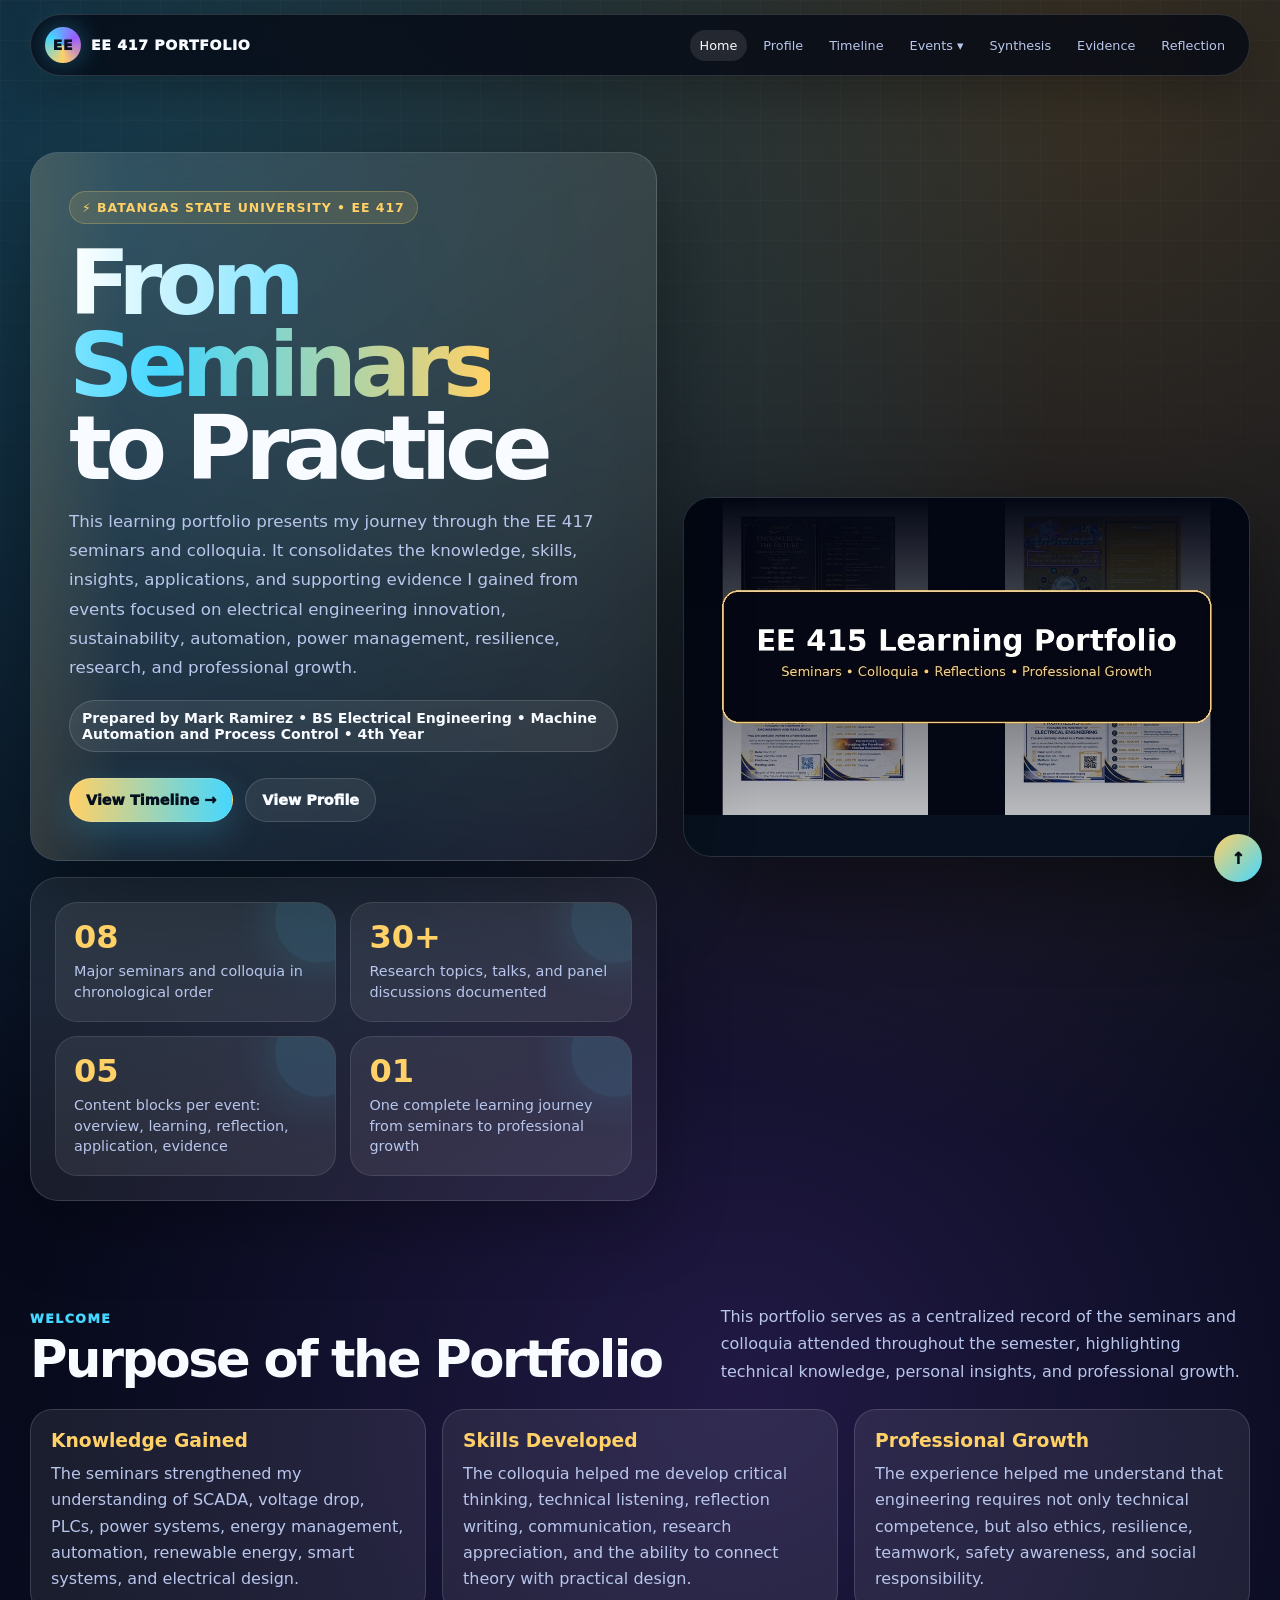
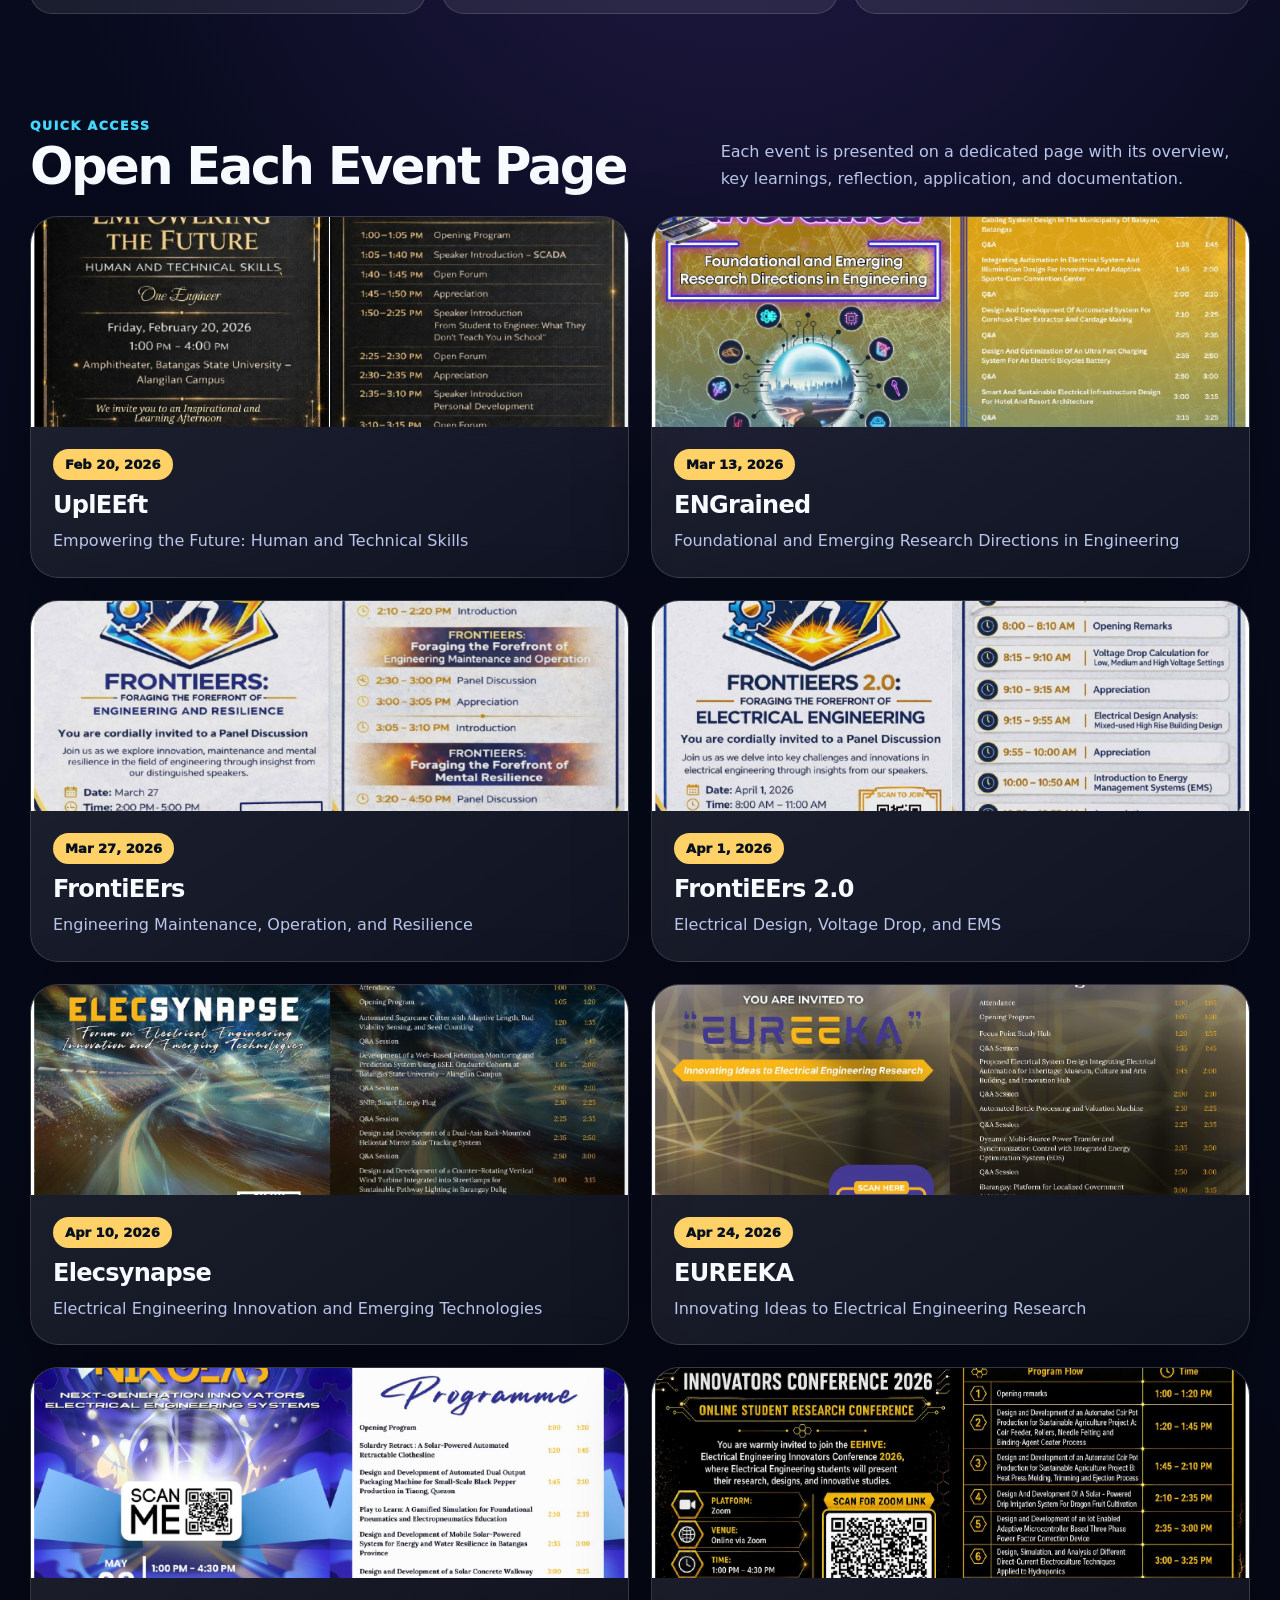
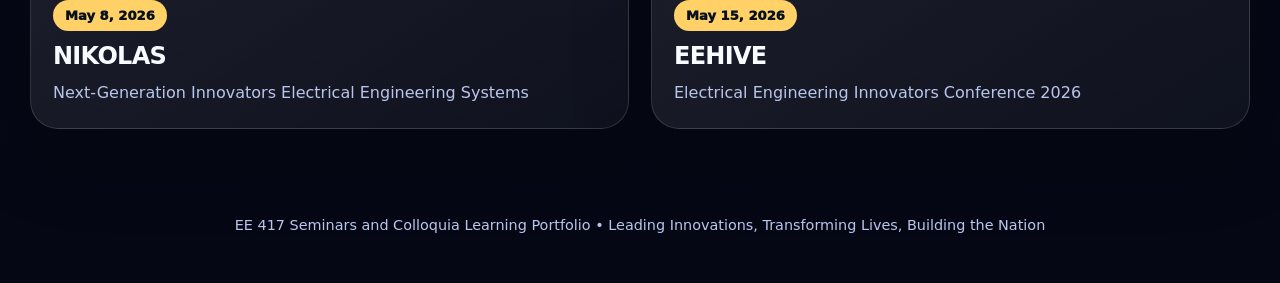
<file: index.html>
<!doctype html>
<html lang="en"><head><meta charset="utf-8"><meta name="viewport" content="width=device-width,initial-scale=1"><title>EE 417 Learning Portfolio</title><link rel="stylesheet" href="assets/css/style.css"></head>
<body>
<nav class="nav">
  <a class="brand" href="index.html"><span class="brand-mark">EE</span> EE 417 Portfolio</a>
  <div class="links">
    <a class="active" href="index.html">Home</a>
    <a class="" href="profile.html">Profile</a>
    <a class="" href="timeline.html">Timeline</a>
    <div class="drop"><button class="dropbtn">Events ▾</button><div class="drop-content">
      <a href="events/upleeft.html">UplEEft</a>
      <a href="events/engrained.html">ENGrained</a>
      <a href="events/frontieers.html">FrontiEErs</a>
      <a href="events/frontieers2.html">FrontiEErs 2.0</a>
      <a href="events/elecsynapse.html">Elecsynapse</a>
      <a href="events/eureeka.html">EUREEKA</a>
      <a href="events/nikolas.html">NIKOLAS</a>
      <a href="events/eehive.html">EEHIVE</a>
    </div></div>
    <a class="" href="synthesis.html">Synthesis</a>
    <a class="" href="gallery.html">Evidence</a>
    <a class="" href="reflection.html">Reflection</a>
  </div>
</nav>
<main class="wrap">
<section class="hero" id="top"><div class="hero-grid"><div><div class="hero-copy glass"><div class="eyebrow">⚡ Batangas State University • EE 417</div><h1><span class="gradient">From Seminars</span><br>to Practice</h1><p class="lead">This learning portfolio presents my journey through the EE 417 seminars and colloquia. It consolidates the knowledge, skills, insights, applications, and supporting evidence I gained from events focused on electrical engineering innovation, sustainability, automation, power management, resilience, research, and professional growth.</p><div class="author-tag">Prepared by Mark Ramirez • BS Electrical Engineering • Machine Automation and Process Control • 4th Year</div><div class="btnrow"><a class="btn primary" href="timeline.html">View Timeline →</a><a class="btn secondary" href="profile.html">View Profile</a></div></div><div class="stats"><div class="stat"><strong>08</strong><span>Major seminars and colloquia in chronological order</span></div><div class="stat"><strong>30+</strong><span>Research topics, talks, and panel discussions documented</span></div><div class="stat"><strong>05</strong><span>Content blocks per event: overview, learning, reflection, application, evidence</span></div><div class="stat"><strong>01</strong><span>One complete learning journey from seminars to professional growth</span></div></div></div><div class="hero-img"><img src="assets/images/hero-collage.jpg" alt="EE 417 event collage"></div></div></section>
<section class="section"><div class="section-head"><div><div class="kicker">Welcome</div><h2>Purpose of the Portfolio</h2></div><p>This portfolio serves as a centralized record of the seminars and colloquia attended throughout the semester, highlighting technical knowledge, personal insights, and professional growth.</p></div><div class="grid"><div class="card"><h3>Knowledge Gained</h3><p>The seminars strengthened my understanding of SCADA, voltage drop, PLCs, power systems, energy management, automation, renewable energy, smart systems, and electrical design.</p></div><div class="card"><h3>Skills Developed</h3><p>The colloquia helped me develop critical thinking, technical listening, reflection writing, communication, research appreciation, and the ability to connect theory with practical design.</p></div><div class="card"><h3>Professional Growth</h3><p>The experience helped me understand that engineering requires not only technical competence, but also ethics, resilience, teamwork, safety awareness, and social responsibility.</p></div></div></section>
<section class="section"><div class="section-head"><div><div class="kicker">Quick Access</div><h2>Open Each Event Page</h2></div><p>Each event is presented on a dedicated page with its overview, key learnings, reflection, application, and documentation.</p></div><div class="event-grid"><a class="event-card" href="events/upleeft.html"><div class="event-img"><img src="assets/images/events/upleeft.png" alt="UplEEft event poster"></div><div class="event-body"><span class="event-date">Feb 20, 2026</span><h3>UplEEft</h3><p>Empowering the Future: Human and Technical Skills</p></div></a>
<a class="event-card" href="events/engrained.html"><div class="event-img"><img src="assets/images/events/engrained.png" alt="ENGrained event poster"></div><div class="event-body"><span class="event-date">Mar 13, 2026</span><h3>ENGrained</h3><p>Foundational and Emerging Research Directions in Engineering</p></div></a>
<a class="event-card" href="events/frontieers.html"><div class="event-img"><img src="assets/images/events/frontieers.png" alt="FrontiEErs event poster"></div><div class="event-body"><span class="event-date">Mar 27, 2026</span><h3>FrontiEErs</h3><p>Engineering Maintenance, Operation, and Resilience</p></div></a>
<a class="event-card" href="events/frontieers2.html"><div class="event-img"><img src="assets/images/events/frontieers2.png" alt="FrontiEErs 2.0 event poster"></div><div class="event-body"><span class="event-date">Apr 1, 2026</span><h3>FrontiEErs 2.0</h3><p>Electrical Design, Voltage Drop, and EMS</p></div></a>
<a class="event-card" href="events/elecsynapse.html"><div class="event-img"><img src="assets/images/events/elecsynapse.png" alt="Elecsynapse event poster"></div><div class="event-body"><span class="event-date">Apr 10, 2026</span><h3>Elecsynapse</h3><p>Electrical Engineering Innovation and Emerging Technologies</p></div></a>
<a class="event-card" href="events/eureeka.html"><div class="event-img"><img src="assets/images/events/eureeka.png" alt="EUREEKA event poster"></div><div class="event-body"><span class="event-date">Apr 24, 2026</span><h3>EUREEKA</h3><p>Innovating Ideas to Electrical Engineering Research</p></div></a>
<a class="event-card" href="events/nikolas.html"><div class="event-img"><img src="assets/images/events/nikolas.png" alt="NIKOLAS event poster"></div><div class="event-body"><span class="event-date">May 8, 2026</span><h3>NIKOLAS</h3><p>Next-Generation Innovators Electrical Engineering Systems</p></div></a>
<a class="event-card" href="events/eehive.html"><div class="event-img"><img src="assets/images/events/eehive.png" alt="EEHIVE event poster"></div><div class="event-body"><span class="event-date">May 15, 2026</span><h3>EEHIVE</h3><p>Electrical Engineering Innovators Conference 2026</p></div></a></div></section>
</main><footer class="footer"><div class="wrap">EE 417 Seminars and Colloquia Learning Portfolio • Leading Innovations, Transforming Lives, Building the Nation</div></footer><a class="backtop" href="#top">↑</a></body></html>
</file>
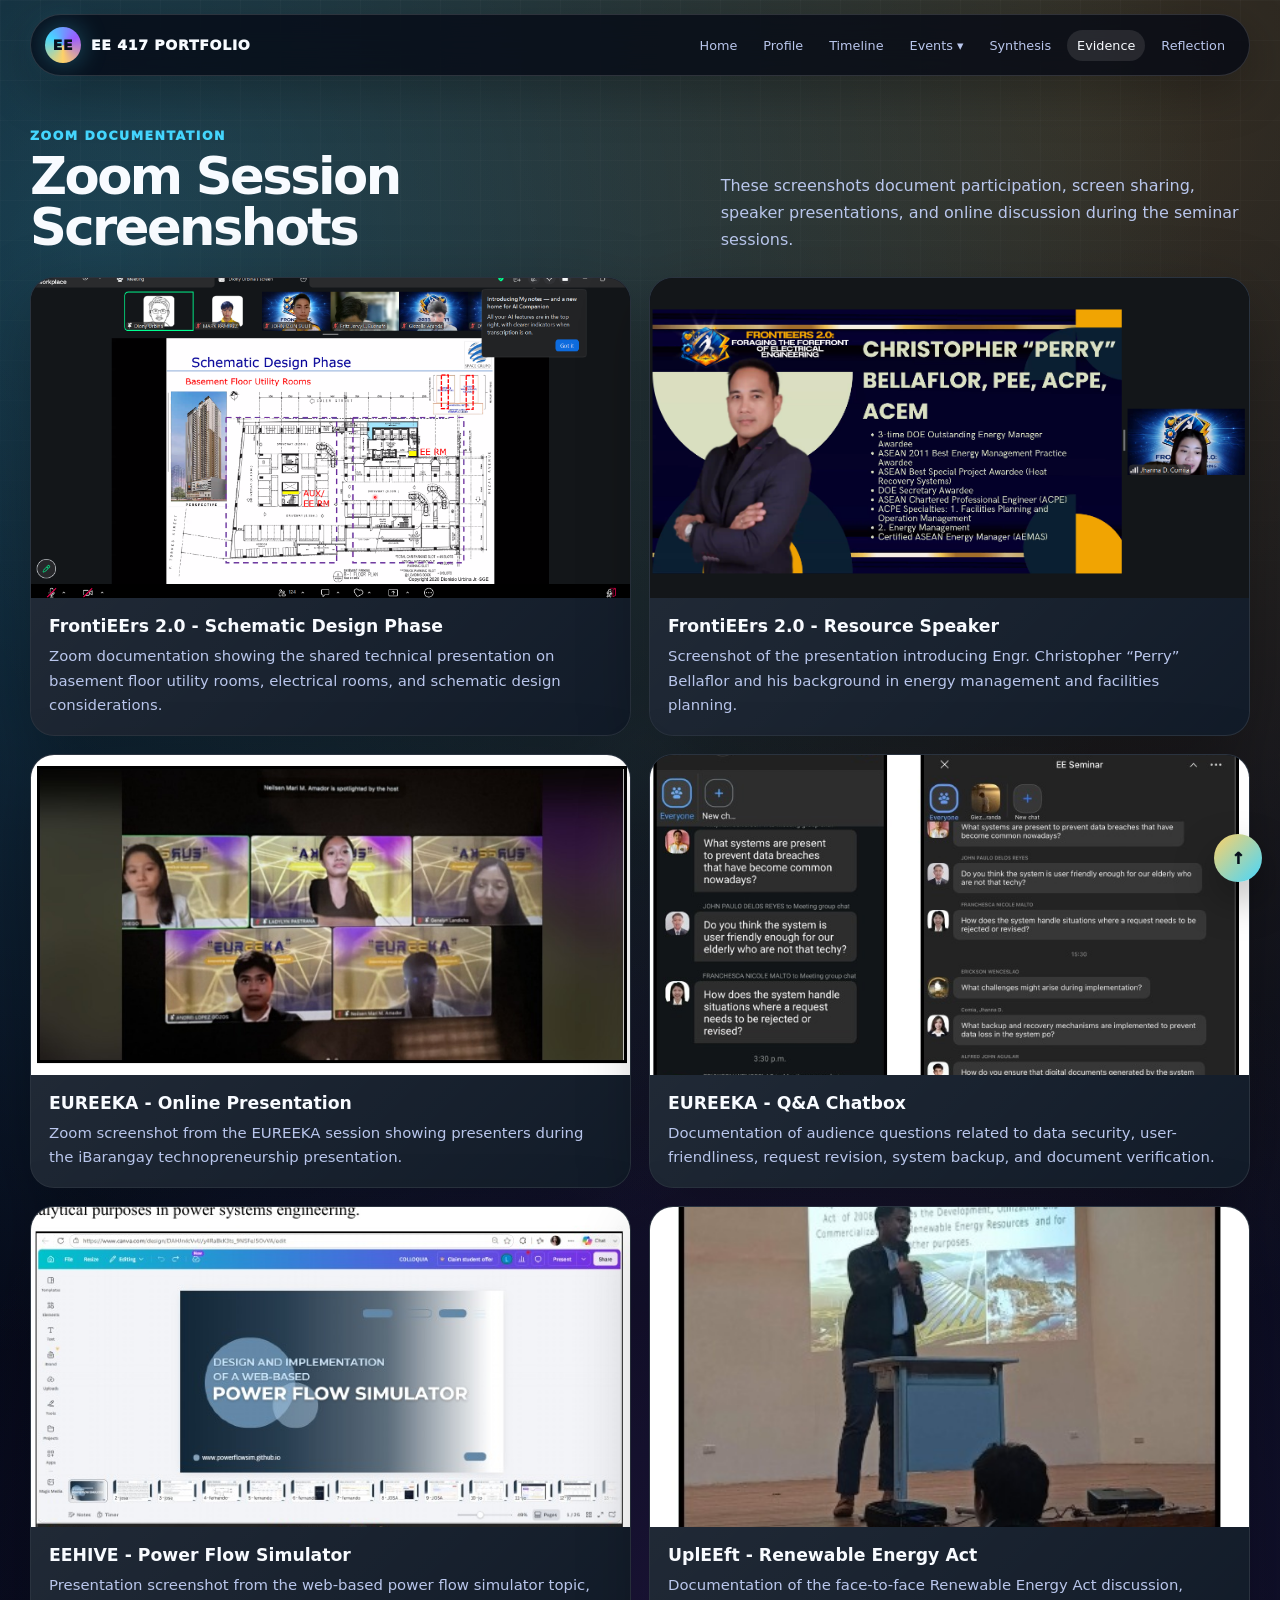
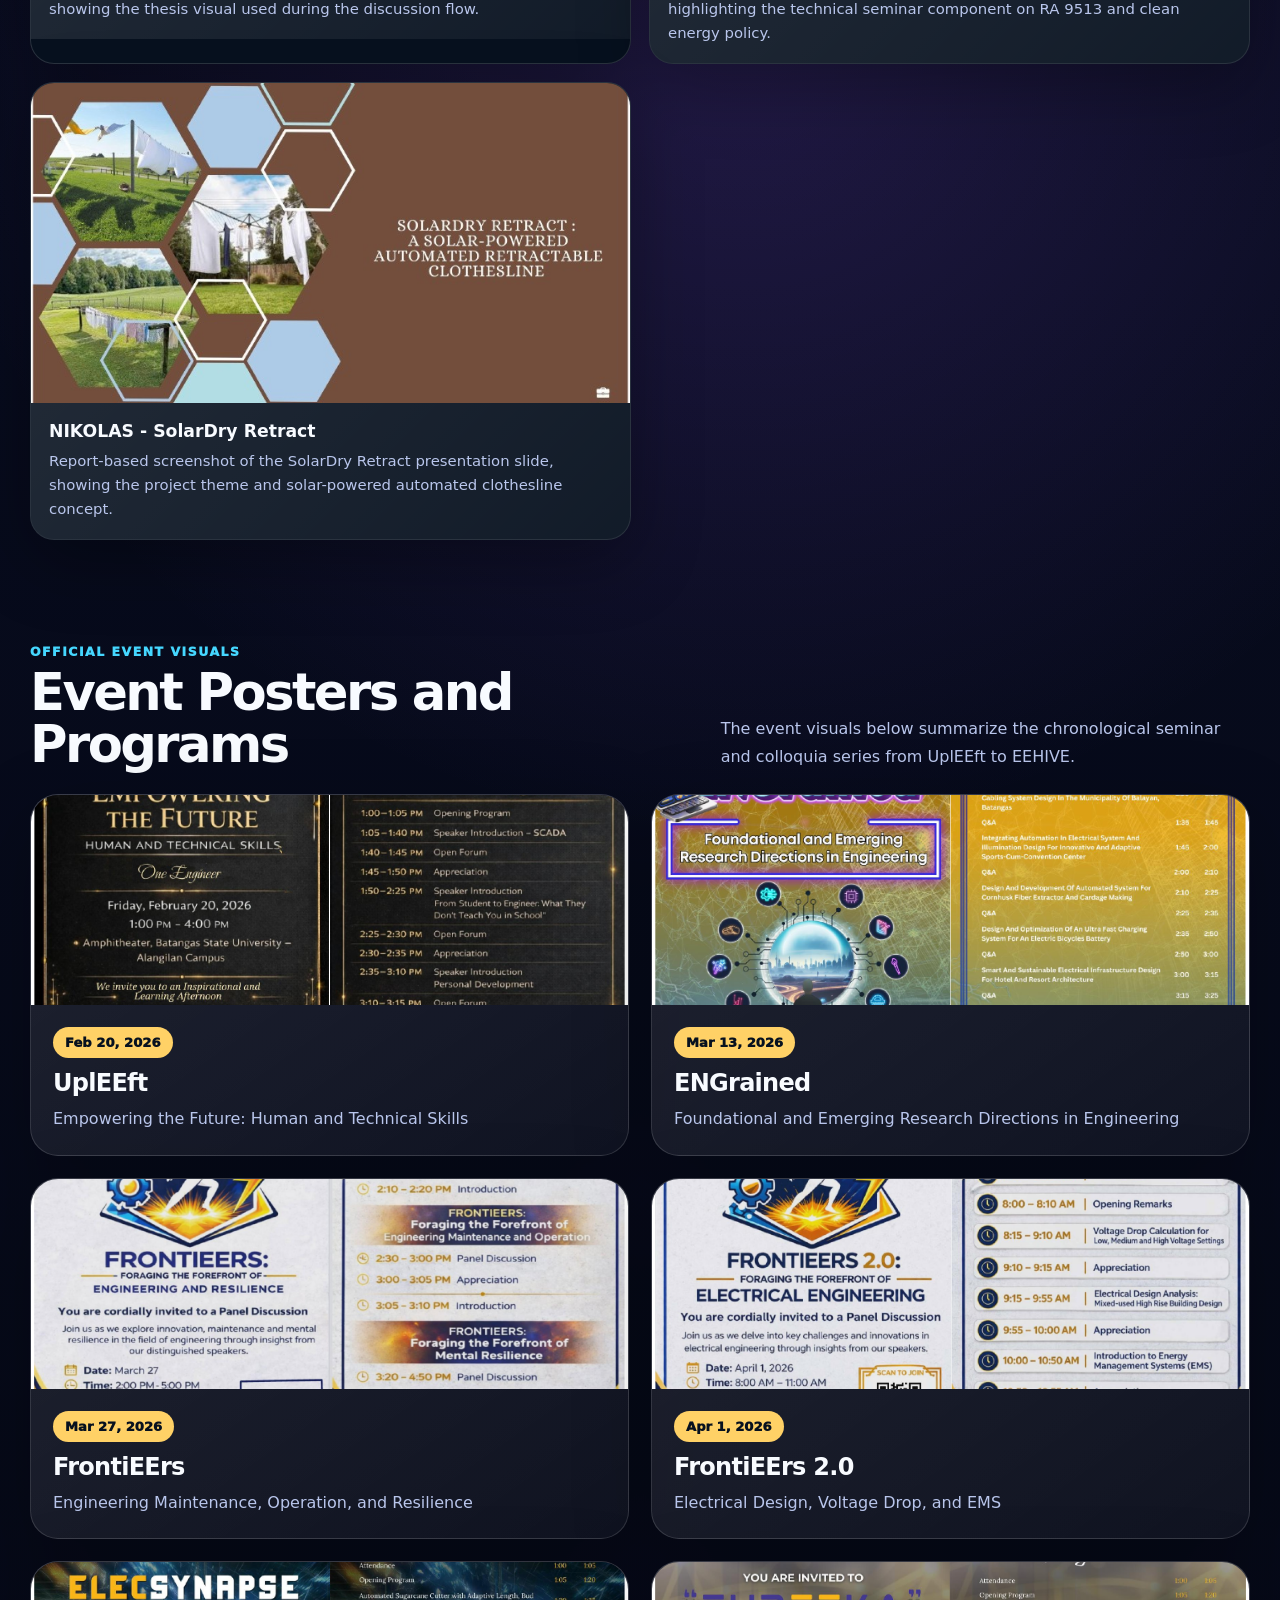
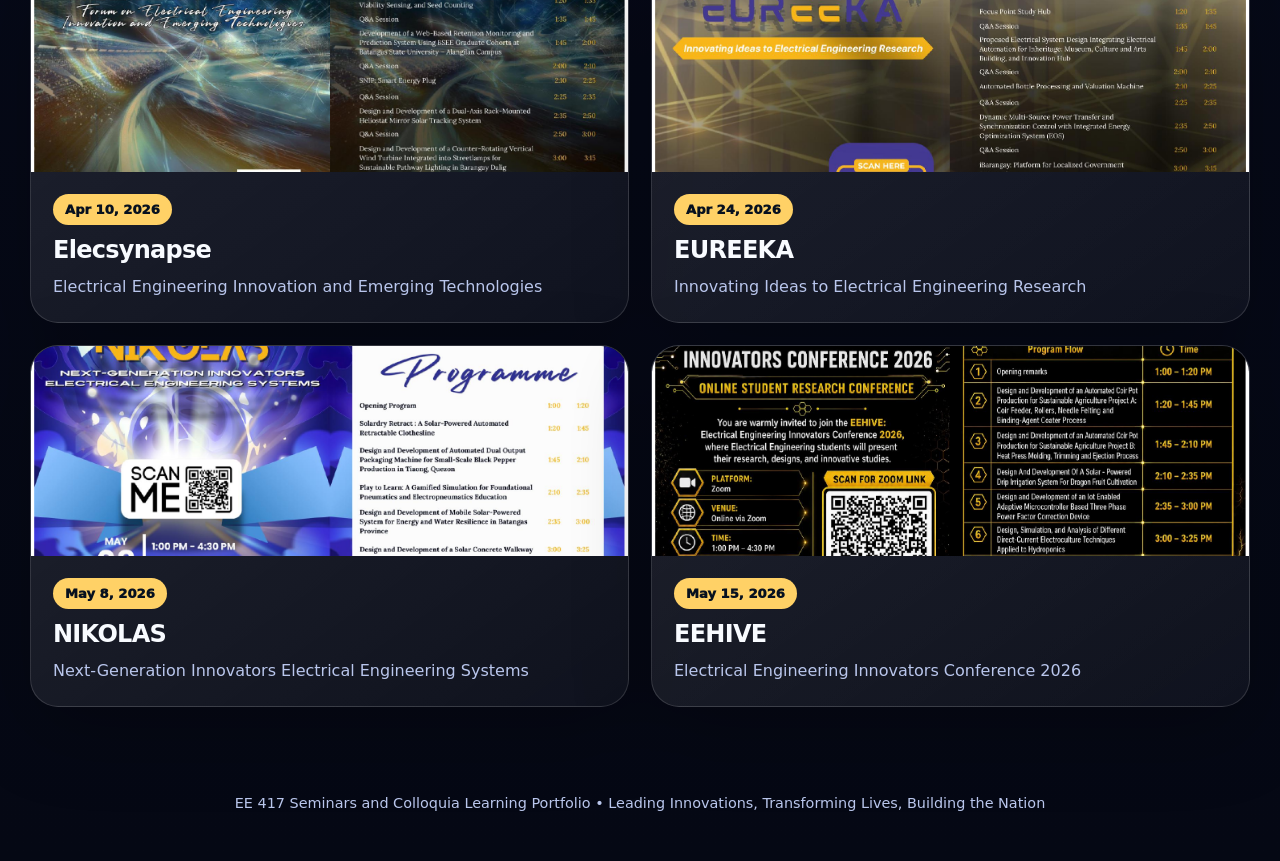
<file: gallery.html>
<!doctype html>
<html lang="en"><head><meta charset="utf-8"><meta name="viewport" content="width=device-width,initial-scale=1"><title>Evidence Gallery - EE 417</title><link rel="stylesheet" href="assets/css/style.css"></head>
<body>
<nav class="nav">
  <a class="brand" href="index.html"><span class="brand-mark">EE</span> EE 417 Portfolio</a>
  <div class="links">
    <a class="" href="index.html">Home</a>
    <a class="" href="profile.html">Profile</a>
    <a class="" href="timeline.html">Timeline</a>
    <div class="drop"><button class="dropbtn">Events ▾</button><div class="drop-content">
      <a href="events/upleeft.html">UplEEft</a>
      <a href="events/engrained.html">ENGrained</a>
      <a href="events/frontieers.html">FrontiEErs</a>
      <a href="events/frontieers2.html">FrontiEErs 2.0</a>
      <a href="events/elecsynapse.html">Elecsynapse</a>
      <a href="events/eureeka.html">EUREEKA</a>
      <a href="events/nikolas.html">NIKOLAS</a>
      <a href="events/eehive.html">EEHIVE</a>
    </div></div>
    <a class="" href="synthesis.html">Synthesis</a>
    <a class="active" href="gallery.html">Evidence</a>
    <a class="" href="reflection.html">Reflection</a>
  </div>
</nav>
<main class="wrap">
<section class="section" id="top"><div class="section-head"><div><div class="kicker">Zoom Documentation</div><h2>Zoom Session Screenshots</h2></div><p>These screenshots document participation, screen sharing, speaker presentations, and online discussion during the seminar sessions.</p></div>
<div class="evidence-grid">
  <div class="evidence-shot"><img src="assets/images/evidence/frontieers2_zoom_floorplan.png" alt="FrontiEErs 2.0 Zoom screenshot showing schematic design phase"><div class="shot-text"><h3>FrontiEErs 2.0 - Schematic Design Phase</h3><p>Zoom documentation showing the shared technical presentation on basement floor utility rooms, electrical rooms, and schematic design considerations.</p></div></div>
  <div class="evidence-shot"><img src="assets/images/evidence/frontieers2_speaker.png" alt="FrontiEErs 2.0 speaker profile screenshot"><div class="shot-text"><h3>FrontiEErs 2.0 - Resource Speaker</h3><p>Screenshot of the presentation introducing Engr. Christopher “Perry” Bellaflor and his background in energy management and facilities planning.</p></div></div>
  <div class="evidence-shot"><img src="assets/images/evidence/eureeka_zoom_presentation.jpg" alt="EUREEKA Zoom presentation screenshot"><div class="shot-text"><h3>EUREEKA - Online Presentation</h3><p>Zoom screenshot from the EUREEKA session showing presenters during the iBarangay technopreneurship presentation.</p></div></div>
  <div class="evidence-shot"><img src="assets/images/evidence/eureeka_chat_questions.jpg" alt="EUREEKA chat questions screenshot"><div class="shot-text"><h3>EUREEKA - Q&A Chatbox</h3><p>Documentation of audience questions related to data security, user-friendliness, request revision, system backup, and document verification.</p></div></div>
  <div class="evidence-shot"><img src="assets/images/evidence/eehive_powerflow_simulator.jpg" alt="EEHIVE power flow simulator screenshot"><div class="shot-text"><h3>EEHIVE - Power Flow Simulator</h3><p>Presentation screenshot from the web-based power flow simulator topic, showing the thesis visual used during the discussion flow.</p></div></div>
  <div class="evidence-shot"><img src="assets/images/evidence/upleeft_renewable_act.jpg" alt="UplEEft Renewable Energy Act presentation"><div class="shot-text"><h3>UplEEft - Renewable Energy Act</h3><p>Documentation of the face-to-face Renewable Energy Act discussion, highlighting the technical seminar component on RA 9513 and clean energy policy.</p></div></div>
  <div class="evidence-shot"><img src="assets/images/evidence/nikolas_solardry_slide.jpg" alt="NIKOLAS SolarDry Retract presentation"><div class="shot-text"><h3>NIKOLAS - SolarDry Retract</h3><p>Report-based screenshot of the SolarDry Retract presentation slide, showing the project theme and solar-powered automated clothesline concept.</p></div></div>
</div></section>
<section class="section"><div class="section-head"><div><div class="kicker">Official Event Visuals</div><h2>Event Posters and Programs</h2></div><p>The event visuals below summarize the chronological seminar and colloquia series from UplEEft to EEHIVE.</p></div><div class="event-grid"><a class="event-card" href="events/upleeft.html"><div class="event-img"><img src="assets/images/events/upleeft.png" alt="UplEEft event poster"></div><div class="event-body"><span class="event-date">Feb 20, 2026</span><h3>UplEEft</h3><p>Empowering the Future: Human and Technical Skills</p></div></a>
<a class="event-card" href="events/engrained.html"><div class="event-img"><img src="assets/images/events/engrained.png" alt="ENGrained event poster"></div><div class="event-body"><span class="event-date">Mar 13, 2026</span><h3>ENGrained</h3><p>Foundational and Emerging Research Directions in Engineering</p></div></a>
<a class="event-card" href="events/frontieers.html"><div class="event-img"><img src="assets/images/events/frontieers.png" alt="FrontiEErs event poster"></div><div class="event-body"><span class="event-date">Mar 27, 2026</span><h3>FrontiEErs</h3><p>Engineering Maintenance, Operation, and Resilience</p></div></a>
<a class="event-card" href="events/frontieers2.html"><div class="event-img"><img src="assets/images/events/frontieers2.png" alt="FrontiEErs 2.0 event poster"></div><div class="event-body"><span class="event-date">Apr 1, 2026</span><h3>FrontiEErs 2.0</h3><p>Electrical Design, Voltage Drop, and EMS</p></div></a>
<a class="event-card" href="events/elecsynapse.html"><div class="event-img"><img src="assets/images/events/elecsynapse.png" alt="Elecsynapse event poster"></div><div class="event-body"><span class="event-date">Apr 10, 2026</span><h3>Elecsynapse</h3><p>Electrical Engineering Innovation and Emerging Technologies</p></div></a>
<a class="event-card" href="events/eureeka.html"><div class="event-img"><img src="assets/images/events/eureeka.png" alt="EUREEKA event poster"></div><div class="event-body"><span class="event-date">Apr 24, 2026</span><h3>EUREEKA</h3><p>Innovating Ideas to Electrical Engineering Research</p></div></a>
<a class="event-card" href="events/nikolas.html"><div class="event-img"><img src="assets/images/events/nikolas.png" alt="NIKOLAS event poster"></div><div class="event-body"><span class="event-date">May 8, 2026</span><h3>NIKOLAS</h3><p>Next-Generation Innovators Electrical Engineering Systems</p></div></a>
<a class="event-card" href="events/eehive.html"><div class="event-img"><img src="assets/images/events/eehive.png" alt="EEHIVE event poster"></div><div class="event-body"><span class="event-date">May 15, 2026</span><h3>EEHIVE</h3><p>Electrical Engineering Innovators Conference 2026</p></div></a>
</div></section>
</main><footer class="footer"><div class="wrap">EE 417 Seminars and Colloquia Learning Portfolio • Leading Innovations, Transforming Lives, Building the Nation</div></footer><a class="backtop" href="#top">↑</a></body></html>
</file>
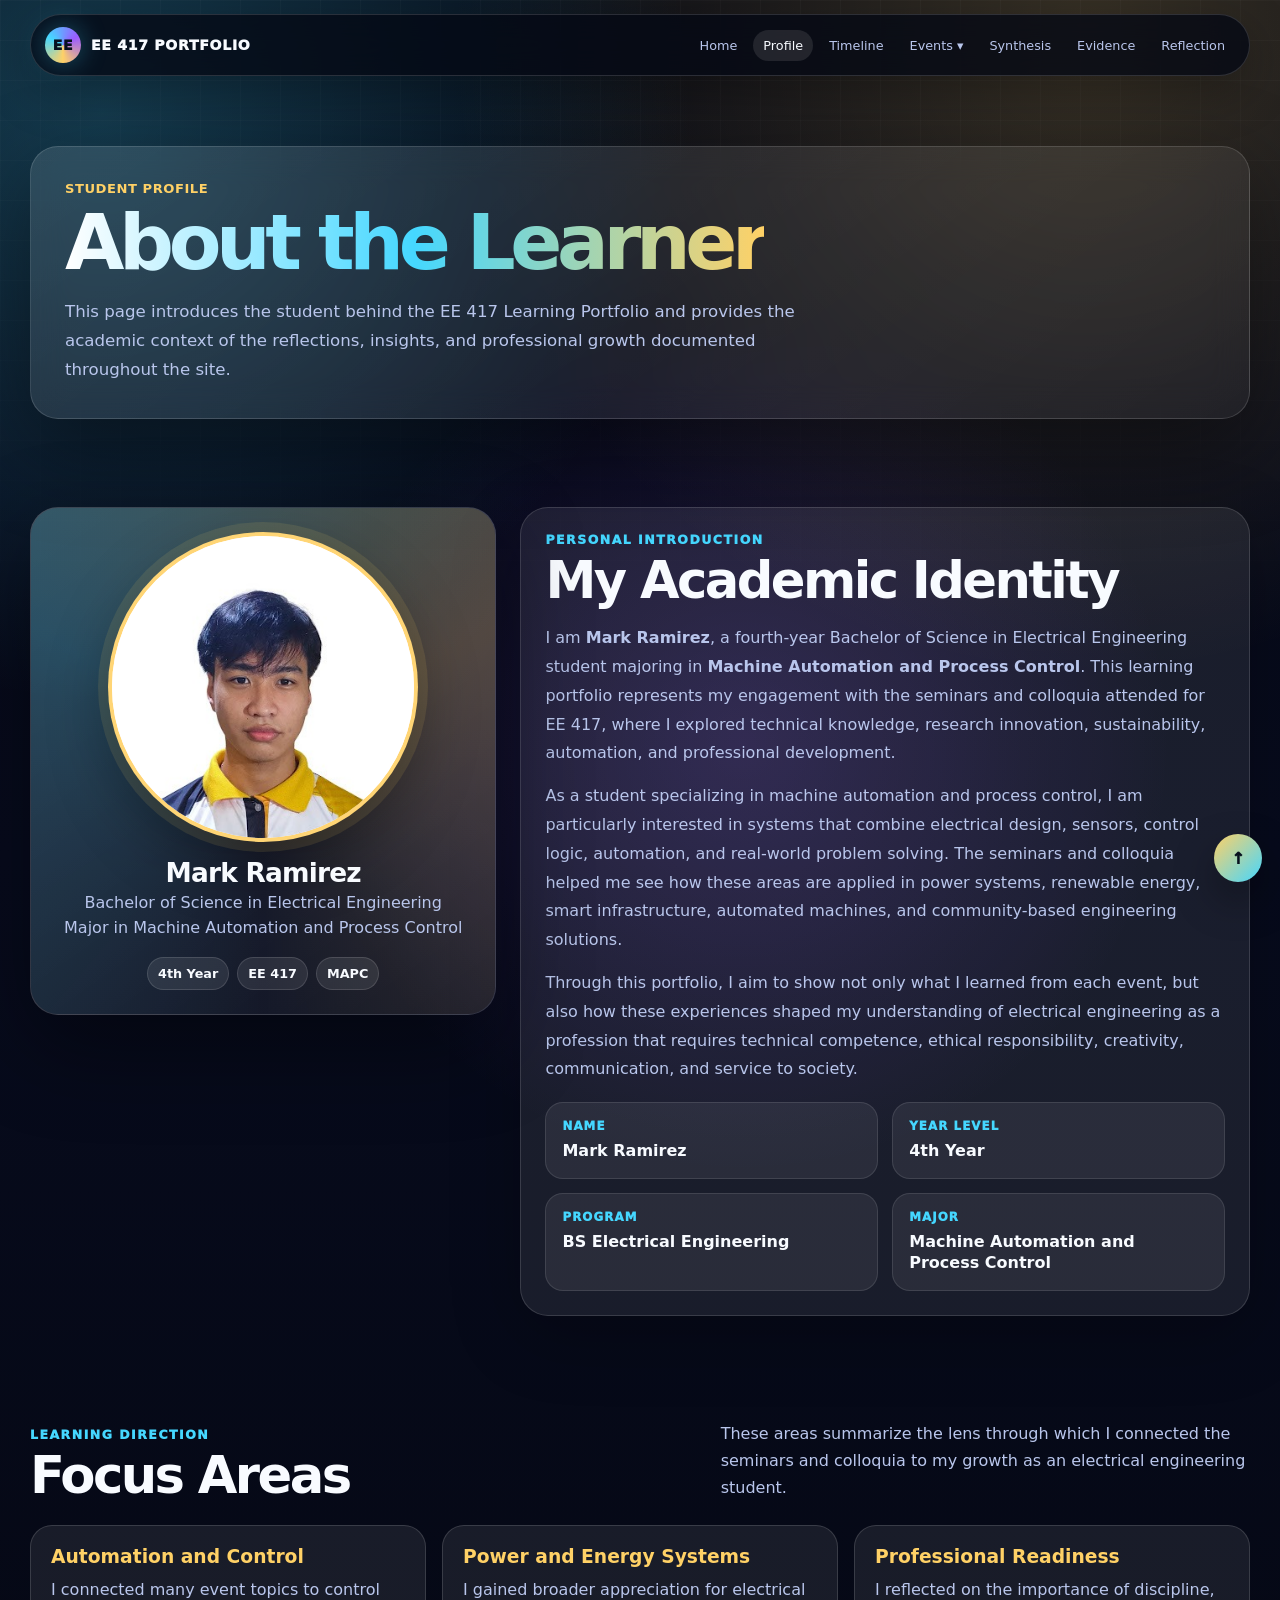
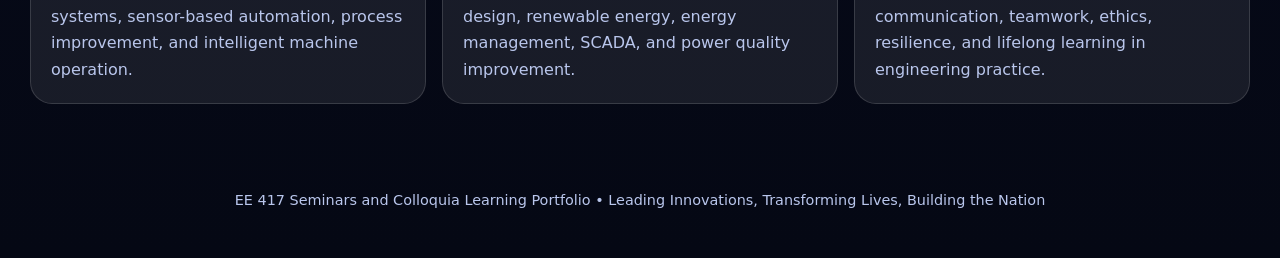
<file: profile.html>
<!doctype html>
<html lang="en"><head><meta charset="utf-8"><meta name="viewport" content="width=device-width,initial-scale=1"><title>Profile - EE 417 Learning Portfolio</title><link rel="stylesheet" href="assets/css/style.css"></head>
<body>
<nav class="nav">
  <a class="brand" href="index.html"><span class="brand-mark">EE</span> EE 417 Portfolio</a>
  <div class="links">
    <a class="" href="index.html">Home</a>
    <a class="active" href="profile.html">Profile</a>
    <a class="" href="timeline.html">Timeline</a>
    <div class="drop"><button class="dropbtn">Events ▾</button><div class="drop-content">
      <a href="events/upleeft.html">UplEEft</a>
      <a href="events/engrained.html">ENGrained</a>
      <a href="events/frontieers.html">FrontiEErs</a>
      <a href="events/frontieers2.html">FrontiEErs 2.0</a>
      <a href="events/elecsynapse.html">Elecsynapse</a>
      <a href="events/eureeka.html">EUREEKA</a>
      <a href="events/nikolas.html">NIKOLAS</a>
      <a href="events/eehive.html">EEHIVE</a>
    </div></div>
    <a class="" href="synthesis.html">Synthesis</a>
    <a class="" href="gallery.html">Evidence</a>
    <a class="" href="reflection.html">Reflection</a>
  </div>
</nav>
<main class="wrap">
<section class="page-hero" id="top">
  <div class="page-card glass">
    <div class="meta">Student Profile</div>
    <h1><span class="gradient">About the Learner</span></h1>
    <p class="lead">This page introduces the student behind the EE 417 Learning Portfolio and provides the academic context of the reflections, insights, and professional growth documented throughout the site.</p>
  </div>
</section>

<section class="section">
  <div class="profile-layout">
    <aside class="profile-photo-card">
      <div class="profile-photo"><img src="assets/images/profile-mark-ramirez.jpg" alt="Profile photo of Mark Ramirez"></div>
      <h2 class="profile-name">Mark Ramirez</h2>
      <p class="profile-course">Bachelor of Science in Electrical Engineering<br>Major in Machine Automation and Process Control</p>
      <div class="profile-badge-row">
        <span class="profile-badge">4th Year</span>
        <span class="profile-badge">EE 417</span>
        <span class="profile-badge">MAPC</span>
      </div>
    </aside>

    <div class="profile-statement">
      <div class="section-head" style="margin-bottom:18px"><div><div class="kicker">Personal Introduction</div><h2>My Academic Identity</h2></div></div>
      <p>I am <strong>Mark Ramirez</strong>, a fourth-year Bachelor of Science in Electrical Engineering student majoring in <strong>Machine Automation and Process Control</strong>. This learning portfolio represents my engagement with the seminars and colloquia attended for EE 417, where I explored technical knowledge, research innovation, sustainability, automation, and professional development.</p>
      <p>As a student specializing in machine automation and process control, I am particularly interested in systems that combine electrical design, sensors, control logic, automation, and real-world problem solving. The seminars and colloquia helped me see how these areas are applied in power systems, renewable energy, smart infrastructure, automated machines, and community-based engineering solutions.</p>
      <p>Through this portfolio, I aim to show not only what I learned from each event, but also how these experiences shaped my understanding of electrical engineering as a profession that requires technical competence, ethical responsibility, creativity, communication, and service to society.</p>

      <div class="profile-info-grid">
        <div class="profile-info"><span>Name</span><strong>Mark Ramirez</strong></div>
        <div class="profile-info"><span>Year Level</span><strong>4th Year</strong></div>
        <div class="profile-info"><span>Program</span><strong>BS Electrical Engineering</strong></div>
        <div class="profile-info"><span>Major</span><strong>Machine Automation and Process Control</strong></div>
      </div>
    </div>
  </div>
</section>

<section class="section">
  <div class="section-head"><div><div class="kicker">Learning Direction</div><h2>Focus Areas</h2></div><p>These areas summarize the lens through which I connected the seminars and colloquia to my growth as an electrical engineering student.</p></div>
  <div class="grid">
    <div class="card"><h3>Automation and Control</h3><p>I connected many event topics to control systems, sensor-based automation, process improvement, and intelligent machine operation.</p></div>
    <div class="card"><h3>Power and Energy Systems</h3><p>I gained broader appreciation for electrical design, renewable energy, energy management, SCADA, and power quality improvement.</p></div>
    <div class="card"><h3>Professional Readiness</h3><p>I reflected on the importance of discipline, communication, teamwork, ethics, resilience, and lifelong learning in engineering practice.</p></div>
  </div>
</section>
</main><footer class="footer"><div class="wrap">EE 417 Seminars and Colloquia Learning Portfolio • Leading Innovations, Transforming Lives, Building the Nation</div></footer><a class="backtop" href="#top">↑</a></body></html>
</file>
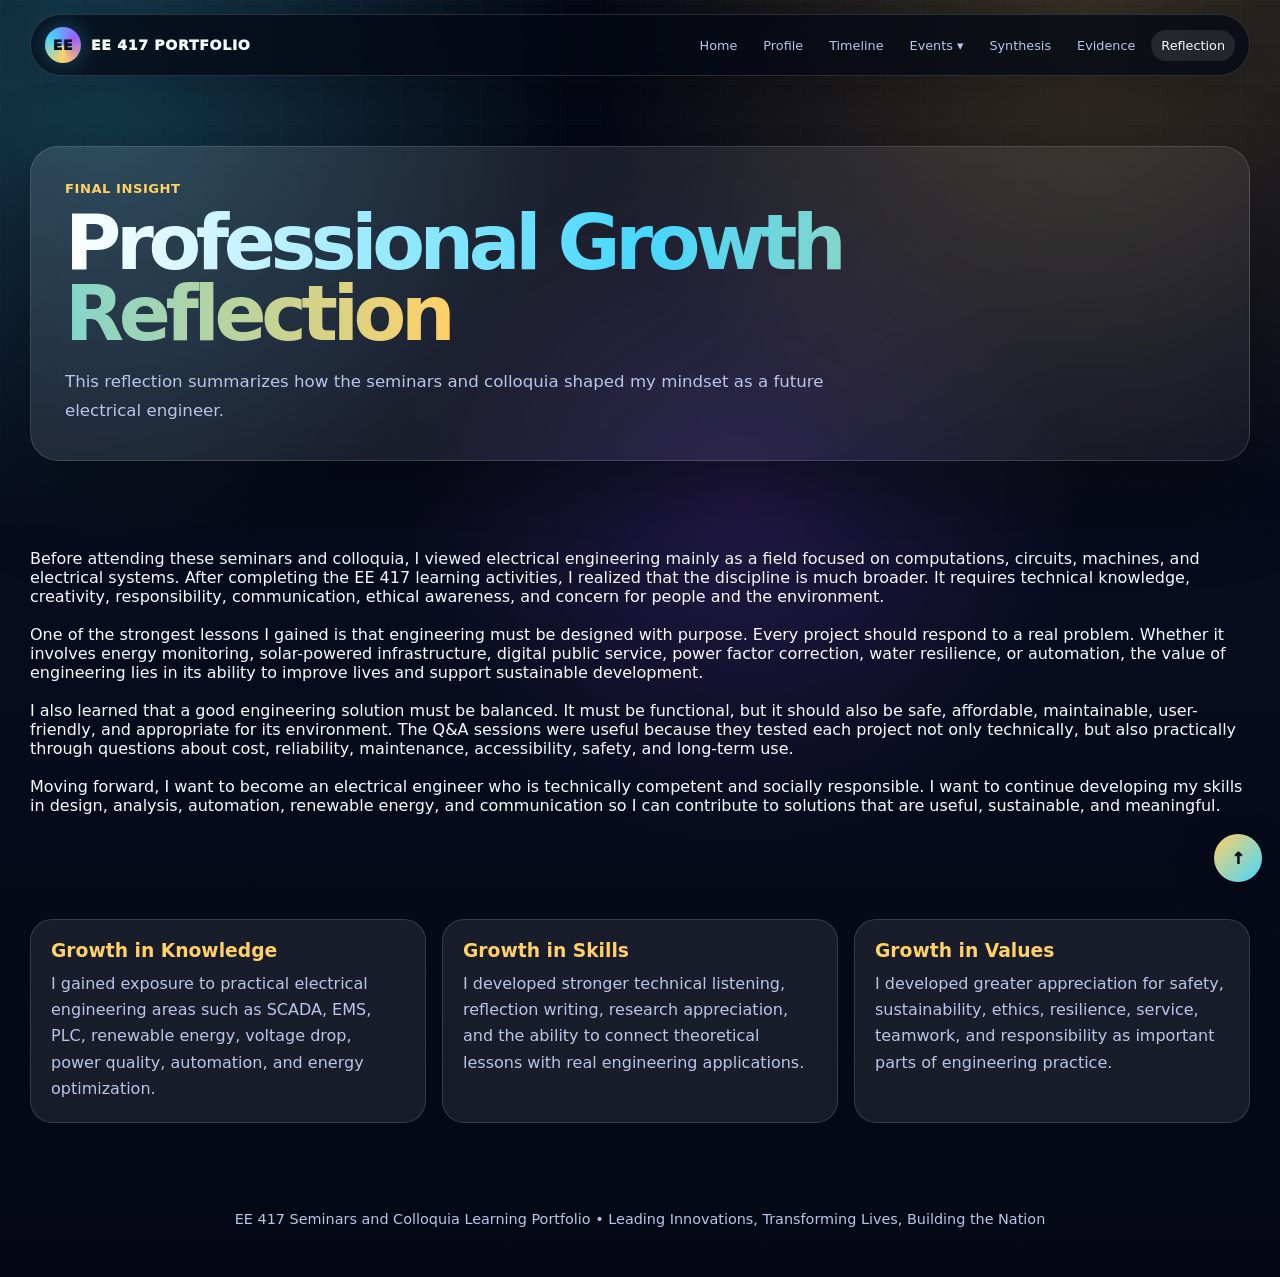
<file: reflection.html>
<!doctype html>
<html lang="en"><head><meta charset="utf-8"><meta name="viewport" content="width=device-width,initial-scale=1"><title>Professional Growth Reflection - EE 417</title><link rel="stylesheet" href="assets/css/style.css"></head>
<body>
<nav class="nav">
  <a class="brand" href="index.html"><span class="brand-mark">EE</span> EE 417 Portfolio</a>
  <div class="links">
    <a class="" href="index.html">Home</a>
    <a class="" href="profile.html">Profile</a>
    <a class="" href="timeline.html">Timeline</a>
    <div class="drop"><button class="dropbtn">Events ▾</button><div class="drop-content">
      <a href="events/upleeft.html">UplEEft</a>
      <a href="events/engrained.html">ENGrained</a>
      <a href="events/frontieers.html">FrontiEErs</a>
      <a href="events/frontieers2.html">FrontiEErs 2.0</a>
      <a href="events/elecsynapse.html">Elecsynapse</a>
      <a href="events/eureeka.html">EUREEKA</a>
      <a href="events/nikolas.html">NIKOLAS</a>
      <a href="events/eehive.html">EEHIVE</a>
    </div></div>
    <a class="" href="synthesis.html">Synthesis</a>
    <a class="" href="gallery.html">Evidence</a>
    <a class="active" href="reflection.html">Reflection</a>
  </div>
</nav>
<main class="wrap">
<section class="page-hero" id="top"><div class="page-card glass"><div class="meta">Final Insight</div><h1><span class="gradient">Professional Growth Reflection</span></h1><p class="lead">This reflection summarizes how the seminars and colloquia shaped my mindset as a future electrical engineer.</p></div></section>
<section class="section"><div class="closing"><p>Before attending these seminars and colloquia, I viewed electrical engineering mainly as a field focused on computations, circuits, machines, and electrical systems. After completing the EE 417 learning activities, I realized that the discipline is much broader. It requires technical knowledge, creativity, responsibility, communication, ethical awareness, and concern for people and the environment.</p><br><p>One of the strongest lessons I gained is that engineering must be designed with purpose. Every project should respond to a real problem. Whether it involves energy monitoring, solar-powered infrastructure, digital public service, power factor correction, water resilience, or automation, the value of engineering lies in its ability to improve lives and support sustainable development.</p><br><p>I also learned that a good engineering solution must be balanced. It must be functional, but it should also be safe, affordable, maintainable, user-friendly, and appropriate for its environment. The Q&A sessions were useful because they tested each project not only technically, but also practically through questions about cost, reliability, maintenance, accessibility, safety, and long-term use.</p><br><p>Moving forward, I want to become an electrical engineer who is technically competent and socially responsible. I want to continue developing my skills in design, analysis, automation, renewable energy, and communication so I can contribute to solutions that are useful, sustainable, and meaningful.</p></div></section>
<section class="section"><div class="grid"><div class="card"><h3>Growth in Knowledge</h3><p>I gained exposure to practical electrical engineering areas such as SCADA, EMS, PLC, renewable energy, voltage drop, power quality, automation, and energy optimization.</p></div><div class="card"><h3>Growth in Skills</h3><p>I developed stronger technical listening, reflection writing, research appreciation, and the ability to connect theoretical lessons with real engineering applications.</p></div><div class="card"><h3>Growth in Values</h3><p>I developed greater appreciation for safety, sustainability, ethics, resilience, service, teamwork, and responsibility as important parts of engineering practice.</p></div></div></section>
</main><footer class="footer"><div class="wrap">EE 417 Seminars and Colloquia Learning Portfolio • Leading Innovations, Transforming Lives, Building the Nation</div></footer><a class="backtop" href="#top">↑</a></body></html>
</file>
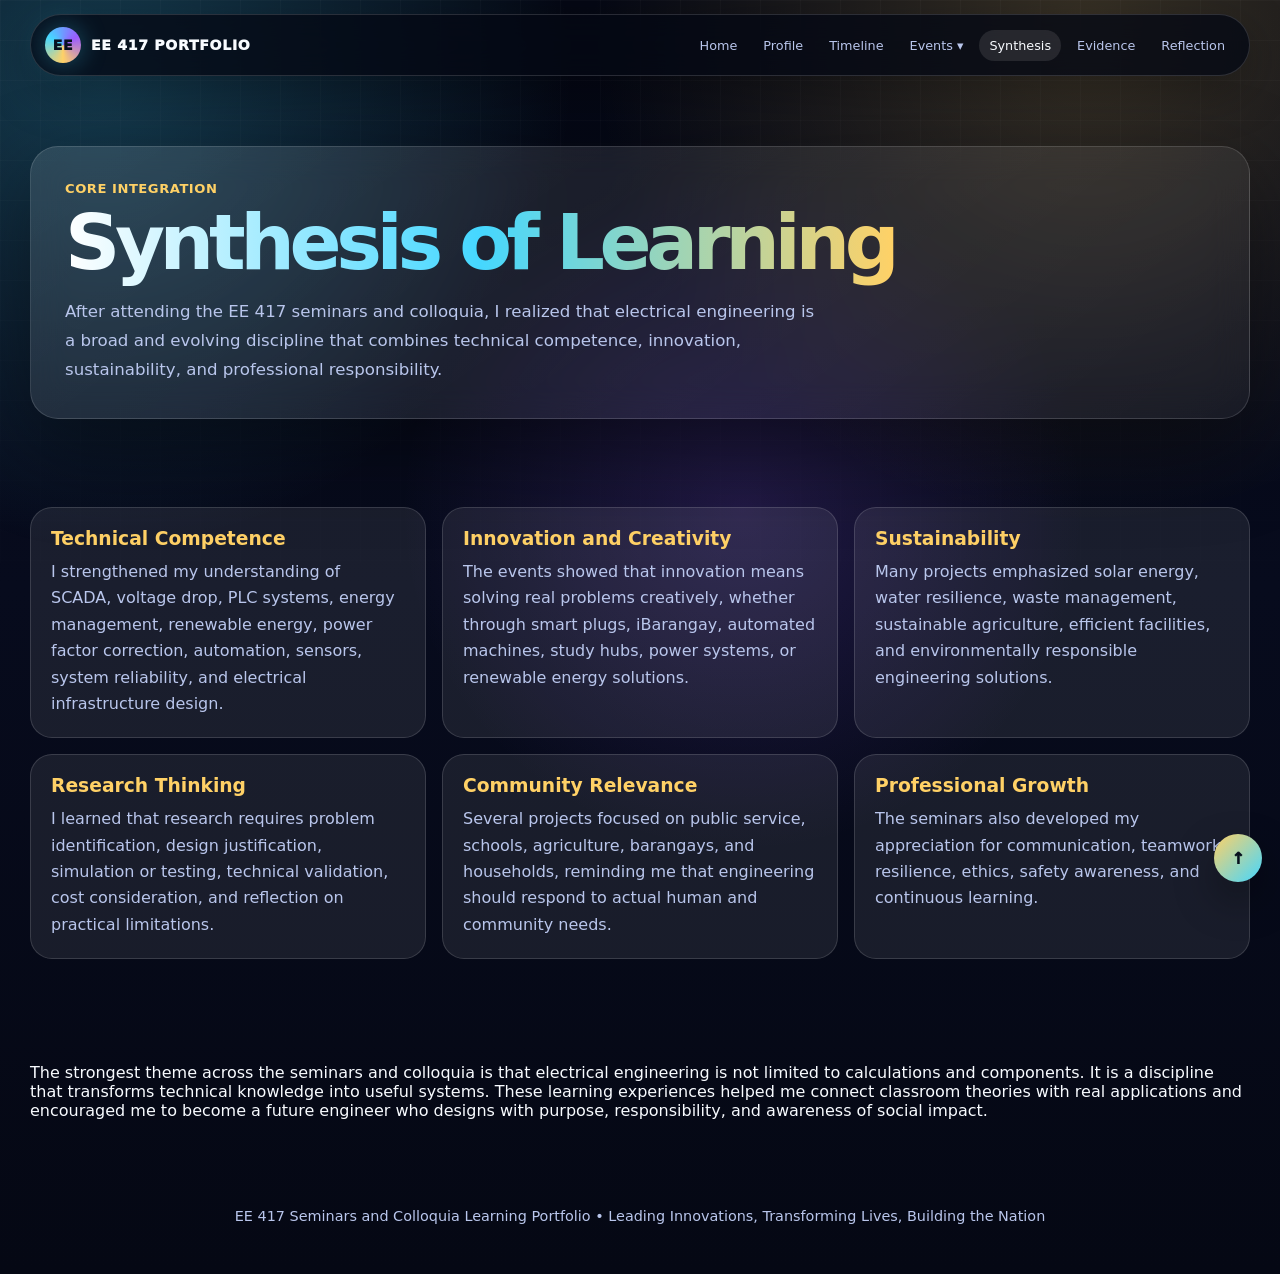
<file: synthesis.html>
<!doctype html>
<html lang="en"><head><meta charset="utf-8"><meta name="viewport" content="width=device-width,initial-scale=1"><title>Synthesis of Learning - EE 417</title><link rel="stylesheet" href="assets/css/style.css"></head>
<body>
<nav class="nav">
  <a class="brand" href="index.html"><span class="brand-mark">EE</span> EE 417 Portfolio</a>
  <div class="links">
    <a class="" href="index.html">Home</a>
    <a class="" href="profile.html">Profile</a>
    <a class="" href="timeline.html">Timeline</a>
    <div class="drop"><button class="dropbtn">Events ▾</button><div class="drop-content">
      <a href="events/upleeft.html">UplEEft</a>
      <a href="events/engrained.html">ENGrained</a>
      <a href="events/frontieers.html">FrontiEErs</a>
      <a href="events/frontieers2.html">FrontiEErs 2.0</a>
      <a href="events/elecsynapse.html">Elecsynapse</a>
      <a href="events/eureeka.html">EUREEKA</a>
      <a href="events/nikolas.html">NIKOLAS</a>
      <a href="events/eehive.html">EEHIVE</a>
    </div></div>
    <a class="active" href="synthesis.html">Synthesis</a>
    <a class="" href="gallery.html">Evidence</a>
    <a class="" href="reflection.html">Reflection</a>
  </div>
</nav>
<main class="wrap">
<section class="page-hero" id="top"><div class="page-card glass"><div class="meta">Core Integration</div><h1><span class="gradient">Synthesis of Learning</span></h1><p class="lead">After attending the EE 417 seminars and colloquia, I realized that electrical engineering is a broad and evolving discipline that combines technical competence, innovation, sustainability, and professional responsibility.</p></div></section>
<section class="section"><div class="grid"><div class="card"><h3>Technical Competence</h3><p>I strengthened my understanding of SCADA, voltage drop, PLC systems, energy management, renewable energy, power factor correction, automation, sensors, system reliability, and electrical infrastructure design.</p></div><div class="card"><h3>Innovation and Creativity</h3><p>The events showed that innovation means solving real problems creatively, whether through smart plugs, iBarangay, automated machines, study hubs, power systems, or renewable energy solutions.</p></div><div class="card"><h3>Sustainability</h3><p>Many projects emphasized solar energy, water resilience, waste management, sustainable agriculture, efficient facilities, and environmentally responsible engineering solutions.</p></div><div class="card"><h3>Research Thinking</h3><p>I learned that research requires problem identification, design justification, simulation or testing, technical validation, cost consideration, and reflection on practical limitations.</p></div><div class="card"><h3>Community Relevance</h3><p>Several projects focused on public service, schools, agriculture, barangays, and households, reminding me that engineering should respond to actual human and community needs.</p></div><div class="card"><h3>Professional Growth</h3><p>The seminars also developed my appreciation for communication, teamwork, resilience, ethics, safety awareness, and continuous learning.</p></div></div></section>
<section class="section"><div class="closing"><p>The strongest theme across the seminars and colloquia is that electrical engineering is not limited to calculations and components. It is a discipline that transforms technical knowledge into useful systems. These learning experiences helped me connect classroom theories with real applications and encouraged me to become a future engineer who designs with purpose, responsibility, and awareness of social impact.</p></div></section>
</main><footer class="footer"><div class="wrap">EE 417 Seminars and Colloquia Learning Portfolio • Leading Innovations, Transforming Lives, Building the Nation</div></footer><a class="backtop" href="#top">↑</a></body></html>
</file>
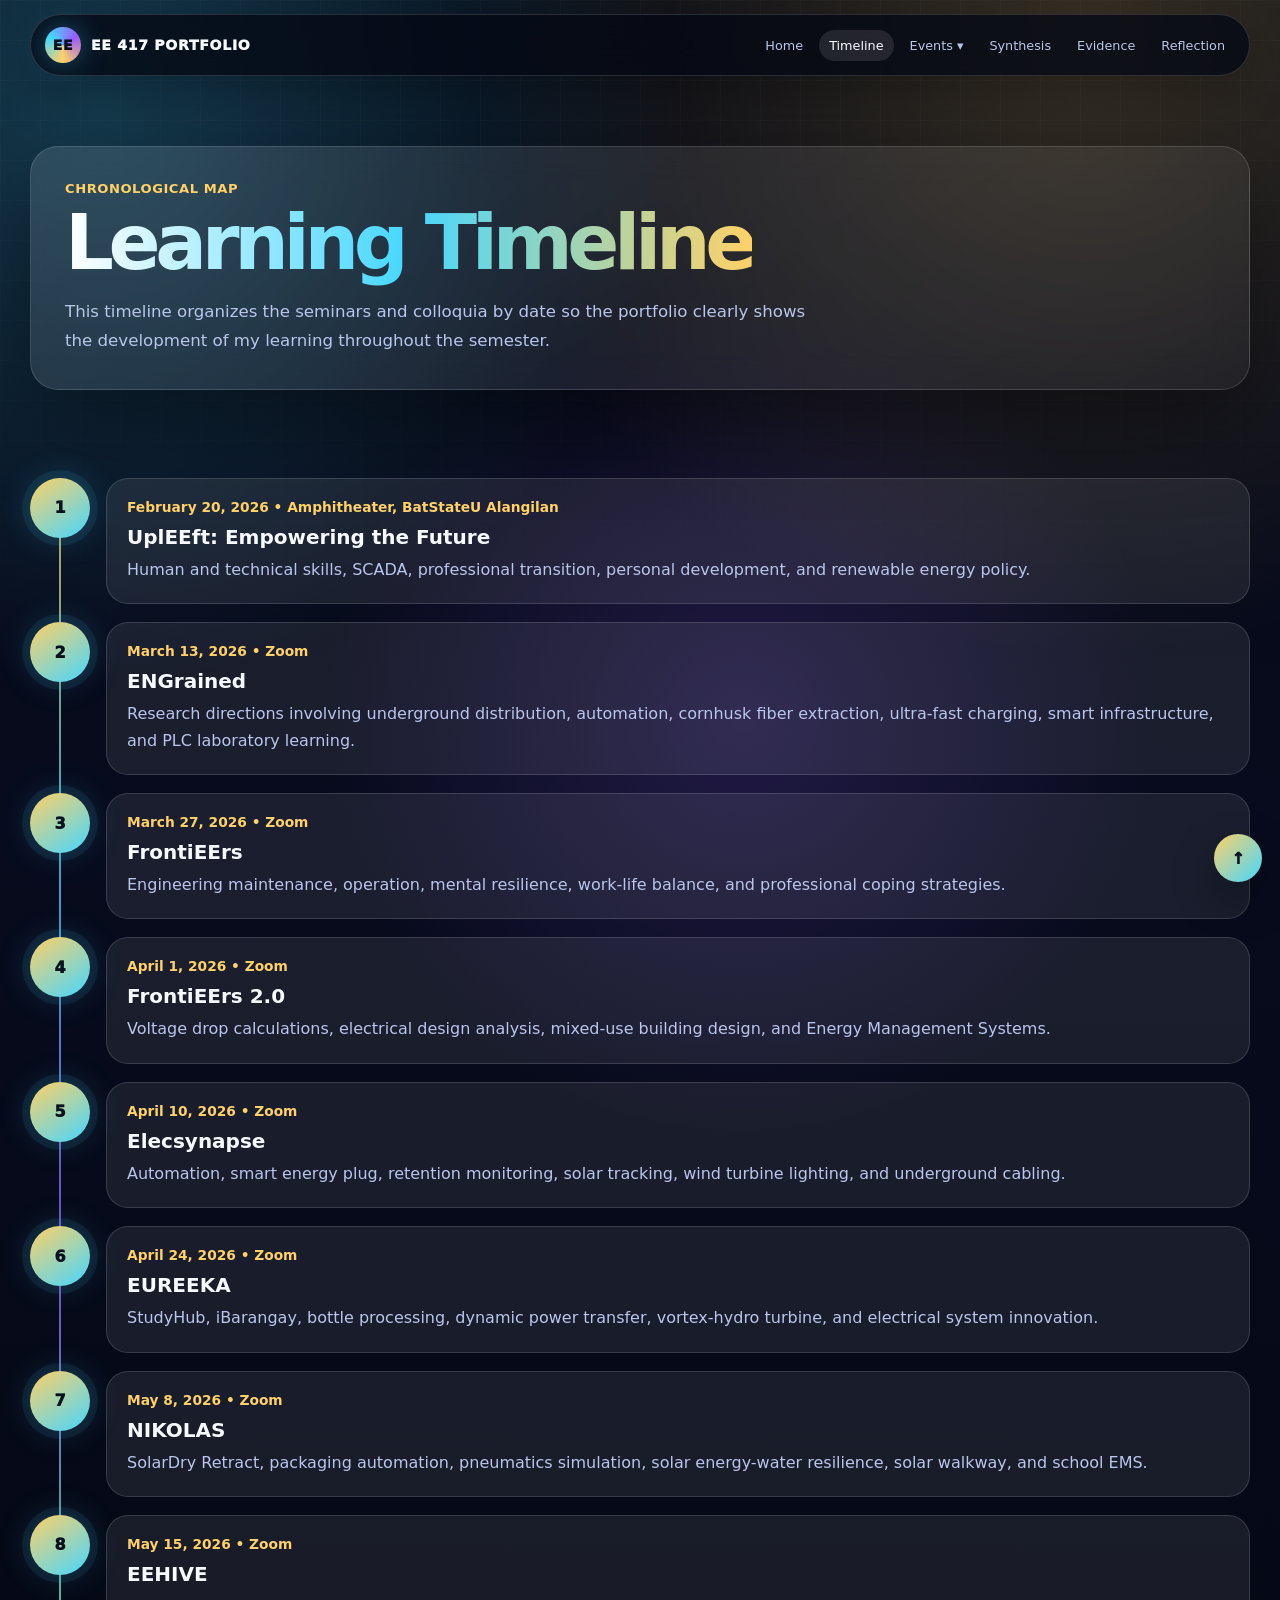
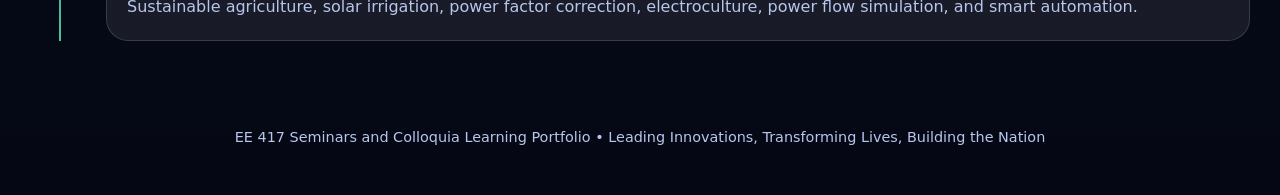
<file: timeline.html>
<!doctype html>
<html lang="en"><head><meta charset="utf-8"><meta name="viewport" content="width=device-width,initial-scale=1"><title>Learning Timeline - EE 417</title><link rel="stylesheet" href="assets/css/style.css"></head>
<body>
<nav class="nav">
  <a class="brand" href="index.html"><span class="brand-mark">EE</span> EE 417 Portfolio</a>
  <div class="links">
    <a class="" href="index.html">Home</a>
    <a class="active" href="timeline.html">Timeline</a>
    <div class="drop"><button class="dropbtn">Events ▾</button><div class="drop-content">
      <a href="events/upleeft.html">UplEEft</a>
      <a href="events/engrained.html">ENGrained</a>
      <a href="events/frontieers.html">FrontiEErs</a>
      <a href="events/frontieers2.html">FrontiEErs 2.0</a>
      <a href="events/elecsynapse.html">Elecsynapse</a>
      <a href="events/eureeka.html">EUREEKA</a>
      <a href="events/nikolas.html">NIKOLAS</a>
      <a href="events/eehive.html">EEHIVE</a>
    </div></div>
    <a class="" href="synthesis.html">Synthesis</a>
    <a class="" href="gallery.html">Evidence</a>
    <a class="" href="reflection.html">Reflection</a>
  </div>
</nav>
<main class="wrap">
<section class="page-hero" id="top"><div class="page-card glass"><div class="meta">Chronological Map</div><h1><span class="gradient">Learning Timeline</span></h1><p class="lead">This timeline organizes the seminars and colloquia by date so the portfolio clearly shows the development of my learning throughout the semester.</p></div></section>
<section class="section"><div class="timeline">
<div class="timeitem"><div class="dot">1</div><div class="timecard"><div class="timemeta">February 20, 2026 • Amphitheater, BatStateU Alangilan</div><h3>UplEEft: Empowering the Future</h3><p>Human and technical skills, SCADA, professional transition, personal development, and renewable energy policy.</p></div></div>
<div class="timeitem"><div class="dot">2</div><div class="timecard"><div class="timemeta">March 13, 2026 • Zoom</div><h3>ENGrained</h3><p>Research directions involving underground distribution, automation, cornhusk fiber extraction, ultra-fast charging, smart infrastructure, and PLC laboratory learning.</p></div></div>
<div class="timeitem"><div class="dot">3</div><div class="timecard"><div class="timemeta">March 27, 2026 • Zoom</div><h3>FrontiEErs</h3><p>Engineering maintenance, operation, mental resilience, work-life balance, and professional coping strategies.</p></div></div>
<div class="timeitem"><div class="dot">4</div><div class="timecard"><div class="timemeta">April 1, 2026 • Zoom</div><h3>FrontiEErs 2.0</h3><p>Voltage drop calculations, electrical design analysis, mixed-use building design, and Energy Management Systems.</p></div></div>
<div class="timeitem"><div class="dot">5</div><div class="timecard"><div class="timemeta">April 10, 2026 • Zoom</div><h3>Elecsynapse</h3><p>Automation, smart energy plug, retention monitoring, solar tracking, wind turbine lighting, and underground cabling.</p></div></div>
<div class="timeitem"><div class="dot">6</div><div class="timecard"><div class="timemeta">April 24, 2026 • Zoom</div><h3>EUREEKA</h3><p>StudyHub, iBarangay, bottle processing, dynamic power transfer, vortex-hydro turbine, and electrical system innovation.</p></div></div>
<div class="timeitem"><div class="dot">7</div><div class="timecard"><div class="timemeta">May 8, 2026 • Zoom</div><h3>NIKOLAS</h3><p>SolarDry Retract, packaging automation, pneumatics simulation, solar energy-water resilience, solar walkway, and school EMS.</p></div></div>
<div class="timeitem"><div class="dot">8</div><div class="timecard"><div class="timemeta">May 15, 2026 • Zoom</div><h3>EEHIVE</h3><p>Sustainable agriculture, solar irrigation, power factor correction, electroculture, power flow simulation, and smart automation.</p></div></div>
</div></section>
</main><footer class="footer"><div class="wrap">EE 417 Seminars and Colloquia Learning Portfolio • Leading Innovations, Transforming Lives, Building the Nation</div></footer><a class="backtop" href="#top">↑</a></body></html>
</file>
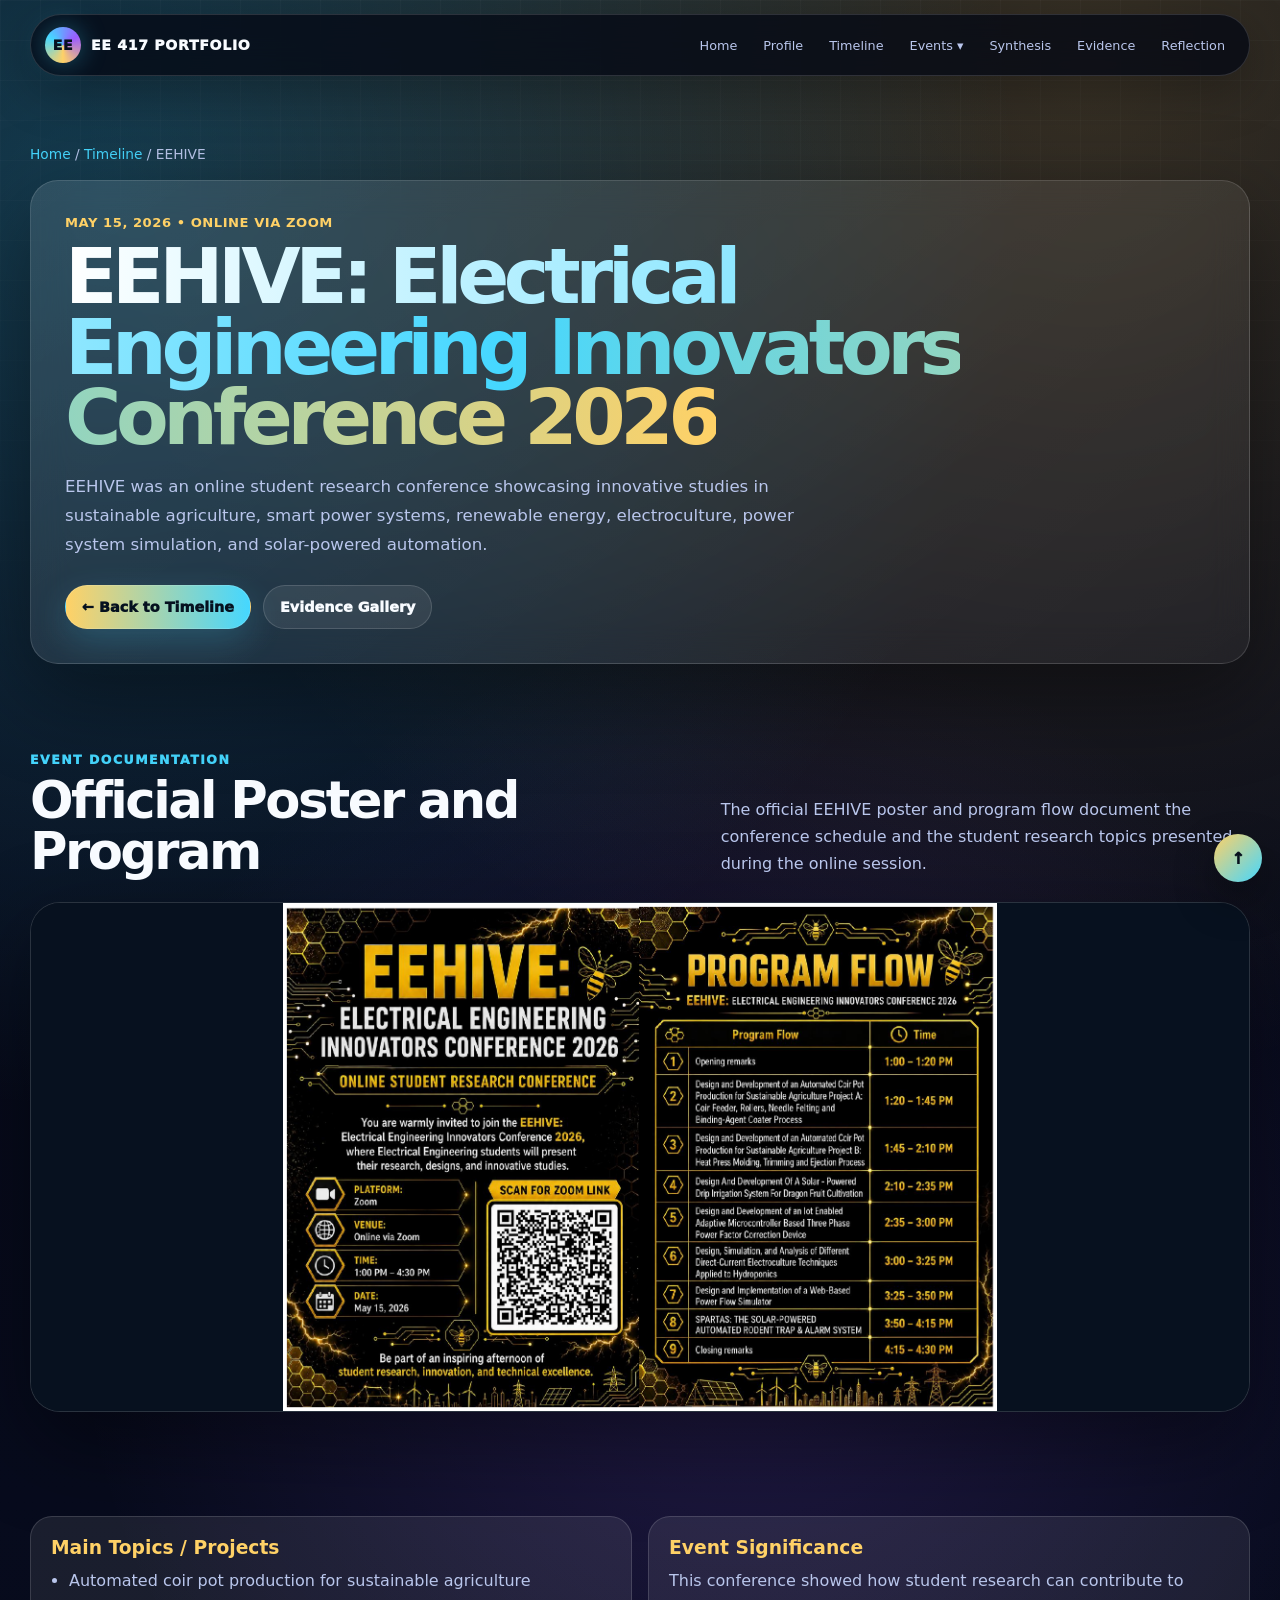
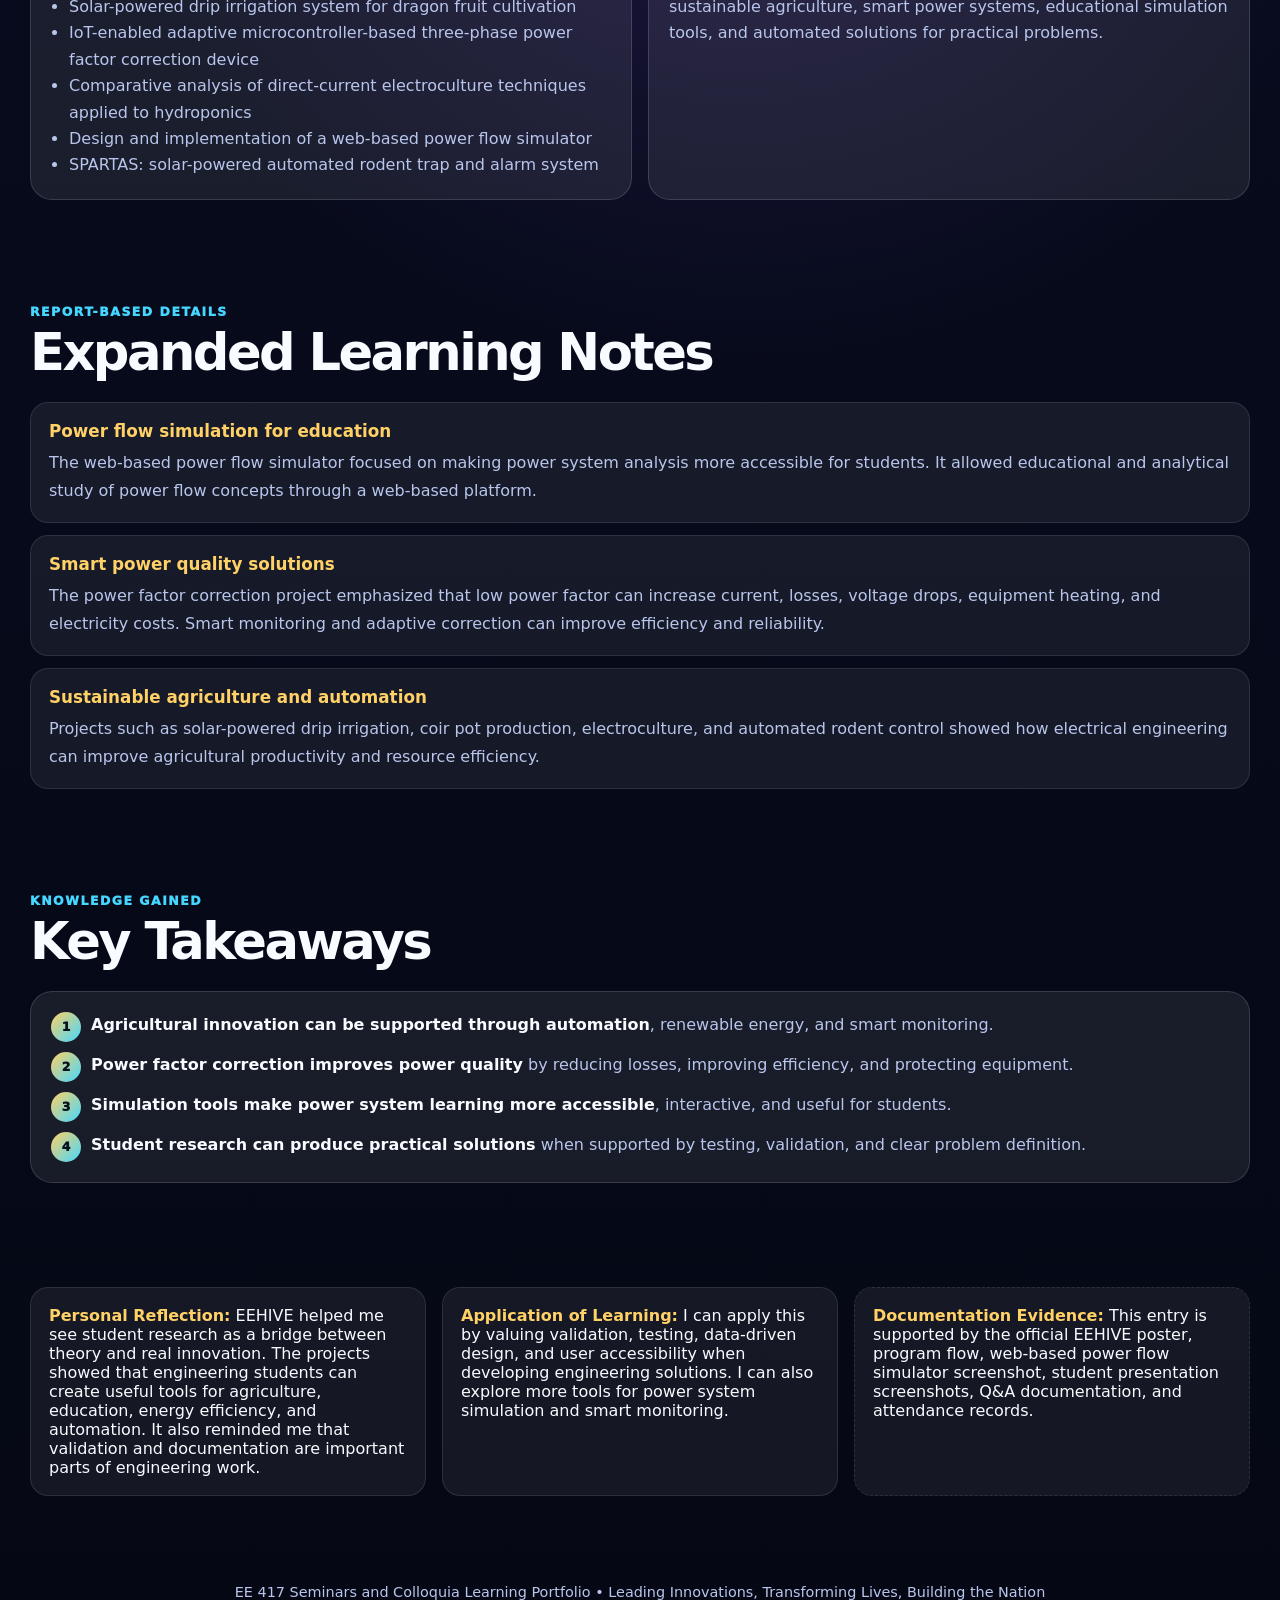
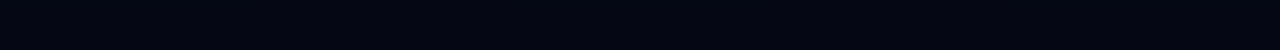
<file: events/eehive.html>
<!doctype html>
<html lang="en"><head><meta charset="utf-8"><meta name="viewport" content="width=device-width,initial-scale=1"><title>EEHIVE: Electrical Engineering Innovators Conference 2026 - EE 417</title><link rel="stylesheet" href="../assets/css/style.css"></head>
<body>
<nav class="nav">
  <a class="brand" href="../index.html"><span class="brand-mark">EE</span> EE 417 Portfolio</a>
  <div class="links">
    <a class="" href="../index.html">Home</a>
    <a class="" href="../profile.html">Profile</a>
    <a class="" href="../timeline.html">Timeline</a>
    <div class="drop"><button class="dropbtn">Events ▾</button><div class="drop-content">
      <a href="../events/upleeft.html">UplEEft</a>
      <a href="../events/engrained.html">ENGrained</a>
      <a href="../events/frontieers.html">FrontiEErs</a>
      <a href="../events/frontieers2.html">FrontiEErs 2.0</a>
      <a href="../events/elecsynapse.html">Elecsynapse</a>
      <a href="../events/eureeka.html">EUREEKA</a>
      <a href="../events/nikolas.html">NIKOLAS</a>
      <a href="../events/eehive.html">EEHIVE</a>
    </div></div>
    <a class="" href="../synthesis.html">Synthesis</a>
    <a class="" href="../gallery.html">Evidence</a>
    <a class="" href="../reflection.html">Reflection</a>
  </div>
</nav>
<main class="wrap">
<section class="page-hero" id="top"><div class="breadcrumbs"><a href="../index.html">Home</a> / <a href="../timeline.html">Timeline</a> / EEHIVE</div><div class="page-card glass"><div class="meta">May 15, 2026 • Online via Zoom</div><h1><span class="gradient">EEHIVE: Electrical Engineering Innovators Conference 2026</span></h1><p class="lead">EEHIVE was an online student research conference showcasing innovative studies in sustainable agriculture, smart power systems, renewable energy, electroculture, power system simulation, and solar-powered automation.</p><div class="btnrow"><a class="btn primary" href="../timeline.html">← Back to Timeline</a><a class="btn secondary" href="../gallery.html">Evidence Gallery</a></div></div></section>
<section class="section"><div class="section-head"><div><div class="kicker">Event Documentation</div><h2>Official Poster and Program</h2></div><p>The official EEHIVE poster and program flow document the conference schedule and the student research topics presented during the online session.</p></div><div class="visual event-banner"><img src="../assets/images/events/eehive.png" alt="EEHIVE: Electrical Engineering Innovators Conference 2026 visual"></div></section>
<section class="section"><div class="grid two"><div class="card"><h3>Main Topics / Projects</h3><ul><li>Automated coir pot production for sustainable agriculture</li><li>Solar-powered drip irrigation system for dragon fruit cultivation</li><li>IoT-enabled adaptive microcontroller-based three-phase power factor correction device</li><li>Comparative analysis of direct-current electroculture techniques applied to hydroponics</li><li>Design and implementation of a web-based power flow simulator</li><li>SPARTAS: solar-powered automated rodent trap and alarm system</li></ul></div><div class="card"><h3>Event Significance</h3><p>This conference showed how student research can contribute to sustainable agriculture, smart power systems, educational simulation tools, and automated solutions for practical problems.</p></div></div></section>
<section class="section"><div class="section-head"><div><div class="kicker">Report-Based Details</div><h2>Expanded Learning Notes</h2></div></div><div class="long-notes"><div class="note-card"><h3>Power flow simulation for education</h3><p>The web-based power flow simulator focused on making power system analysis more accessible for students. It allowed educational and analytical study of power flow concepts through a web-based platform.</p></div><div class="note-card"><h3>Smart power quality solutions</h3><p>The power factor correction project emphasized that low power factor can increase current, losses, voltage drops, equipment heating, and electricity costs. Smart monitoring and adaptive correction can improve efficiency and reliability.</p></div><div class="note-card"><h3>Sustainable agriculture and automation</h3><p>Projects such as solar-powered drip irrigation, coir pot production, electroculture, and automated rodent control showed how electrical engineering can improve agricultural productivity and resource efficiency.</p></div></div></section>
<section class="section"><div class="section-head"><div><div class="kicker">Knowledge Gained</div><h2>Key Takeaways</h2></div></div><div class="card"><div class="takeaways"><div class="takeaway"><span class="spark">1</span><span><b>Agricultural innovation can be supported through automation</b>, renewable energy, and smart monitoring.</span></div><div class="takeaway"><span class="spark">2</span><span><b>Power factor correction improves power quality</b> by reducing losses, improving efficiency, and protecting equipment.</span></div><div class="takeaway"><span class="spark">3</span><span><b>Simulation tools make power system learning more accessible</b>, interactive, and useful for students.</span></div><div class="takeaway"><span class="spark">4</span><span><b>Student research can produce practical solutions</b> when supported by testing, validation, and clear problem definition.</span></div></div></div></section>
<section class="section"><div class="grid"><div class="callout"><p><strong>Personal Reflection:</strong> EEHIVE helped me see student research as a bridge between theory and real innovation. The projects showed that engineering students can create useful tools for agriculture, education, energy efficiency, and automation. It also reminded me that validation and documentation are important parts of engineering work.</p></div><div class="callout"><p><strong>Application of Learning:</strong> I can apply this by valuing validation, testing, data-driven design, and user accessibility when developing engineering solutions. I can also explore more tools for power system simulation and smart monitoring.</p></div><div class="callout evidence"><p><strong>Documentation Evidence:</strong> This entry is supported by the official EEHIVE poster, program flow, web-based power flow simulator screenshot, student presentation screenshots, Q&A documentation, and attendance records.</p></div></div></section>
</main><footer class="footer"><div class="wrap">EE 417 Seminars and Colloquia Learning Portfolio • Leading Innovations, Transforming Lives, Building the Nation</div></footer><a class="backtop" href="#top">↑</a></body></html>
</file>
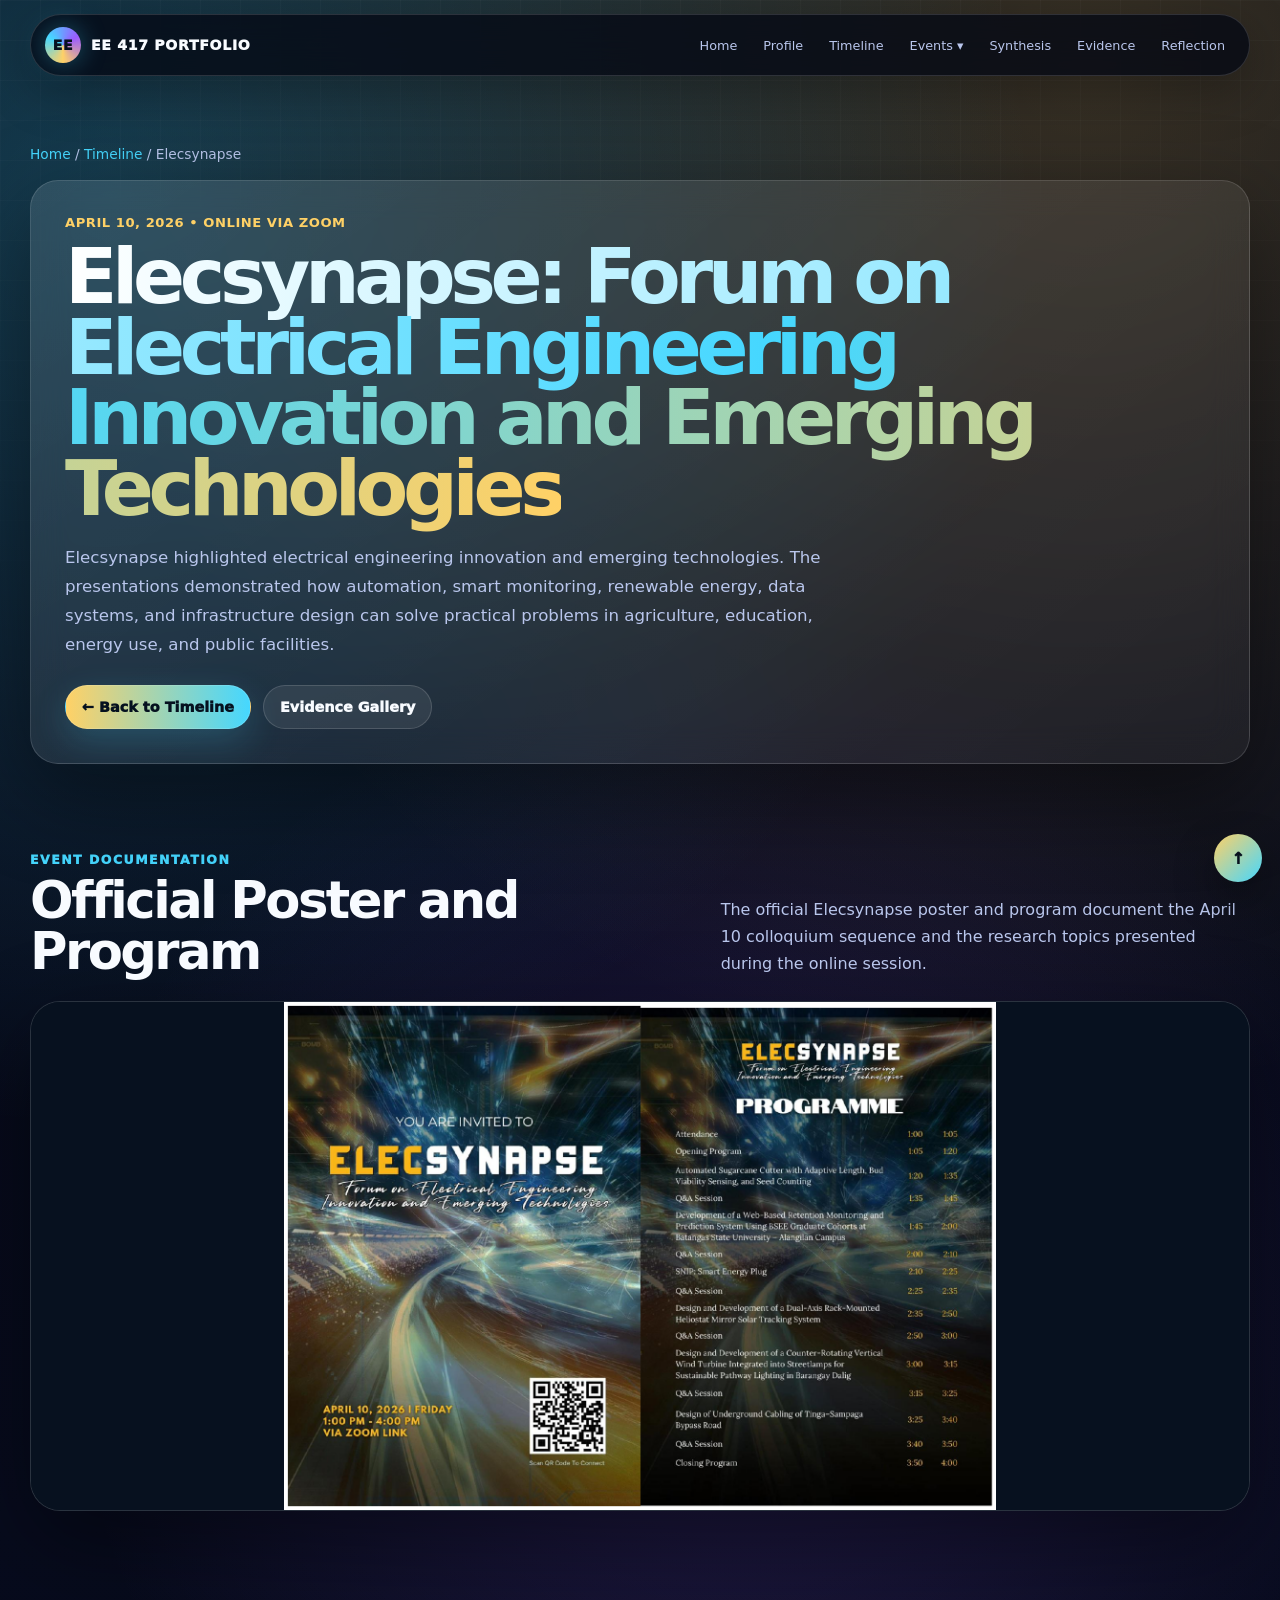
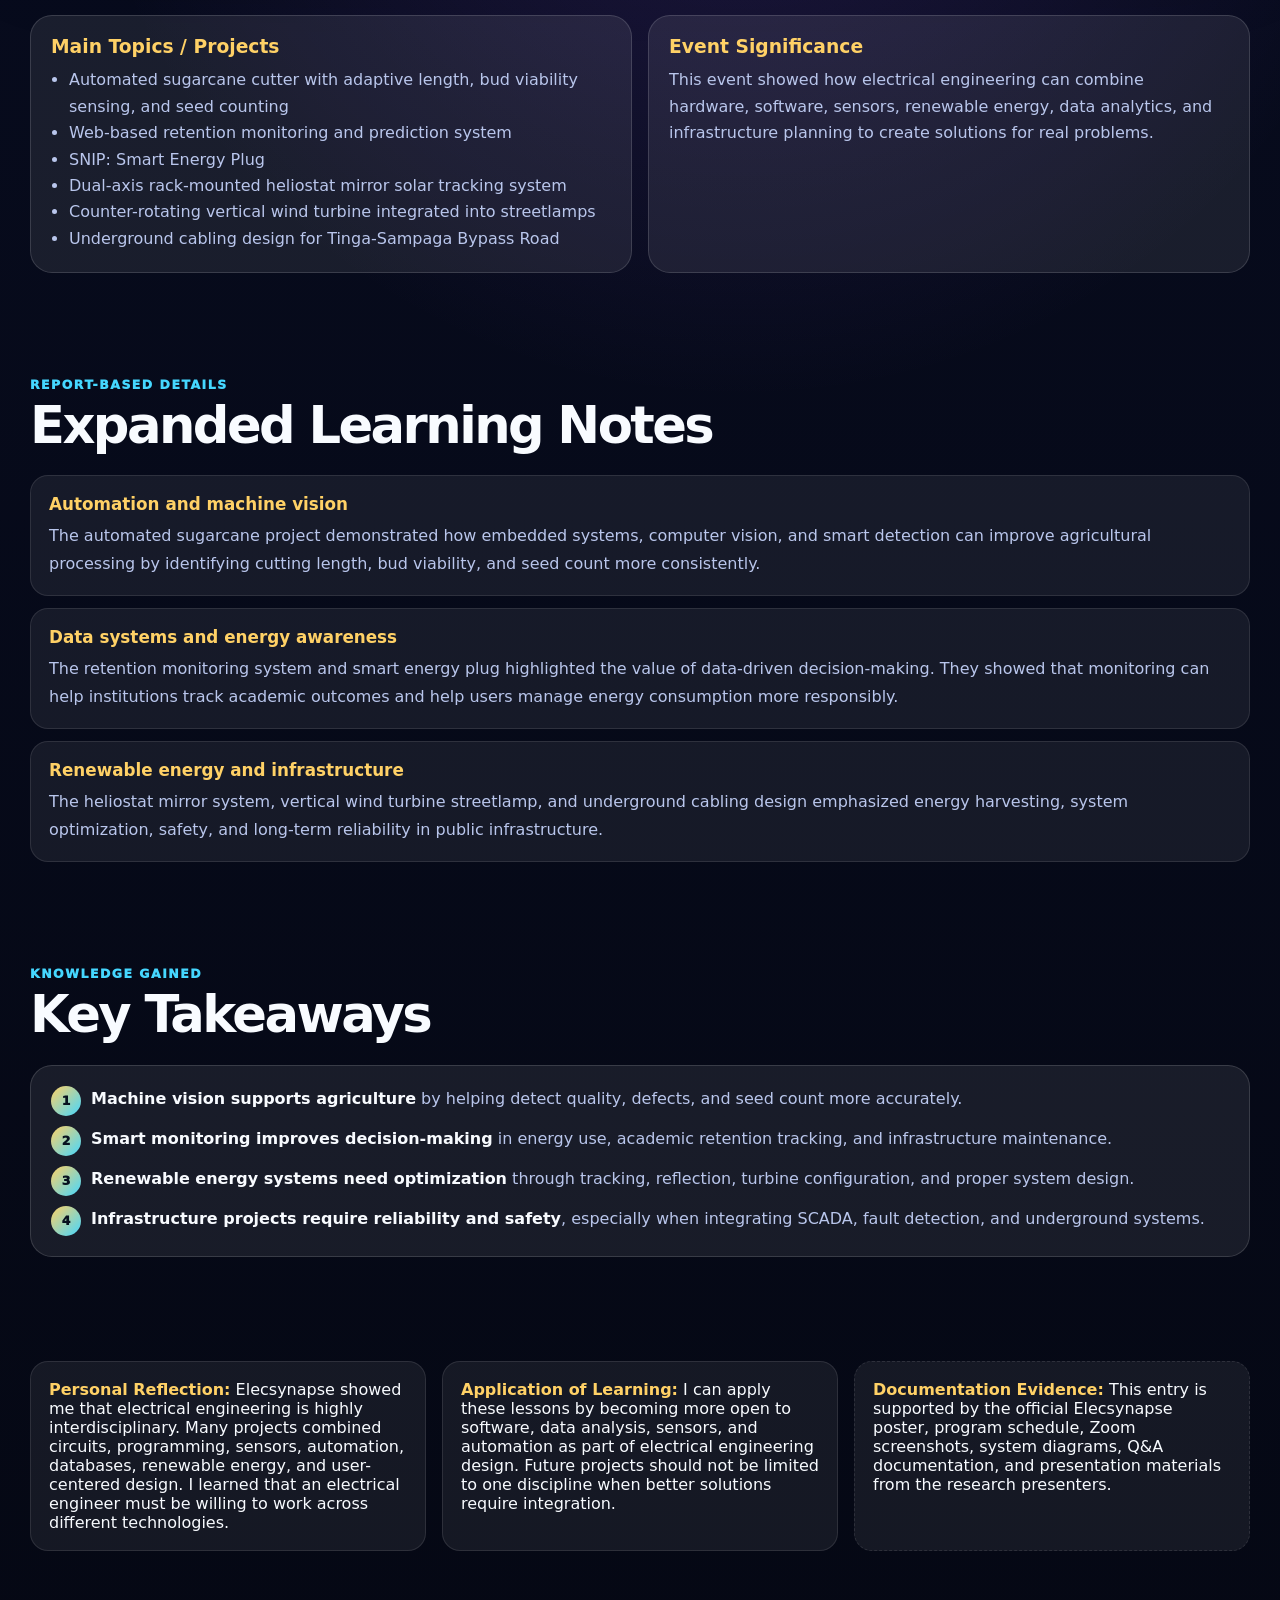
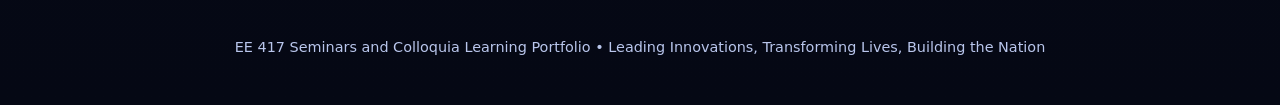
<file: events/elecsynapse.html>
<!doctype html>
<html lang="en"><head><meta charset="utf-8"><meta name="viewport" content="width=device-width,initial-scale=1"><title>Elecsynapse: Forum on Electrical Engineering Innovation and Emerging Technologies - EE 417</title><link rel="stylesheet" href="../assets/css/style.css"></head>
<body>
<nav class="nav">
  <a class="brand" href="../index.html"><span class="brand-mark">EE</span> EE 417 Portfolio</a>
  <div class="links">
    <a class="" href="../index.html">Home</a>
    <a class="" href="../profile.html">Profile</a>
    <a class="" href="../timeline.html">Timeline</a>
    <div class="drop"><button class="dropbtn">Events ▾</button><div class="drop-content">
      <a href="../events/upleeft.html">UplEEft</a>
      <a href="../events/engrained.html">ENGrained</a>
      <a href="../events/frontieers.html">FrontiEErs</a>
      <a href="../events/frontieers2.html">FrontiEErs 2.0</a>
      <a href="../events/elecsynapse.html">Elecsynapse</a>
      <a href="../events/eureeka.html">EUREEKA</a>
      <a href="../events/nikolas.html">NIKOLAS</a>
      <a href="../events/eehive.html">EEHIVE</a>
    </div></div>
    <a class="" href="../synthesis.html">Synthesis</a>
    <a class="" href="../gallery.html">Evidence</a>
    <a class="" href="../reflection.html">Reflection</a>
  </div>
</nav>
<main class="wrap">
<section class="page-hero" id="top"><div class="breadcrumbs"><a href="../index.html">Home</a> / <a href="../timeline.html">Timeline</a> / Elecsynapse</div><div class="page-card glass"><div class="meta">April 10, 2026 • Online via Zoom</div><h1><span class="gradient">Elecsynapse: Forum on Electrical Engineering Innovation and Emerging Technologies</span></h1><p class="lead">Elecsynapse highlighted electrical engineering innovation and emerging technologies. The presentations demonstrated how automation, smart monitoring, renewable energy, data systems, and infrastructure design can solve practical problems in agriculture, education, energy use, and public facilities.</p><div class="btnrow"><a class="btn primary" href="../timeline.html">← Back to Timeline</a><a class="btn secondary" href="../gallery.html">Evidence Gallery</a></div></div></section>
<section class="section"><div class="section-head"><div><div class="kicker">Event Documentation</div><h2>Official Poster and Program</h2></div><p>The official Elecsynapse poster and program document the April 10 colloquium sequence and the research topics presented during the online session.</p></div><div class="visual event-banner"><img src="../assets/images/events/elecsynapse.png" alt="Elecsynapse: Forum on Electrical Engineering Innovation and Emerging Technologies visual"></div></section>
<section class="section"><div class="grid two"><div class="card"><h3>Main Topics / Projects</h3><ul><li>Automated sugarcane cutter with adaptive length, bud viability sensing, and seed counting</li><li>Web-based retention monitoring and prediction system</li><li>SNIP: Smart Energy Plug</li><li>Dual-axis rack-mounted heliostat mirror solar tracking system</li><li>Counter-rotating vertical wind turbine integrated into streetlamps</li><li>Underground cabling design for Tinga-Sampaga Bypass Road</li></ul></div><div class="card"><h3>Event Significance</h3><p>This event showed how electrical engineering can combine hardware, software, sensors, renewable energy, data analytics, and infrastructure planning to create solutions for real problems.</p></div></div></section>
<section class="section"><div class="section-head"><div><div class="kicker">Report-Based Details</div><h2>Expanded Learning Notes</h2></div></div><div class="long-notes"><div class="note-card"><h3>Automation and machine vision</h3><p>The automated sugarcane project demonstrated how embedded systems, computer vision, and smart detection can improve agricultural processing by identifying cutting length, bud viability, and seed count more consistently.</p></div><div class="note-card"><h3>Data systems and energy awareness</h3><p>The retention monitoring system and smart energy plug highlighted the value of data-driven decision-making. They showed that monitoring can help institutions track academic outcomes and help users manage energy consumption more responsibly.</p></div><div class="note-card"><h3>Renewable energy and infrastructure</h3><p>The heliostat mirror system, vertical wind turbine streetlamp, and underground cabling design emphasized energy harvesting, system optimization, safety, and long-term reliability in public infrastructure.</p></div></div></section>
<section class="section"><div class="section-head"><div><div class="kicker">Knowledge Gained</div><h2>Key Takeaways</h2></div></div><div class="card"><div class="takeaways"><div class="takeaway"><span class="spark">1</span><span><b>Machine vision supports agriculture</b> by helping detect quality, defects, and seed count more accurately.</span></div><div class="takeaway"><span class="spark">2</span><span><b>Smart monitoring improves decision-making</b> in energy use, academic retention tracking, and infrastructure maintenance.</span></div><div class="takeaway"><span class="spark">3</span><span><b>Renewable energy systems need optimization</b> through tracking, reflection, turbine configuration, and proper system design.</span></div><div class="takeaway"><span class="spark">4</span><span><b>Infrastructure projects require reliability and safety</b>, especially when integrating SCADA, fault detection, and underground systems.</span></div></div></div></section>
<section class="section"><div class="grid"><div class="callout"><p><strong>Personal Reflection:</strong> Elecsynapse showed me that electrical engineering is highly interdisciplinary. Many projects combined circuits, programming, sensors, automation, databases, renewable energy, and user-centered design. I learned that an electrical engineer must be willing to work across different technologies.</p></div><div class="callout"><p><strong>Application of Learning:</strong> I can apply these lessons by becoming more open to software, data analysis, sensors, and automation as part of electrical engineering design. Future projects should not be limited to one discipline when better solutions require integration.</p></div><div class="callout evidence"><p><strong>Documentation Evidence:</strong> This entry is supported by the official Elecsynapse poster, program schedule, Zoom screenshots, system diagrams, Q&A documentation, and presentation materials from the research presenters.</p></div></div></section>
</main><footer class="footer"><div class="wrap">EE 417 Seminars and Colloquia Learning Portfolio • Leading Innovations, Transforming Lives, Building the Nation</div></footer><a class="backtop" href="#top">↑</a></body></html>
</file>
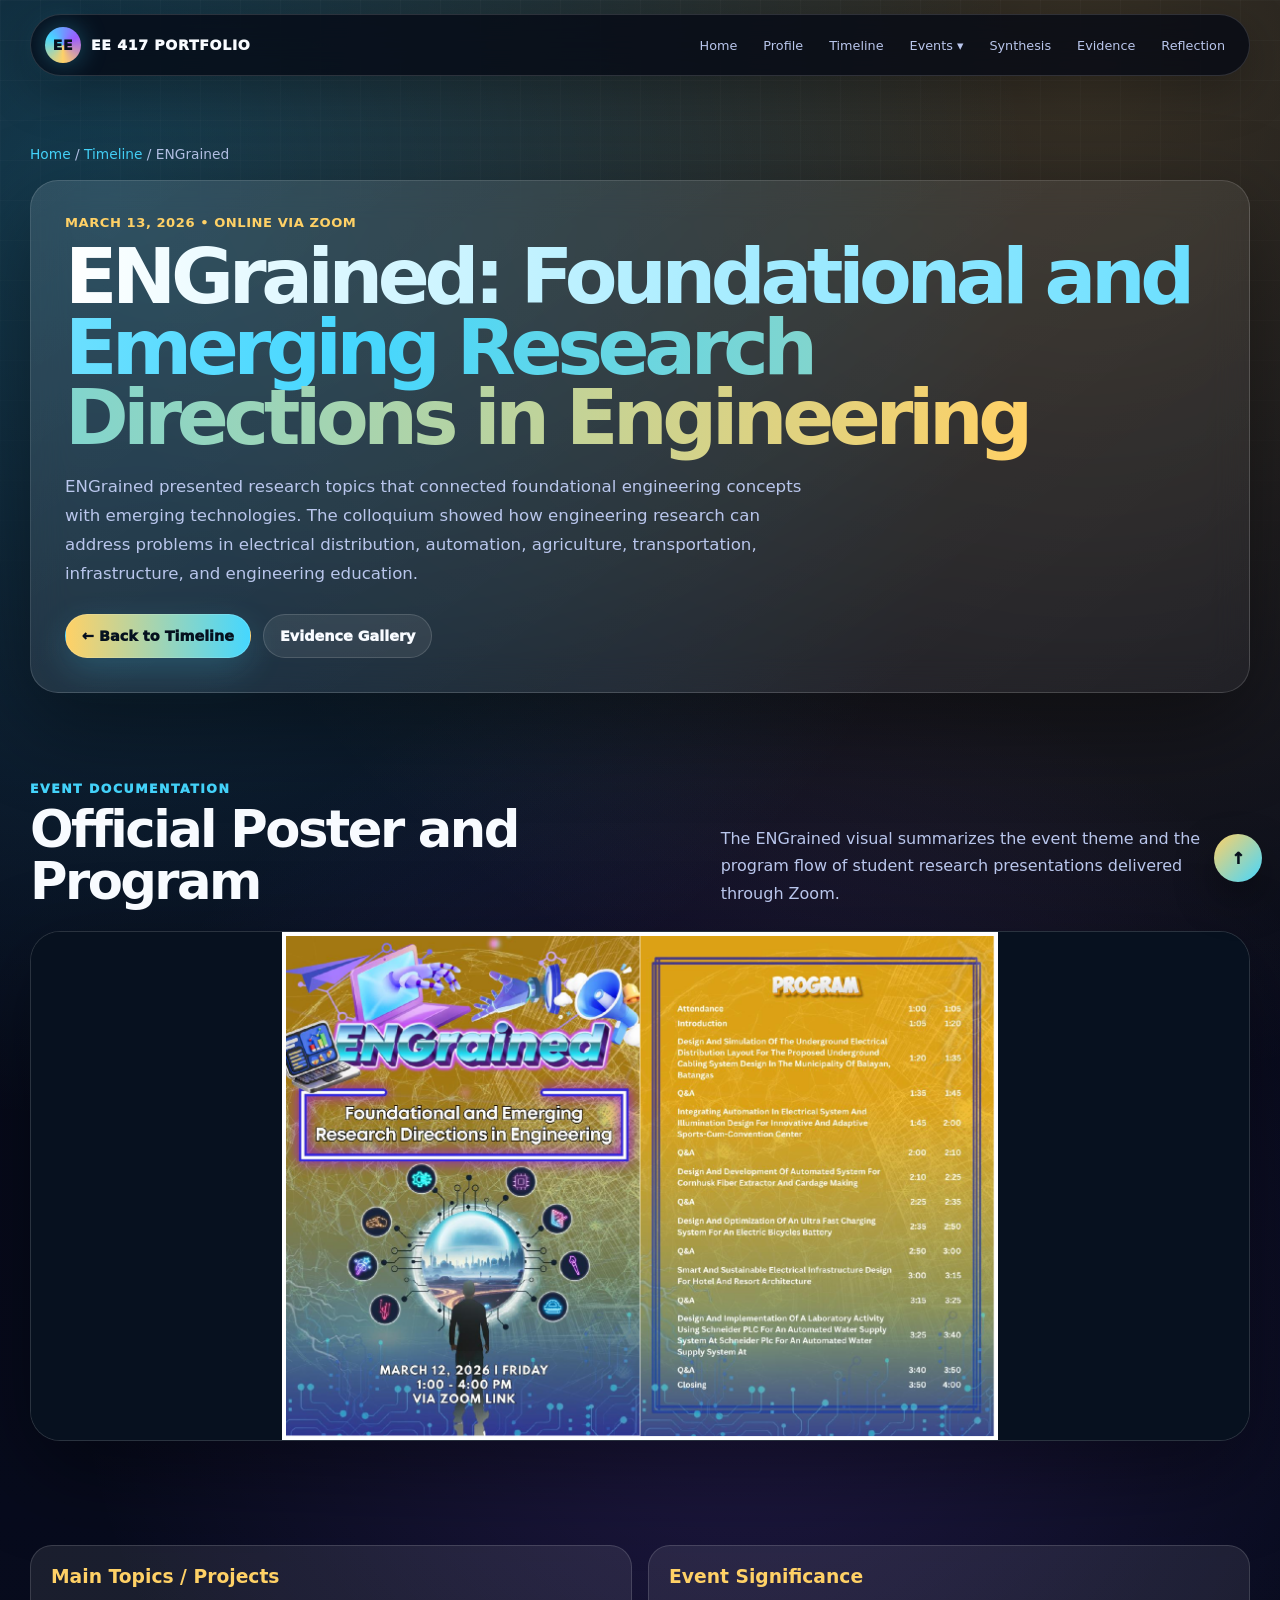
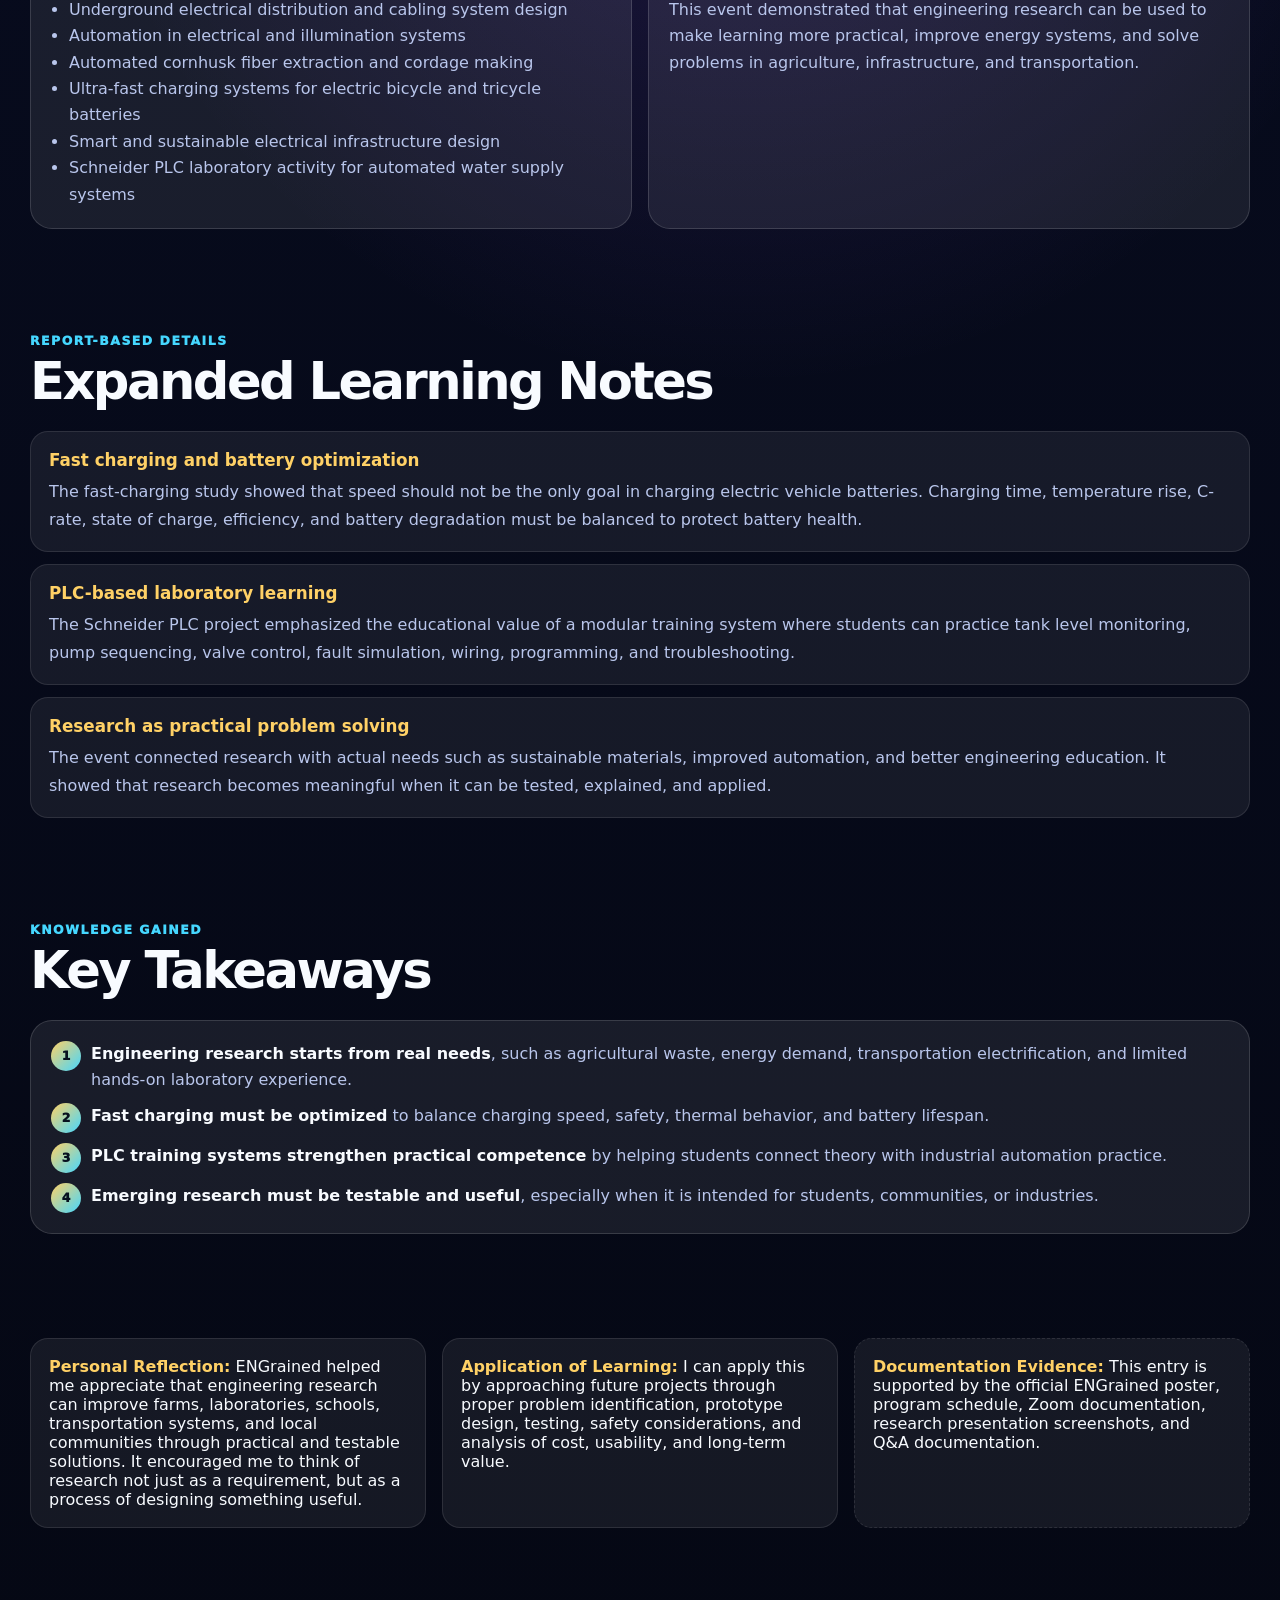
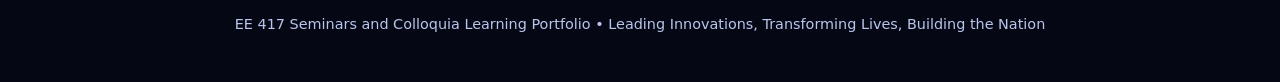
<file: events/engrained.html>
<!doctype html>
<html lang="en"><head><meta charset="utf-8"><meta name="viewport" content="width=device-width,initial-scale=1"><title>ENGrained: Foundational and Emerging Research Directions in Engineering - EE 417</title><link rel="stylesheet" href="../assets/css/style.css"></head>
<body>
<nav class="nav">
  <a class="brand" href="../index.html"><span class="brand-mark">EE</span> EE 417 Portfolio</a>
  <div class="links">
    <a class="" href="../index.html">Home</a>
    <a class="" href="../profile.html">Profile</a>
    <a class="" href="../timeline.html">Timeline</a>
    <div class="drop"><button class="dropbtn">Events ▾</button><div class="drop-content">
      <a href="../events/upleeft.html">UplEEft</a>
      <a href="../events/engrained.html">ENGrained</a>
      <a href="../events/frontieers.html">FrontiEErs</a>
      <a href="../events/frontieers2.html">FrontiEErs 2.0</a>
      <a href="../events/elecsynapse.html">Elecsynapse</a>
      <a href="../events/eureeka.html">EUREEKA</a>
      <a href="../events/nikolas.html">NIKOLAS</a>
      <a href="../events/eehive.html">EEHIVE</a>
    </div></div>
    <a class="" href="../synthesis.html">Synthesis</a>
    <a class="" href="../gallery.html">Evidence</a>
    <a class="" href="../reflection.html">Reflection</a>
  </div>
</nav>
<main class="wrap">
<section class="page-hero" id="top"><div class="breadcrumbs"><a href="../index.html">Home</a> / <a href="../timeline.html">Timeline</a> / ENGrained</div><div class="page-card glass"><div class="meta">March 13, 2026 • Online via Zoom</div><h1><span class="gradient">ENGrained: Foundational and Emerging Research Directions in Engineering</span></h1><p class="lead">ENGrained presented research topics that connected foundational engineering concepts with emerging technologies. The colloquium showed how engineering research can address problems in electrical distribution, automation, agriculture, transportation, infrastructure, and engineering education.</p><div class="btnrow"><a class="btn primary" href="../timeline.html">← Back to Timeline</a><a class="btn secondary" href="../gallery.html">Evidence Gallery</a></div></div></section>
<section class="section"><div class="section-head"><div><div class="kicker">Event Documentation</div><h2>Official Poster and Program</h2></div><p>The ENGrained visual summarizes the event theme and the program flow of student research presentations delivered through Zoom.</p></div><div class="visual event-banner"><img src="../assets/images/events/engrained.png" alt="ENGrained: Foundational and Emerging Research Directions in Engineering visual"></div></section>
<section class="section"><div class="grid two"><div class="card"><h3>Main Topics / Projects</h3><ul><li>Underground electrical distribution and cabling system design</li><li>Automation in electrical and illumination systems</li><li>Automated cornhusk fiber extraction and cordage making</li><li>Ultra-fast charging systems for electric bicycle and tricycle batteries</li><li>Smart and sustainable electrical infrastructure design</li><li>Schneider PLC laboratory activity for automated water supply systems</li></ul></div><div class="card"><h3>Event Significance</h3><p>This event demonstrated that engineering research can be used to make learning more practical, improve energy systems, and solve problems in agriculture, infrastructure, and transportation.</p></div></div></section>
<section class="section"><div class="section-head"><div><div class="kicker">Report-Based Details</div><h2>Expanded Learning Notes</h2></div></div><div class="long-notes"><div class="note-card"><h3>Fast charging and battery optimization</h3><p>The fast-charging study showed that speed should not be the only goal in charging electric vehicle batteries. Charging time, temperature rise, C-rate, state of charge, efficiency, and battery degradation must be balanced to protect battery health.</p></div><div class="note-card"><h3>PLC-based laboratory learning</h3><p>The Schneider PLC project emphasized the educational value of a modular training system where students can practice tank level monitoring, pump sequencing, valve control, fault simulation, wiring, programming, and troubleshooting.</p></div><div class="note-card"><h3>Research as practical problem solving</h3><p>The event connected research with actual needs such as sustainable materials, improved automation, and better engineering education. It showed that research becomes meaningful when it can be tested, explained, and applied.</p></div></div></section>
<section class="section"><div class="section-head"><div><div class="kicker">Knowledge Gained</div><h2>Key Takeaways</h2></div></div><div class="card"><div class="takeaways"><div class="takeaway"><span class="spark">1</span><span><b>Engineering research starts from real needs</b>, such as agricultural waste, energy demand, transportation electrification, and limited hands-on laboratory experience.</span></div><div class="takeaway"><span class="spark">2</span><span><b>Fast charging must be optimized</b> to balance charging speed, safety, thermal behavior, and battery lifespan.</span></div><div class="takeaway"><span class="spark">3</span><span><b>PLC training systems strengthen practical competence</b> by helping students connect theory with industrial automation practice.</span></div><div class="takeaway"><span class="spark">4</span><span><b>Emerging research must be testable and useful</b>, especially when it is intended for students, communities, or industries.</span></div></div></div></section>
<section class="section"><div class="grid"><div class="callout"><p><strong>Personal Reflection:</strong> ENGrained helped me appreciate that engineering research can improve farms, laboratories, schools, transportation systems, and local communities through practical and testable solutions. It encouraged me to think of research not just as a requirement, but as a process of designing something useful.</p></div><div class="callout"><p><strong>Application of Learning:</strong> I can apply this by approaching future projects through proper problem identification, prototype design, testing, safety considerations, and analysis of cost, usability, and long-term value.</p></div><div class="callout evidence"><p><strong>Documentation Evidence:</strong> This entry is supported by the official ENGrained poster, program schedule, Zoom documentation, research presentation screenshots, and Q&A documentation.</p></div></div></section>
</main><footer class="footer"><div class="wrap">EE 417 Seminars and Colloquia Learning Portfolio • Leading Innovations, Transforming Lives, Building the Nation</div></footer><a class="backtop" href="#top">↑</a></body></html>
</file>
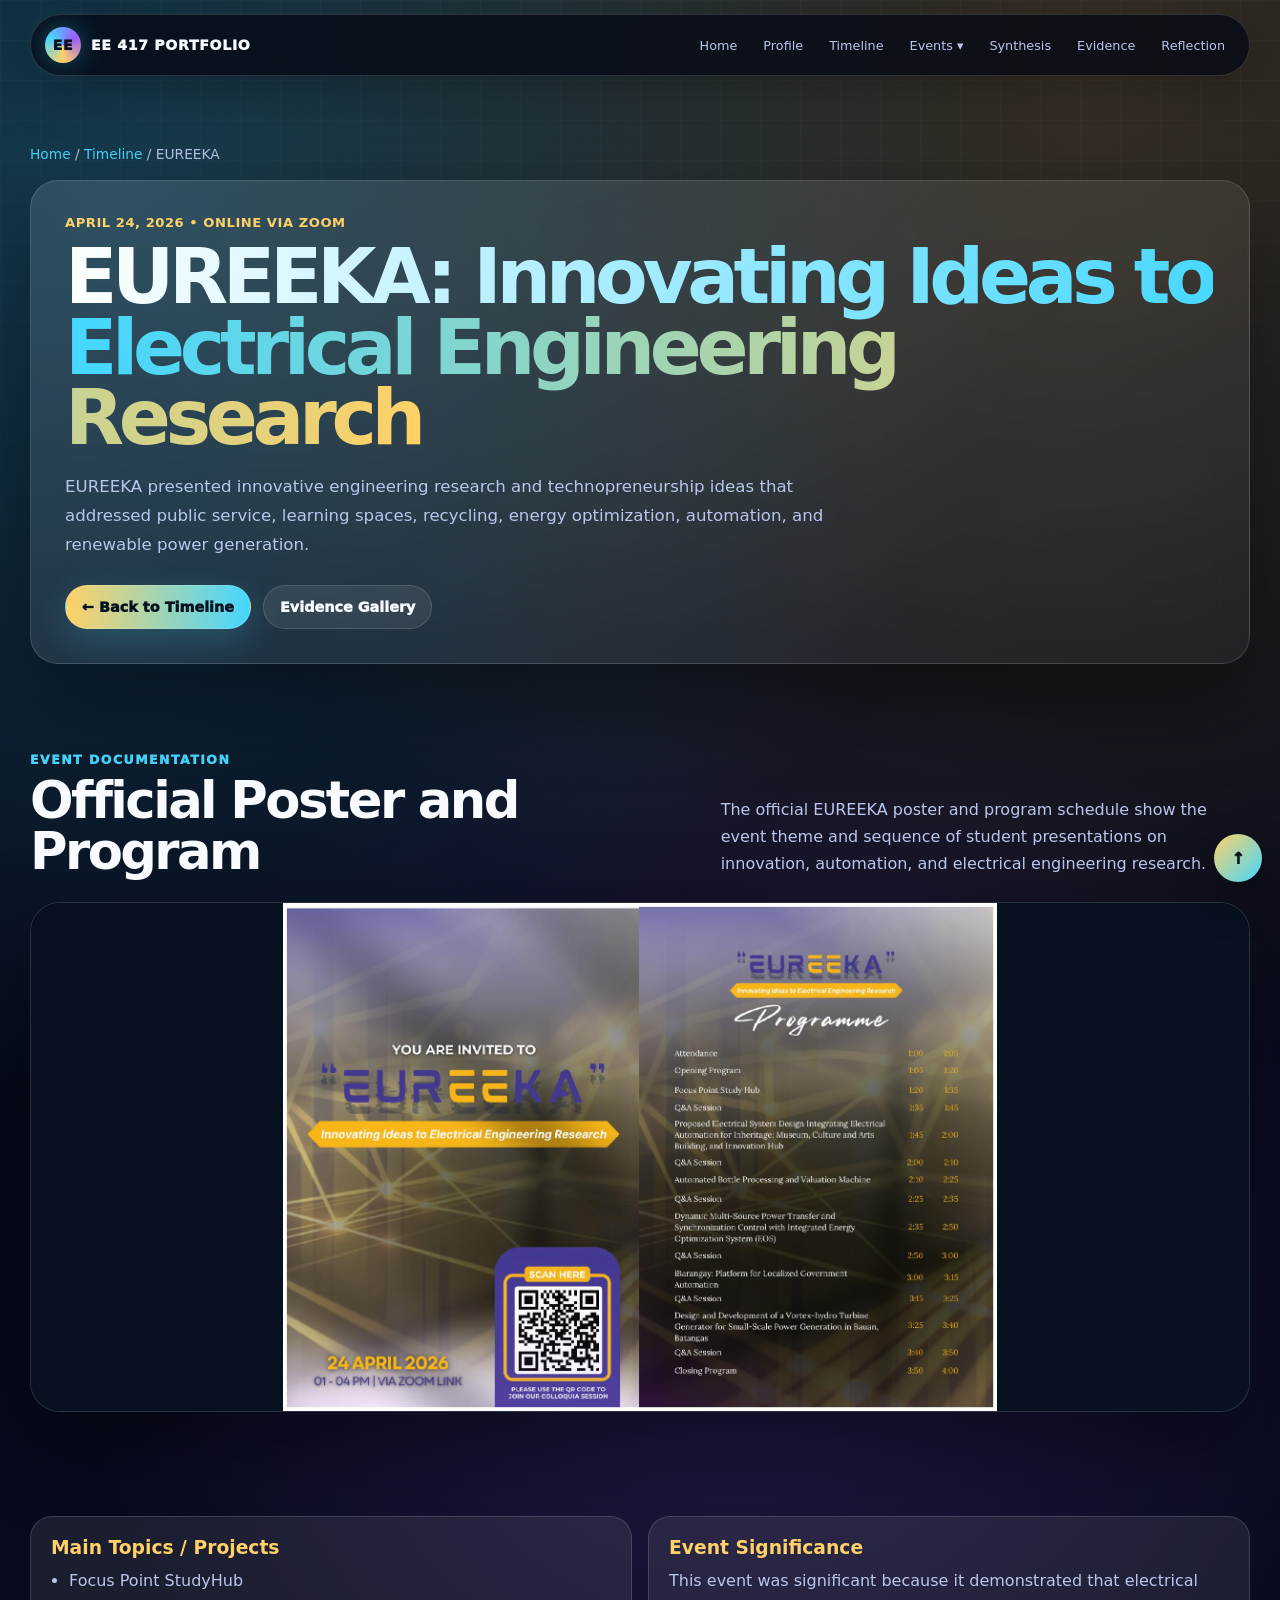
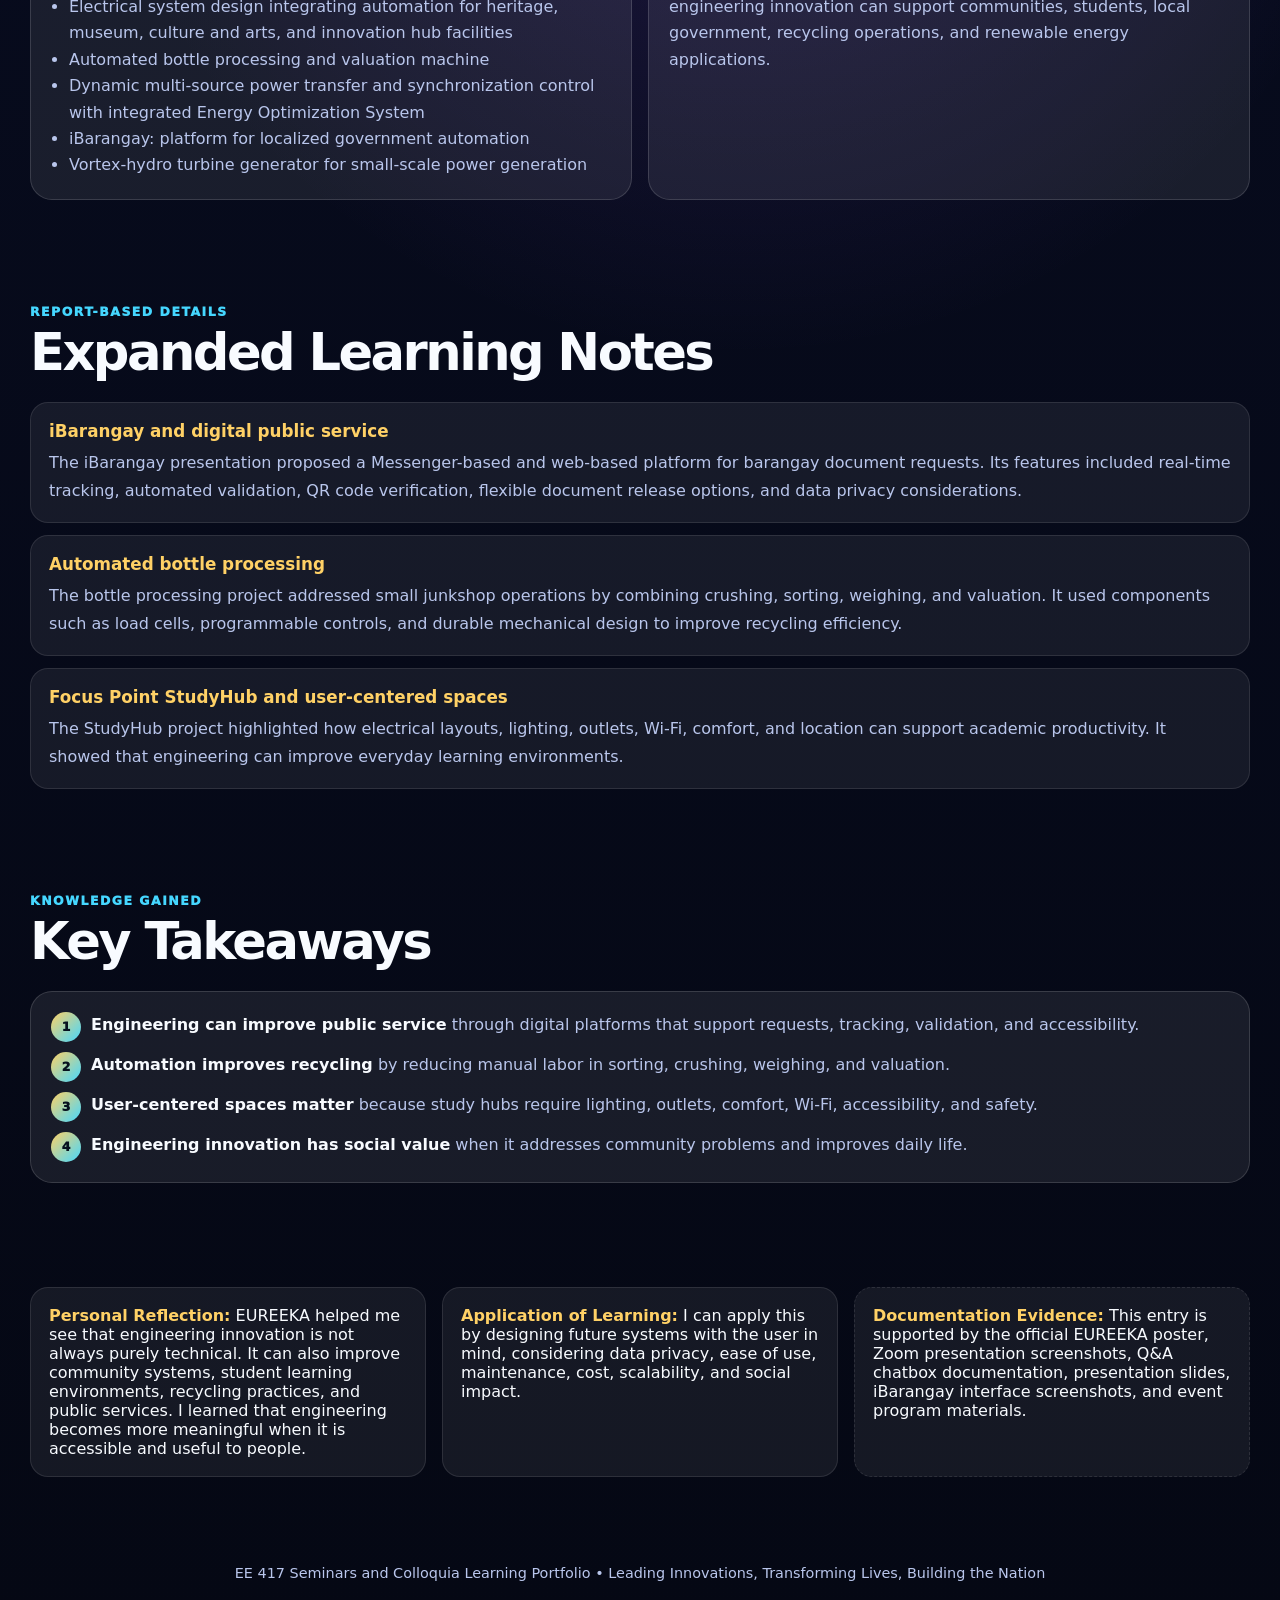
<file: events/eureeka.html>
<!doctype html>
<html lang="en"><head><meta charset="utf-8"><meta name="viewport" content="width=device-width,initial-scale=1"><title>EUREEKA: Innovating Ideas to Electrical Engineering Research - EE 417</title><link rel="stylesheet" href="../assets/css/style.css"></head>
<body>
<nav class="nav">
  <a class="brand" href="../index.html"><span class="brand-mark">EE</span> EE 417 Portfolio</a>
  <div class="links">
    <a class="" href="../index.html">Home</a>
    <a class="" href="../profile.html">Profile</a>
    <a class="" href="../timeline.html">Timeline</a>
    <div class="drop"><button class="dropbtn">Events ▾</button><div class="drop-content">
      <a href="../events/upleeft.html">UplEEft</a>
      <a href="../events/engrained.html">ENGrained</a>
      <a href="../events/frontieers.html">FrontiEErs</a>
      <a href="../events/frontieers2.html">FrontiEErs 2.0</a>
      <a href="../events/elecsynapse.html">Elecsynapse</a>
      <a href="../events/eureeka.html">EUREEKA</a>
      <a href="../events/nikolas.html">NIKOLAS</a>
      <a href="../events/eehive.html">EEHIVE</a>
    </div></div>
    <a class="" href="../synthesis.html">Synthesis</a>
    <a class="" href="../gallery.html">Evidence</a>
    <a class="" href="../reflection.html">Reflection</a>
  </div>
</nav>
<main class="wrap">
<section class="page-hero" id="top"><div class="breadcrumbs"><a href="../index.html">Home</a> / <a href="../timeline.html">Timeline</a> / EUREEKA</div><div class="page-card glass"><div class="meta">April 24, 2026 • Online via Zoom</div><h1><span class="gradient">EUREEKA: Innovating Ideas to Electrical Engineering Research</span></h1><p class="lead">EUREEKA presented innovative engineering research and technopreneurship ideas that addressed public service, learning spaces, recycling, energy optimization, automation, and renewable power generation.</p><div class="btnrow"><a class="btn primary" href="../timeline.html">← Back to Timeline</a><a class="btn secondary" href="../gallery.html">Evidence Gallery</a></div></div></section>
<section class="section"><div class="section-head"><div><div class="kicker">Event Documentation</div><h2>Official Poster and Program</h2></div><p>The official EUREEKA poster and program schedule show the event theme and sequence of student presentations on innovation, automation, and electrical engineering research.</p></div><div class="visual event-banner"><img src="../assets/images/events/eureeka.png" alt="EUREEKA: Innovating Ideas to Electrical Engineering Research visual"></div></section>
<section class="section"><div class="grid two"><div class="card"><h3>Main Topics / Projects</h3><ul><li>Focus Point StudyHub</li><li>Electrical system design integrating automation for heritage, museum, culture and arts, and innovation hub facilities</li><li>Automated bottle processing and valuation machine</li><li>Dynamic multi-source power transfer and synchronization control with integrated Energy Optimization System</li><li>iBarangay: platform for localized government automation</li><li>Vortex-hydro turbine generator for small-scale power generation</li></ul></div><div class="card"><h3>Event Significance</h3><p>This event was significant because it demonstrated that electrical engineering innovation can support communities, students, local government, recycling operations, and renewable energy applications.</p></div></div></section>
<section class="section"><div class="section-head"><div><div class="kicker">Report-Based Details</div><h2>Expanded Learning Notes</h2></div></div><div class="long-notes"><div class="note-card"><h3>iBarangay and digital public service</h3><p>The iBarangay presentation proposed a Messenger-based and web-based platform for barangay document requests. Its features included real-time tracking, automated validation, QR code verification, flexible document release options, and data privacy considerations.</p></div><div class="note-card"><h3>Automated bottle processing</h3><p>The bottle processing project addressed small junkshop operations by combining crushing, sorting, weighing, and valuation. It used components such as load cells, programmable controls, and durable mechanical design to improve recycling efficiency.</p></div><div class="note-card"><h3>Focus Point StudyHub and user-centered spaces</h3><p>The StudyHub project highlighted how electrical layouts, lighting, outlets, Wi-Fi, comfort, and location can support academic productivity. It showed that engineering can improve everyday learning environments.</p></div></div></section>
<section class="section"><div class="section-head"><div><div class="kicker">Knowledge Gained</div><h2>Key Takeaways</h2></div></div><div class="card"><div class="takeaways"><div class="takeaway"><span class="spark">1</span><span><b>Engineering can improve public service</b> through digital platforms that support requests, tracking, validation, and accessibility.</span></div><div class="takeaway"><span class="spark">2</span><span><b>Automation improves recycling</b> by reducing manual labor in sorting, crushing, weighing, and valuation.</span></div><div class="takeaway"><span class="spark">3</span><span><b>User-centered spaces matter</b> because study hubs require lighting, outlets, comfort, Wi-Fi, accessibility, and safety.</span></div><div class="takeaway"><span class="spark">4</span><span><b>Engineering innovation has social value</b> when it addresses community problems and improves daily life.</span></div></div></div></section>
<section class="section"><div class="grid"><div class="callout"><p><strong>Personal Reflection:</strong> EUREEKA helped me see that engineering innovation is not always purely technical. It can also improve community systems, student learning environments, recycling practices, and public services. I learned that engineering becomes more meaningful when it is accessible and useful to people.</p></div><div class="callout"><p><strong>Application of Learning:</strong> I can apply this by designing future systems with the user in mind, considering data privacy, ease of use, maintenance, cost, scalability, and social impact.</p></div><div class="callout evidence"><p><strong>Documentation Evidence:</strong> This entry is supported by the official EUREEKA poster, Zoom presentation screenshots, Q&A chatbox documentation, presentation slides, iBarangay interface screenshots, and event program materials.</p></div></div></section>
</main><footer class="footer"><div class="wrap">EE 417 Seminars and Colloquia Learning Portfolio • Leading Innovations, Transforming Lives, Building the Nation</div></footer><a class="backtop" href="#top">↑</a></body></html>
</file>
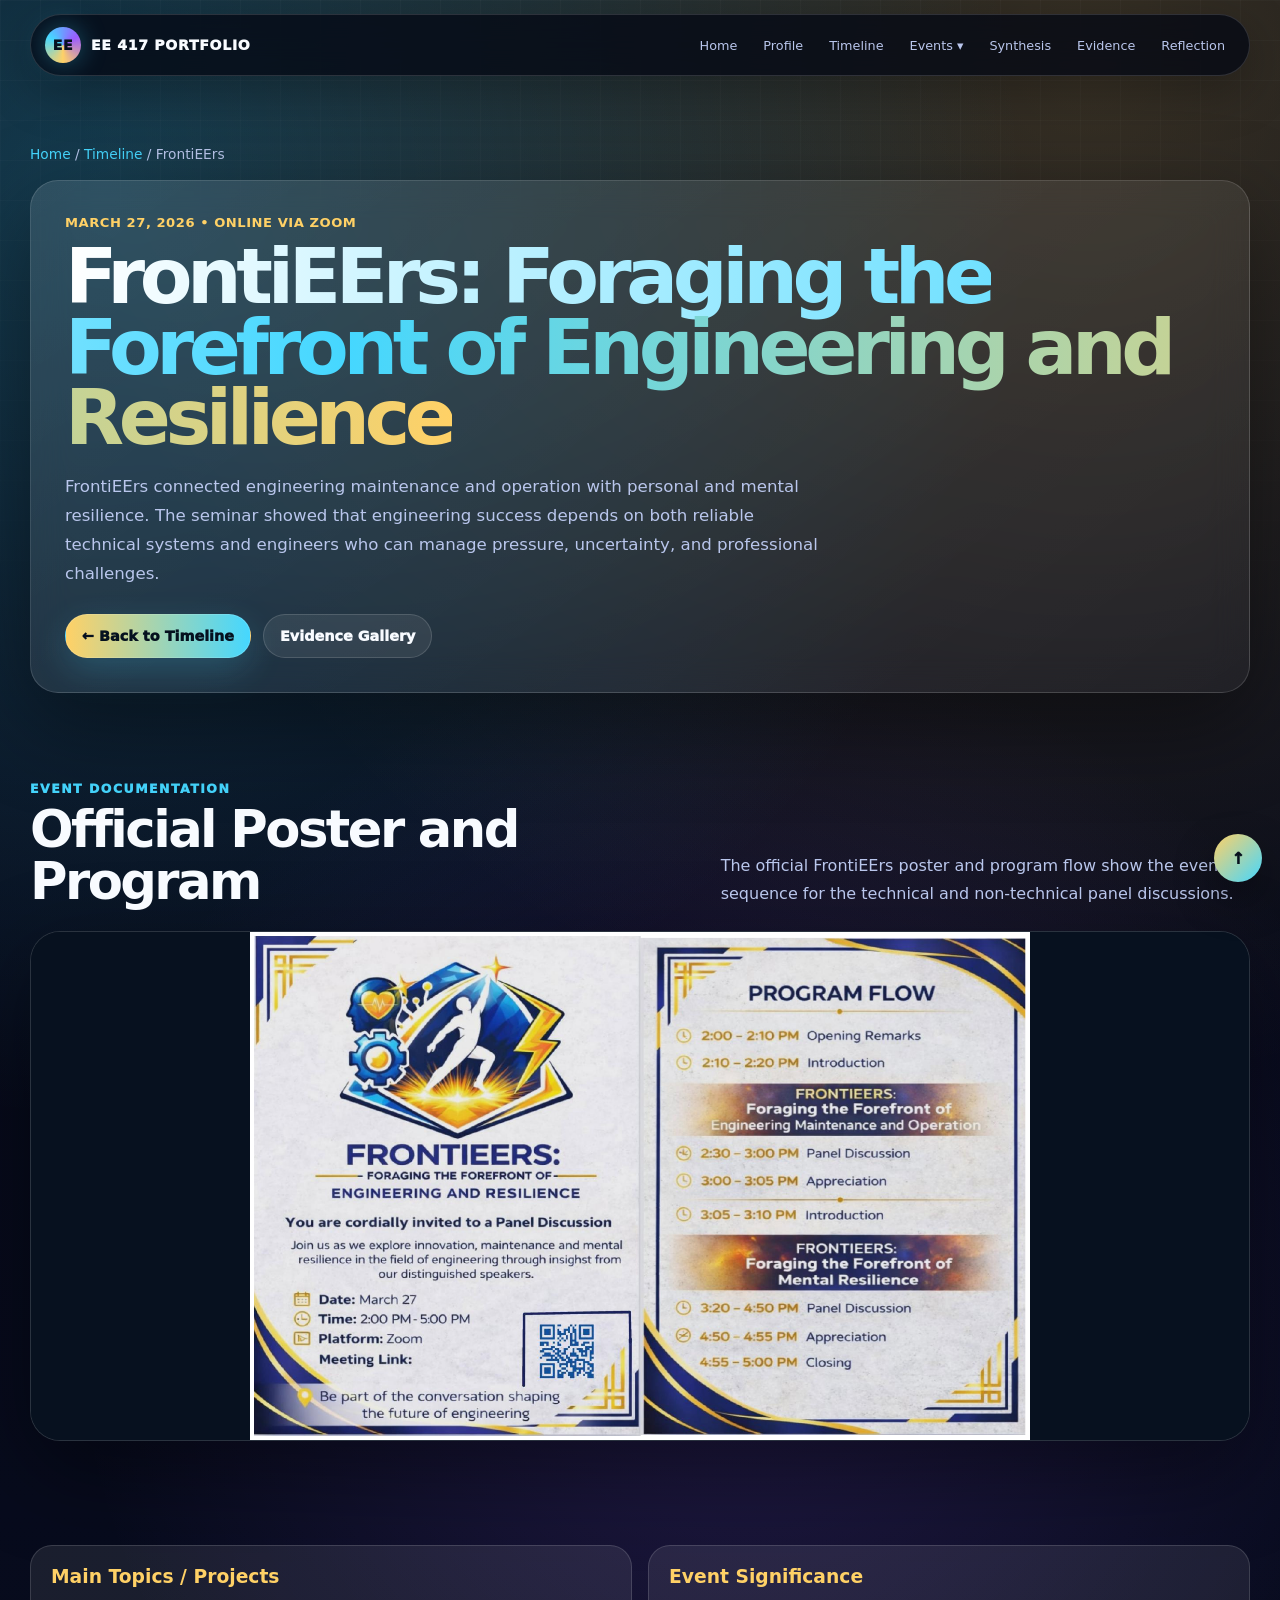
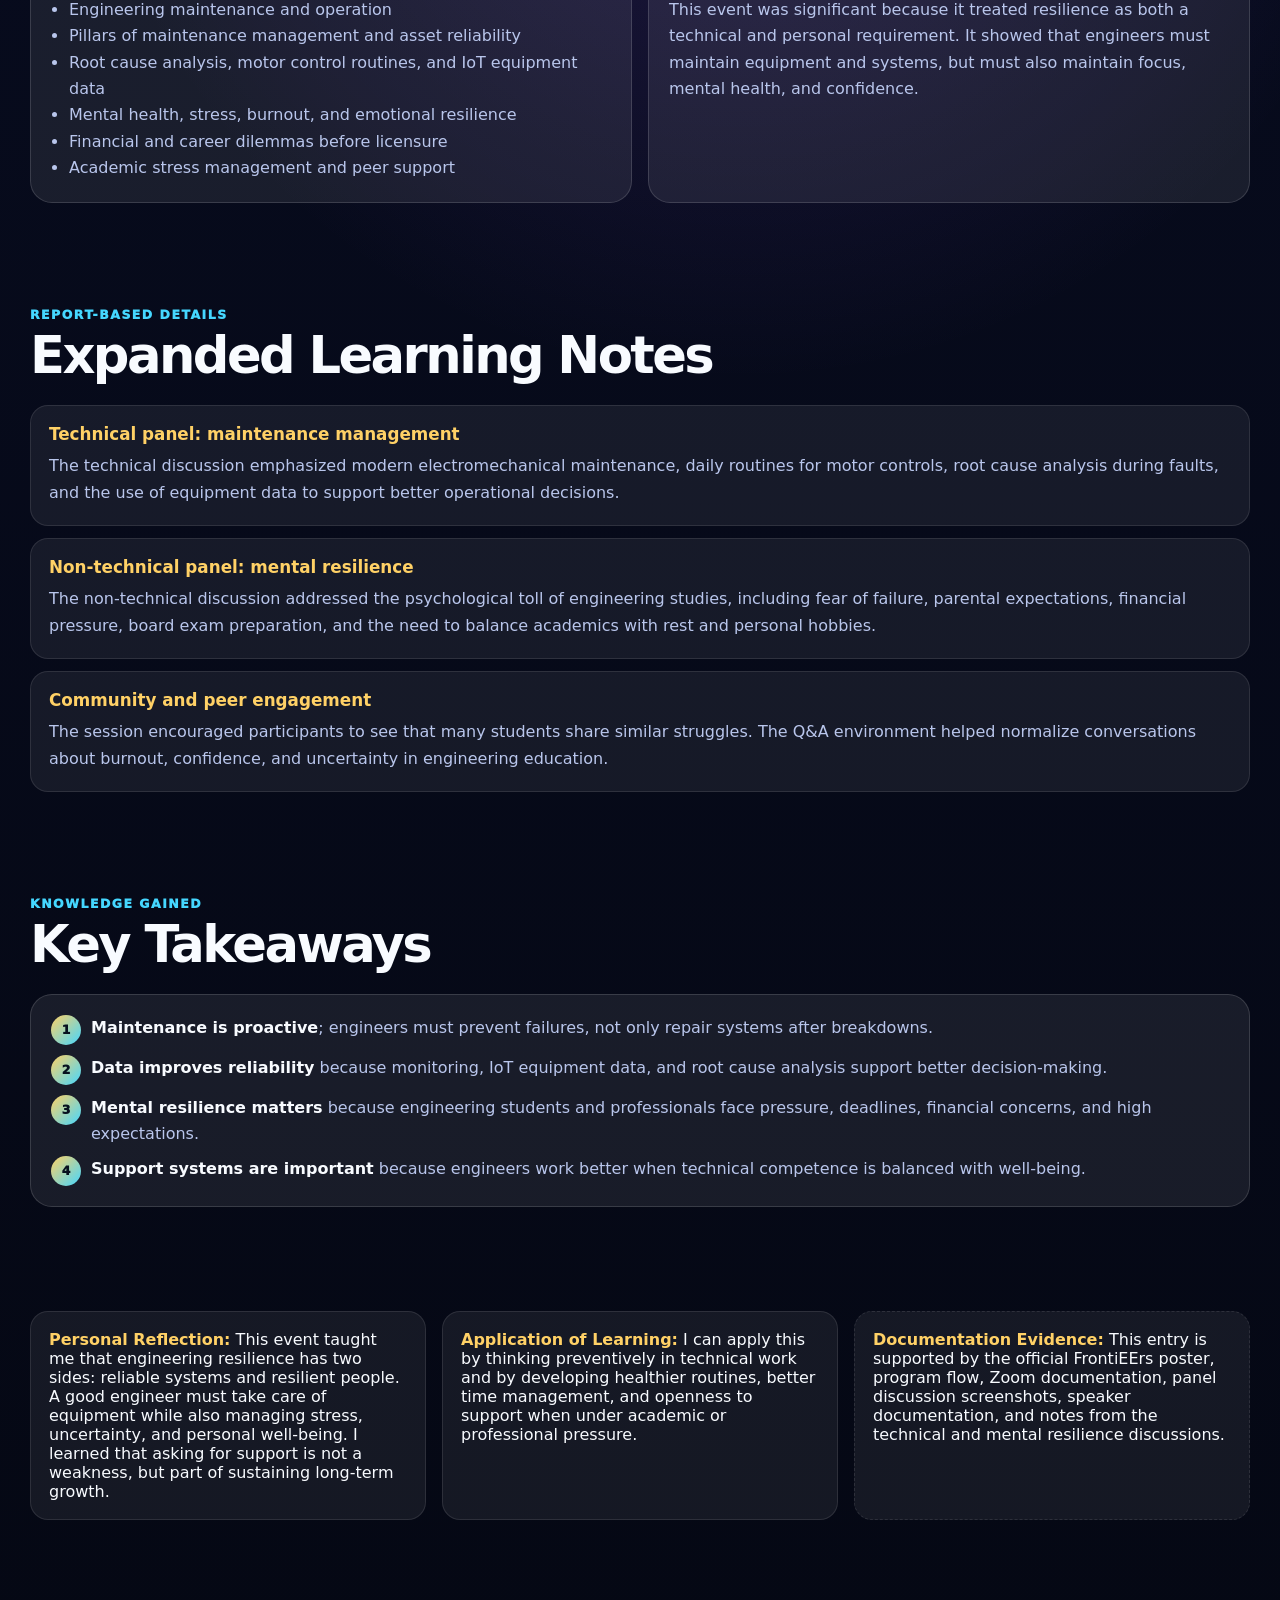
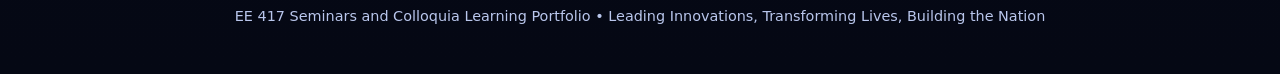
<file: events/frontieers.html>
<!doctype html>
<html lang="en"><head><meta charset="utf-8"><meta name="viewport" content="width=device-width,initial-scale=1"><title>FrontiEErs: Foraging the Forefront of Engineering and Resilience - EE 417</title><link rel="stylesheet" href="../assets/css/style.css"></head>
<body>
<nav class="nav">
  <a class="brand" href="../index.html"><span class="brand-mark">EE</span> EE 417 Portfolio</a>
  <div class="links">
    <a class="" href="../index.html">Home</a>
    <a class="" href="../profile.html">Profile</a>
    <a class="" href="../timeline.html">Timeline</a>
    <div class="drop"><button class="dropbtn">Events ▾</button><div class="drop-content">
      <a href="../events/upleeft.html">UplEEft</a>
      <a href="../events/engrained.html">ENGrained</a>
      <a href="../events/frontieers.html">FrontiEErs</a>
      <a href="../events/frontieers2.html">FrontiEErs 2.0</a>
      <a href="../events/elecsynapse.html">Elecsynapse</a>
      <a href="../events/eureeka.html">EUREEKA</a>
      <a href="../events/nikolas.html">NIKOLAS</a>
      <a href="../events/eehive.html">EEHIVE</a>
    </div></div>
    <a class="" href="../synthesis.html">Synthesis</a>
    <a class="" href="../gallery.html">Evidence</a>
    <a class="" href="../reflection.html">Reflection</a>
  </div>
</nav>
<main class="wrap">
<section class="page-hero" id="top"><div class="breadcrumbs"><a href="../index.html">Home</a> / <a href="../timeline.html">Timeline</a> / FrontiEErs</div><div class="page-card glass"><div class="meta">March 27, 2026 • Online via Zoom</div><h1><span class="gradient">FrontiEErs: Foraging the Forefront of Engineering and Resilience</span></h1><p class="lead">FrontiEErs connected engineering maintenance and operation with personal and mental resilience. The seminar showed that engineering success depends on both reliable technical systems and engineers who can manage pressure, uncertainty, and professional challenges.</p><div class="btnrow"><a class="btn primary" href="../timeline.html">← Back to Timeline</a><a class="btn secondary" href="../gallery.html">Evidence Gallery</a></div></div></section>
<section class="section"><div class="section-head"><div><div class="kicker">Event Documentation</div><h2>Official Poster and Program</h2></div><p>The official FrontiEErs poster and program flow show the event sequence for the technical and non-technical panel discussions.</p></div><div class="visual event-banner"><img src="../assets/images/events/frontieers.png" alt="FrontiEErs: Foraging the Forefront of Engineering and Resilience visual"></div></section>
<section class="section"><div class="grid two"><div class="card"><h3>Main Topics / Projects</h3><ul><li>Engineering maintenance and operation</li><li>Pillars of maintenance management and asset reliability</li><li>Root cause analysis, motor control routines, and IoT equipment data</li><li>Mental health, stress, burnout, and emotional resilience</li><li>Financial and career dilemmas before licensure</li><li>Academic stress management and peer support</li></ul></div><div class="card"><h3>Event Significance</h3><p>This event was significant because it treated resilience as both a technical and personal requirement. It showed that engineers must maintain equipment and systems, but must also maintain focus, mental health, and confidence.</p></div></div></section>
<section class="section"><div class="section-head"><div><div class="kicker">Report-Based Details</div><h2>Expanded Learning Notes</h2></div></div><div class="long-notes"><div class="note-card"><h3>Technical panel: maintenance management</h3><p>The technical discussion emphasized modern electromechanical maintenance, daily routines for motor controls, root cause analysis during faults, and the use of equipment data to support better operational decisions.</p></div><div class="note-card"><h3>Non-technical panel: mental resilience</h3><p>The non-technical discussion addressed the psychological toll of engineering studies, including fear of failure, parental expectations, financial pressure, board exam preparation, and the need to balance academics with rest and personal hobbies.</p></div><div class="note-card"><h3>Community and peer engagement</h3><p>The session encouraged participants to see that many students share similar struggles. The Q&A environment helped normalize conversations about burnout, confidence, and uncertainty in engineering education.</p></div></div></section>
<section class="section"><div class="section-head"><div><div class="kicker">Knowledge Gained</div><h2>Key Takeaways</h2></div></div><div class="card"><div class="takeaways"><div class="takeaway"><span class="spark">1</span><span><b>Maintenance is proactive</b>; engineers must prevent failures, not only repair systems after breakdowns.</span></div><div class="takeaway"><span class="spark">2</span><span><b>Data improves reliability</b> because monitoring, IoT equipment data, and root cause analysis support better decision-making.</span></div><div class="takeaway"><span class="spark">3</span><span><b>Mental resilience matters</b> because engineering students and professionals face pressure, deadlines, financial concerns, and high expectations.</span></div><div class="takeaway"><span class="spark">4</span><span><b>Support systems are important</b> because engineers work better when technical competence is balanced with well-being.</span></div></div></div></section>
<section class="section"><div class="grid"><div class="callout"><p><strong>Personal Reflection:</strong> This event taught me that engineering resilience has two sides: reliable systems and resilient people. A good engineer must take care of equipment while also managing stress, uncertainty, and personal well-being. I learned that asking for support is not a weakness, but part of sustaining long-term growth.</p></div><div class="callout"><p><strong>Application of Learning:</strong> I can apply this by thinking preventively in technical work and by developing healthier routines, better time management, and openness to support when under academic or professional pressure.</p></div><div class="callout evidence"><p><strong>Documentation Evidence:</strong> This entry is supported by the official FrontiEErs poster, program flow, Zoom documentation, panel discussion screenshots, speaker documentation, and notes from the technical and mental resilience discussions.</p></div></div></section>
</main><footer class="footer"><div class="wrap">EE 417 Seminars and Colloquia Learning Portfolio • Leading Innovations, Transforming Lives, Building the Nation</div></footer><a class="backtop" href="#top">↑</a></body></html>
</file>
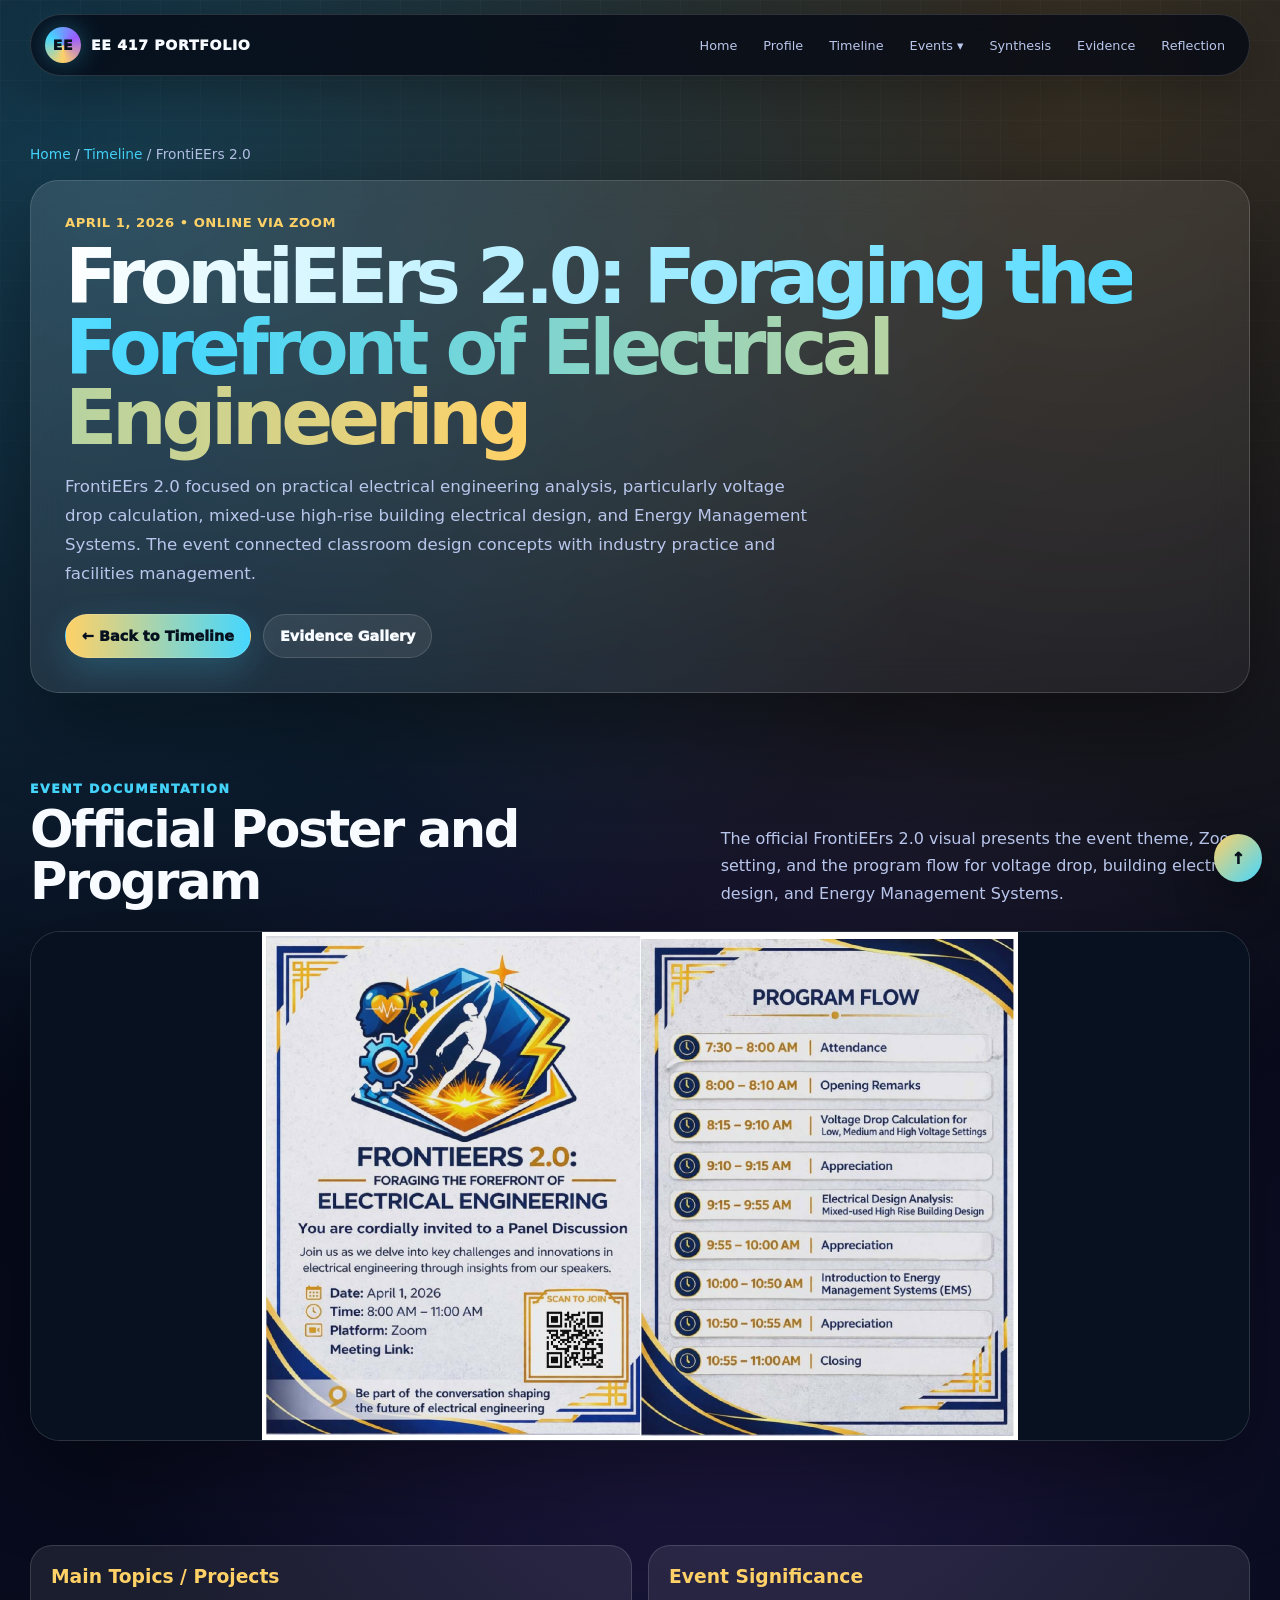
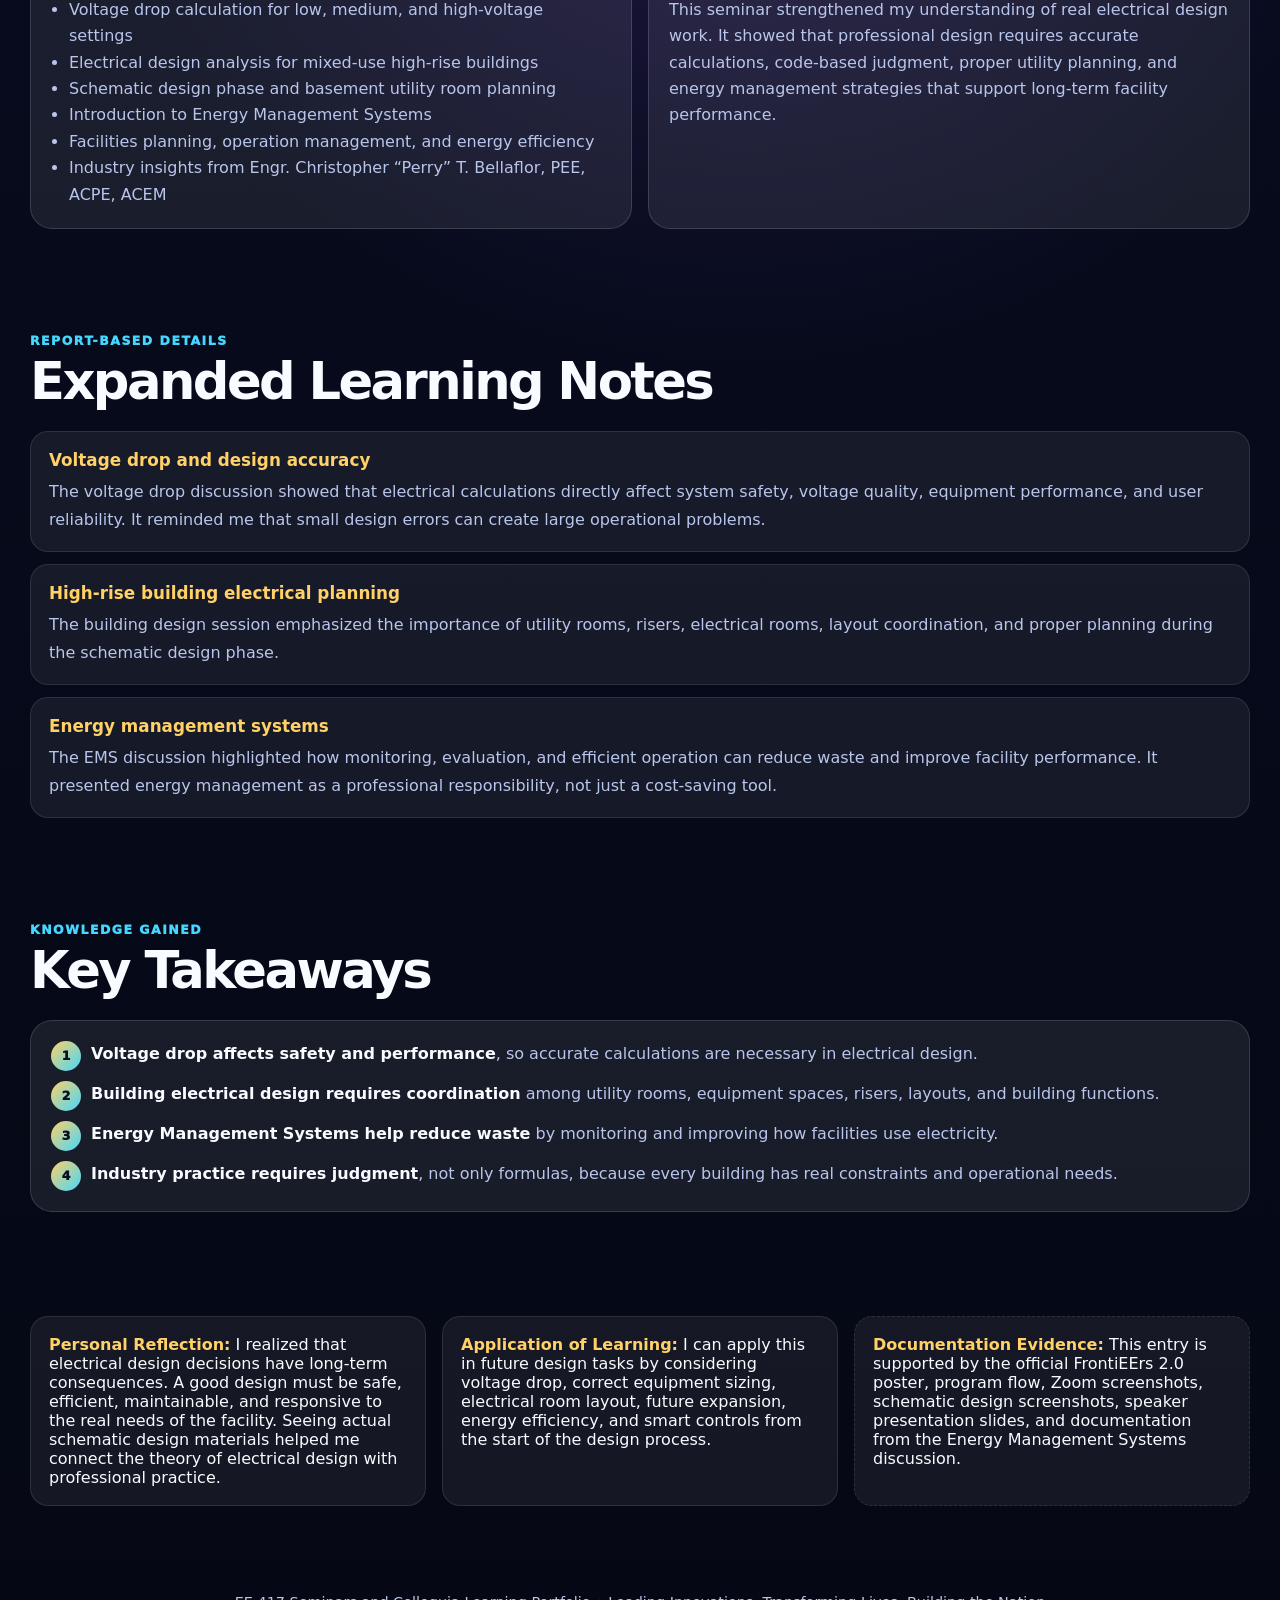
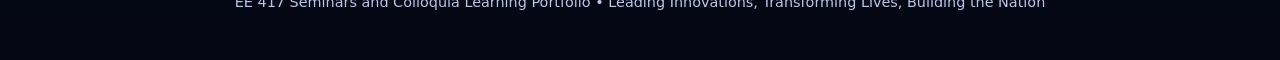
<file: events/frontieers2.html>
<!doctype html>
<html lang="en"><head><meta charset="utf-8"><meta name="viewport" content="width=device-width,initial-scale=1"><title>FrontiEErs 2.0: Foraging the Forefront of Electrical Engineering - EE 417</title><link rel="stylesheet" href="../assets/css/style.css"></head>
<body>
<nav class="nav">
  <a class="brand" href="../index.html"><span class="brand-mark">EE</span> EE 417 Portfolio</a>
  <div class="links">
    <a class="" href="../index.html">Home</a>
    <a class="" href="../profile.html">Profile</a>
    <a class="" href="../timeline.html">Timeline</a>
    <div class="drop"><button class="dropbtn">Events ▾</button><div class="drop-content">
      <a href="../events/upleeft.html">UplEEft</a>
      <a href="../events/engrained.html">ENGrained</a>
      <a href="../events/frontieers.html">FrontiEErs</a>
      <a href="../events/frontieers2.html">FrontiEErs 2.0</a>
      <a href="../events/elecsynapse.html">Elecsynapse</a>
      <a href="../events/eureeka.html">EUREEKA</a>
      <a href="../events/nikolas.html">NIKOLAS</a>
      <a href="../events/eehive.html">EEHIVE</a>
    </div></div>
    <a class="" href="../synthesis.html">Synthesis</a>
    <a class="" href="../gallery.html">Evidence</a>
    <a class="" href="../reflection.html">Reflection</a>
  </div>
</nav>
<main class="wrap">
<section class="page-hero" id="top"><div class="breadcrumbs"><a href="../index.html">Home</a> / <a href="../timeline.html">Timeline</a> / FrontiEErs 2.0</div><div class="page-card glass"><div class="meta">April 1, 2026 • Online via Zoom</div><h1><span class="gradient">FrontiEErs 2.0: Foraging the Forefront of Electrical Engineering</span></h1><p class="lead">FrontiEErs 2.0 focused on practical electrical engineering analysis, particularly voltage drop calculation, mixed-use high-rise building electrical design, and Energy Management Systems. The event connected classroom design concepts with industry practice and facilities management.</p><div class="btnrow"><a class="btn primary" href="../timeline.html">← Back to Timeline</a><a class="btn secondary" href="../gallery.html">Evidence Gallery</a></div></div></section>
<section class="section"><div class="section-head"><div><div class="kicker">Event Documentation</div><h2>Official Poster and Program</h2></div><p>The official FrontiEErs 2.0 visual presents the event theme, Zoom setting, and the program flow for voltage drop, building electrical design, and Energy Management Systems.</p></div><div class="visual event-banner"><img src="../assets/images/events/frontieers2.png" alt="FrontiEErs 2.0: Foraging the Forefront of Electrical Engineering visual"></div></section>
<section class="section"><div class="grid two"><div class="card"><h3>Main Topics / Projects</h3><ul><li>Voltage drop calculation for low, medium, and high-voltage settings</li><li>Electrical design analysis for mixed-use high-rise buildings</li><li>Schematic design phase and basement utility room planning</li><li>Introduction to Energy Management Systems</li><li>Facilities planning, operation management, and energy efficiency</li><li>Industry insights from Engr. Christopher “Perry” T. Bellaflor, PEE, ACPE, ACEM</li></ul></div><div class="card"><h3>Event Significance</h3><p>This seminar strengthened my understanding of real electrical design work. It showed that professional design requires accurate calculations, code-based judgment, proper utility planning, and energy management strategies that support long-term facility performance.</p></div></div></section>
<section class="section"><div class="section-head"><div><div class="kicker">Report-Based Details</div><h2>Expanded Learning Notes</h2></div></div><div class="long-notes"><div class="note-card"><h3>Voltage drop and design accuracy</h3><p>The voltage drop discussion showed that electrical calculations directly affect system safety, voltage quality, equipment performance, and user reliability. It reminded me that small design errors can create large operational problems.</p></div><div class="note-card"><h3>High-rise building electrical planning</h3><p>The building design session emphasized the importance of utility rooms, risers, electrical rooms, layout coordination, and proper planning during the schematic design phase.</p></div><div class="note-card"><h3>Energy management systems</h3><p>The EMS discussion highlighted how monitoring, evaluation, and efficient operation can reduce waste and improve facility performance. It presented energy management as a professional responsibility, not just a cost-saving tool.</p></div></div></section>
<section class="section"><div class="section-head"><div><div class="kicker">Knowledge Gained</div><h2>Key Takeaways</h2></div></div><div class="card"><div class="takeaways"><div class="takeaway"><span class="spark">1</span><span><b>Voltage drop affects safety and performance</b>, so accurate calculations are necessary in electrical design.</span></div><div class="takeaway"><span class="spark">2</span><span><b>Building electrical design requires coordination</b> among utility rooms, equipment spaces, risers, layouts, and building functions.</span></div><div class="takeaway"><span class="spark">3</span><span><b>Energy Management Systems help reduce waste</b> by monitoring and improving how facilities use electricity.</span></div><div class="takeaway"><span class="spark">4</span><span><b>Industry practice requires judgment</b>, not only formulas, because every building has real constraints and operational needs.</span></div></div></div></section>
<section class="section"><div class="grid"><div class="callout"><p><strong>Personal Reflection:</strong> I realized that electrical design decisions have long-term consequences. A good design must be safe, efficient, maintainable, and responsive to the real needs of the facility. Seeing actual schematic design materials helped me connect the theory of electrical design with professional practice.</p></div><div class="callout"><p><strong>Application of Learning:</strong> I can apply this in future design tasks by considering voltage drop, correct equipment sizing, electrical room layout, future expansion, energy efficiency, and smart controls from the start of the design process.</p></div><div class="callout evidence"><p><strong>Documentation Evidence:</strong> This entry is supported by the official FrontiEErs 2.0 poster, program flow, Zoom screenshots, schematic design screenshots, speaker presentation slides, and documentation from the Energy Management Systems discussion.</p></div></div></section>
</main><footer class="footer"><div class="wrap">EE 417 Seminars and Colloquia Learning Portfolio • Leading Innovations, Transforming Lives, Building the Nation</div></footer><a class="backtop" href="#top">↑</a></body></html>
</file>
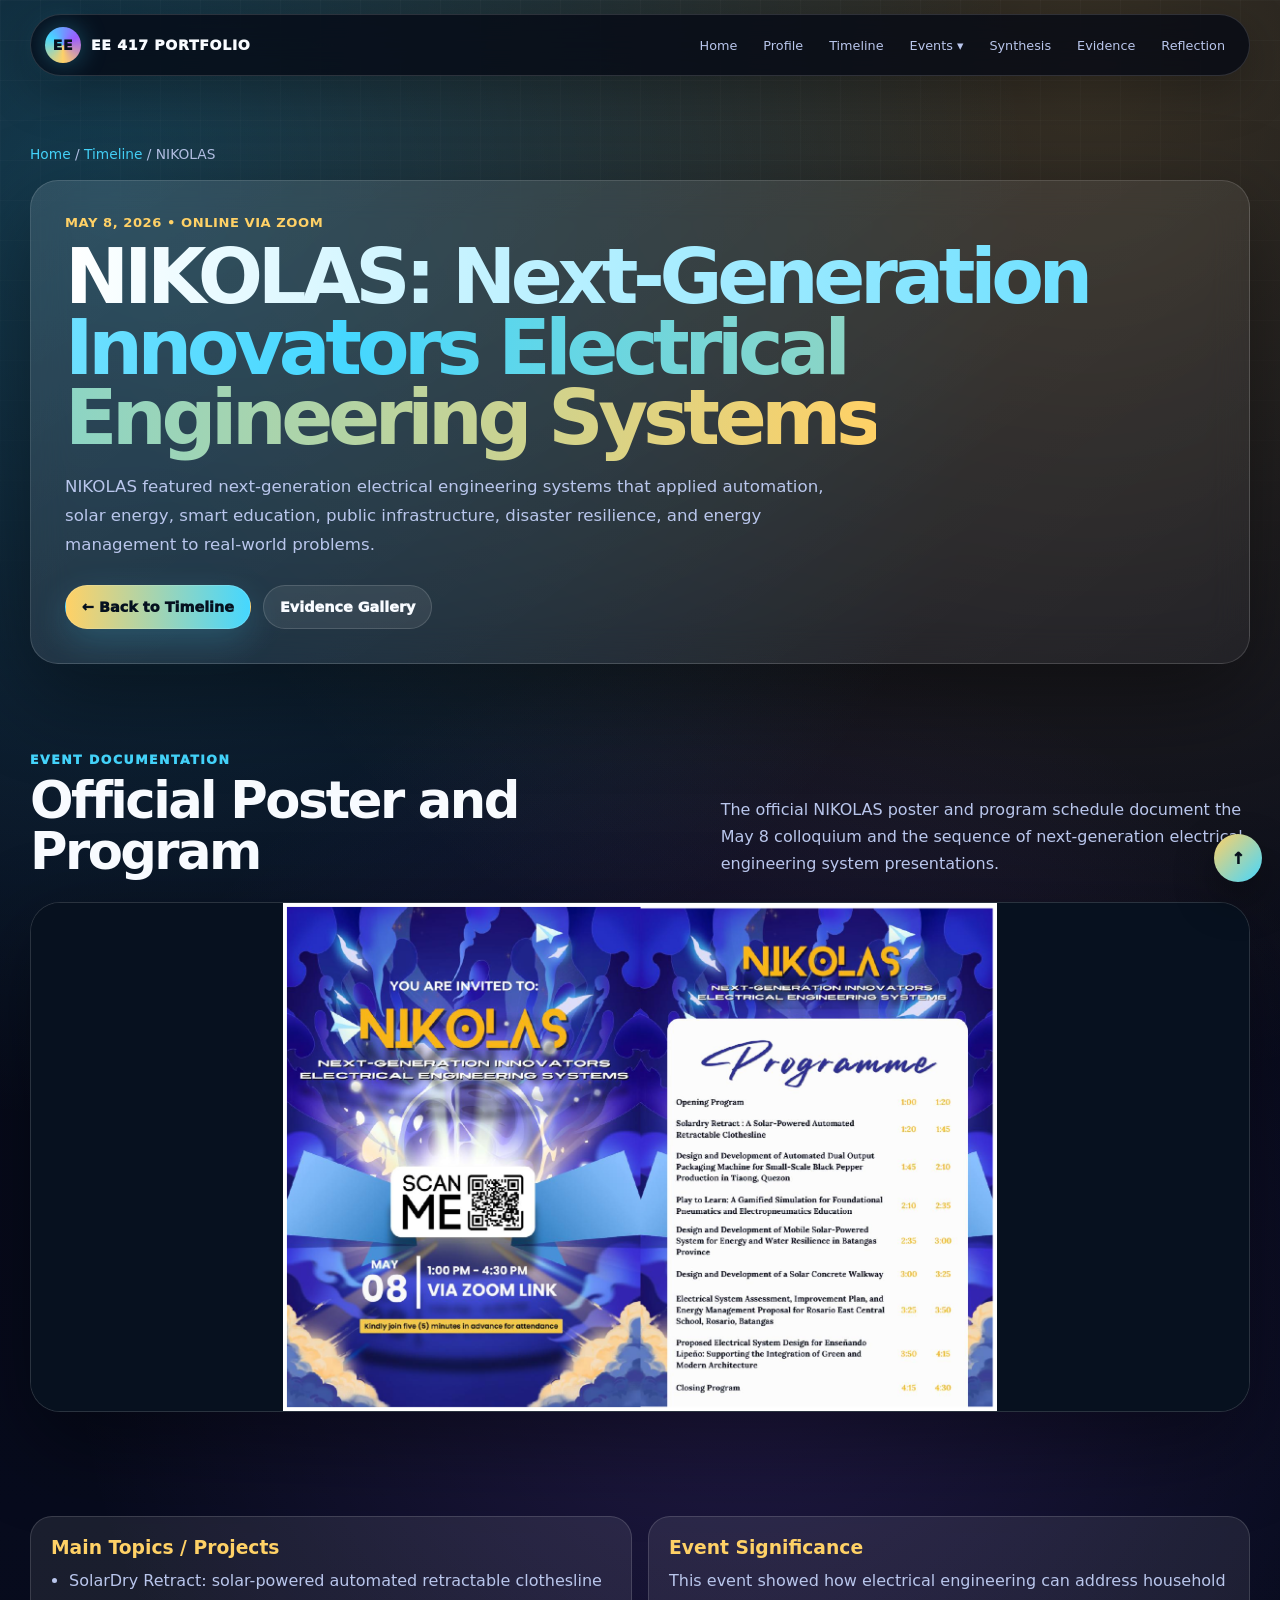
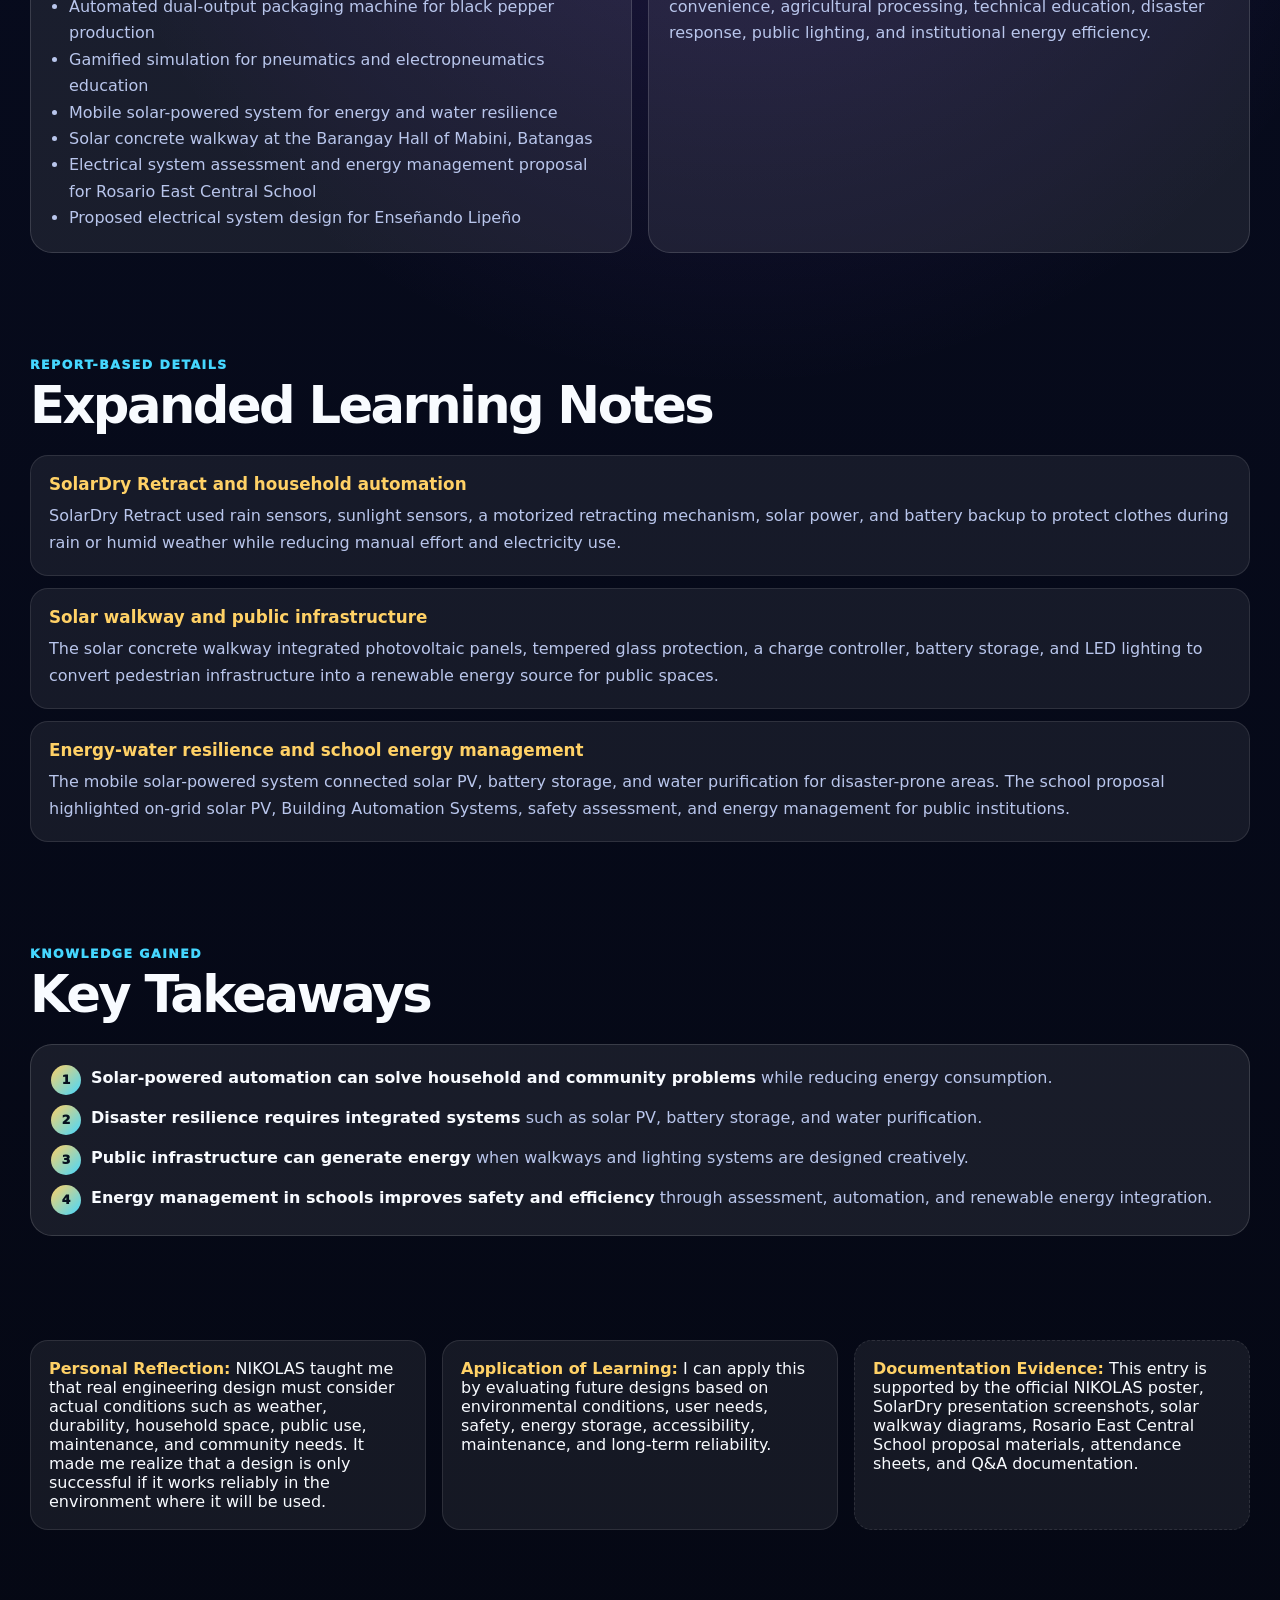
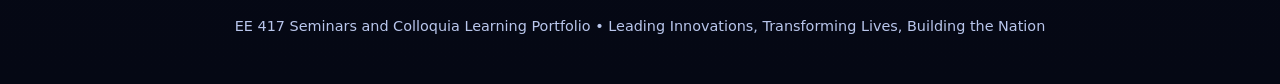
<file: events/nikolas.html>
<!doctype html>
<html lang="en"><head><meta charset="utf-8"><meta name="viewport" content="width=device-width,initial-scale=1"><title>NIKOLAS: Next-Generation Innovators Electrical Engineering Systems - EE 417</title><link rel="stylesheet" href="../assets/css/style.css"></head>
<body>
<nav class="nav">
  <a class="brand" href="../index.html"><span class="brand-mark">EE</span> EE 417 Portfolio</a>
  <div class="links">
    <a class="" href="../index.html">Home</a>
    <a class="" href="../profile.html">Profile</a>
    <a class="" href="../timeline.html">Timeline</a>
    <div class="drop"><button class="dropbtn">Events ▾</button><div class="drop-content">
      <a href="../events/upleeft.html">UplEEft</a>
      <a href="../events/engrained.html">ENGrained</a>
      <a href="../events/frontieers.html">FrontiEErs</a>
      <a href="../events/frontieers2.html">FrontiEErs 2.0</a>
      <a href="../events/elecsynapse.html">Elecsynapse</a>
      <a href="../events/eureeka.html">EUREEKA</a>
      <a href="../events/nikolas.html">NIKOLAS</a>
      <a href="../events/eehive.html">EEHIVE</a>
    </div></div>
    <a class="" href="../synthesis.html">Synthesis</a>
    <a class="" href="../gallery.html">Evidence</a>
    <a class="" href="../reflection.html">Reflection</a>
  </div>
</nav>
<main class="wrap">
<section class="page-hero" id="top"><div class="breadcrumbs"><a href="../index.html">Home</a> / <a href="../timeline.html">Timeline</a> / NIKOLAS</div><div class="page-card glass"><div class="meta">May 8, 2026 • Online via Zoom</div><h1><span class="gradient">NIKOLAS: Next-Generation Innovators Electrical Engineering Systems</span></h1><p class="lead">NIKOLAS featured next-generation electrical engineering systems that applied automation, solar energy, smart education, public infrastructure, disaster resilience, and energy management to real-world problems.</p><div class="btnrow"><a class="btn primary" href="../timeline.html">← Back to Timeline</a><a class="btn secondary" href="../gallery.html">Evidence Gallery</a></div></div></section>
<section class="section"><div class="section-head"><div><div class="kicker">Event Documentation</div><h2>Official Poster and Program</h2></div><p>The official NIKOLAS poster and program schedule document the May 8 colloquium and the sequence of next-generation electrical engineering system presentations.</p></div><div class="visual event-banner"><img src="../assets/images/events/nikolas.png" alt="NIKOLAS: Next-Generation Innovators Electrical Engineering Systems visual"></div></section>
<section class="section"><div class="grid two"><div class="card"><h3>Main Topics / Projects</h3><ul><li>SolarDry Retract: solar-powered automated retractable clothesline</li><li>Automated dual-output packaging machine for black pepper production</li><li>Gamified simulation for pneumatics and electropneumatics education</li><li>Mobile solar-powered system for energy and water resilience</li><li>Solar concrete walkway at the Barangay Hall of Mabini, Batangas</li><li>Electrical system assessment and energy management proposal for Rosario East Central School</li><li>Proposed electrical system design for Enseñando Lipeño</li></ul></div><div class="card"><h3>Event Significance</h3><p>This event showed how electrical engineering can address household convenience, agricultural processing, technical education, disaster response, public lighting, and institutional energy efficiency.</p></div></div></section>
<section class="section"><div class="section-head"><div><div class="kicker">Report-Based Details</div><h2>Expanded Learning Notes</h2></div></div><div class="long-notes"><div class="note-card"><h3>SolarDry Retract and household automation</h3><p>SolarDry Retract used rain sensors, sunlight sensors, a motorized retracting mechanism, solar power, and battery backup to protect clothes during rain or humid weather while reducing manual effort and electricity use.</p></div><div class="note-card"><h3>Solar walkway and public infrastructure</h3><p>The solar concrete walkway integrated photovoltaic panels, tempered glass protection, a charge controller, battery storage, and LED lighting to convert pedestrian infrastructure into a renewable energy source for public spaces.</p></div><div class="note-card"><h3>Energy-water resilience and school energy management</h3><p>The mobile solar-powered system connected solar PV, battery storage, and water purification for disaster-prone areas. The school proposal highlighted on-grid solar PV, Building Automation Systems, safety assessment, and energy management for public institutions.</p></div></div></section>
<section class="section"><div class="section-head"><div><div class="kicker">Knowledge Gained</div><h2>Key Takeaways</h2></div></div><div class="card"><div class="takeaways"><div class="takeaway"><span class="spark">1</span><span><b>Solar-powered automation can solve household and community problems</b> while reducing energy consumption.</span></div><div class="takeaway"><span class="spark">2</span><span><b>Disaster resilience requires integrated systems</b> such as solar PV, battery storage, and water purification.</span></div><div class="takeaway"><span class="spark">3</span><span><b>Public infrastructure can generate energy</b> when walkways and lighting systems are designed creatively.</span></div><div class="takeaway"><span class="spark">4</span><span><b>Energy management in schools improves safety and efficiency</b> through assessment, automation, and renewable energy integration.</span></div></div></div></section>
<section class="section"><div class="grid"><div class="callout"><p><strong>Personal Reflection:</strong> NIKOLAS taught me that real engineering design must consider actual conditions such as weather, durability, household space, public use, maintenance, and community needs. It made me realize that a design is only successful if it works reliably in the environment where it will be used.</p></div><div class="callout"><p><strong>Application of Learning:</strong> I can apply this by evaluating future designs based on environmental conditions, user needs, safety, energy storage, accessibility, maintenance, and long-term reliability.</p></div><div class="callout evidence"><p><strong>Documentation Evidence:</strong> This entry is supported by the official NIKOLAS poster, SolarDry presentation screenshots, solar walkway diagrams, Rosario East Central School proposal materials, attendance sheets, and Q&A documentation.</p></div></div></section>
</main><footer class="footer"><div class="wrap">EE 417 Seminars and Colloquia Learning Portfolio • Leading Innovations, Transforming Lives, Building the Nation</div></footer><a class="backtop" href="#top">↑</a></body></html>
</file>
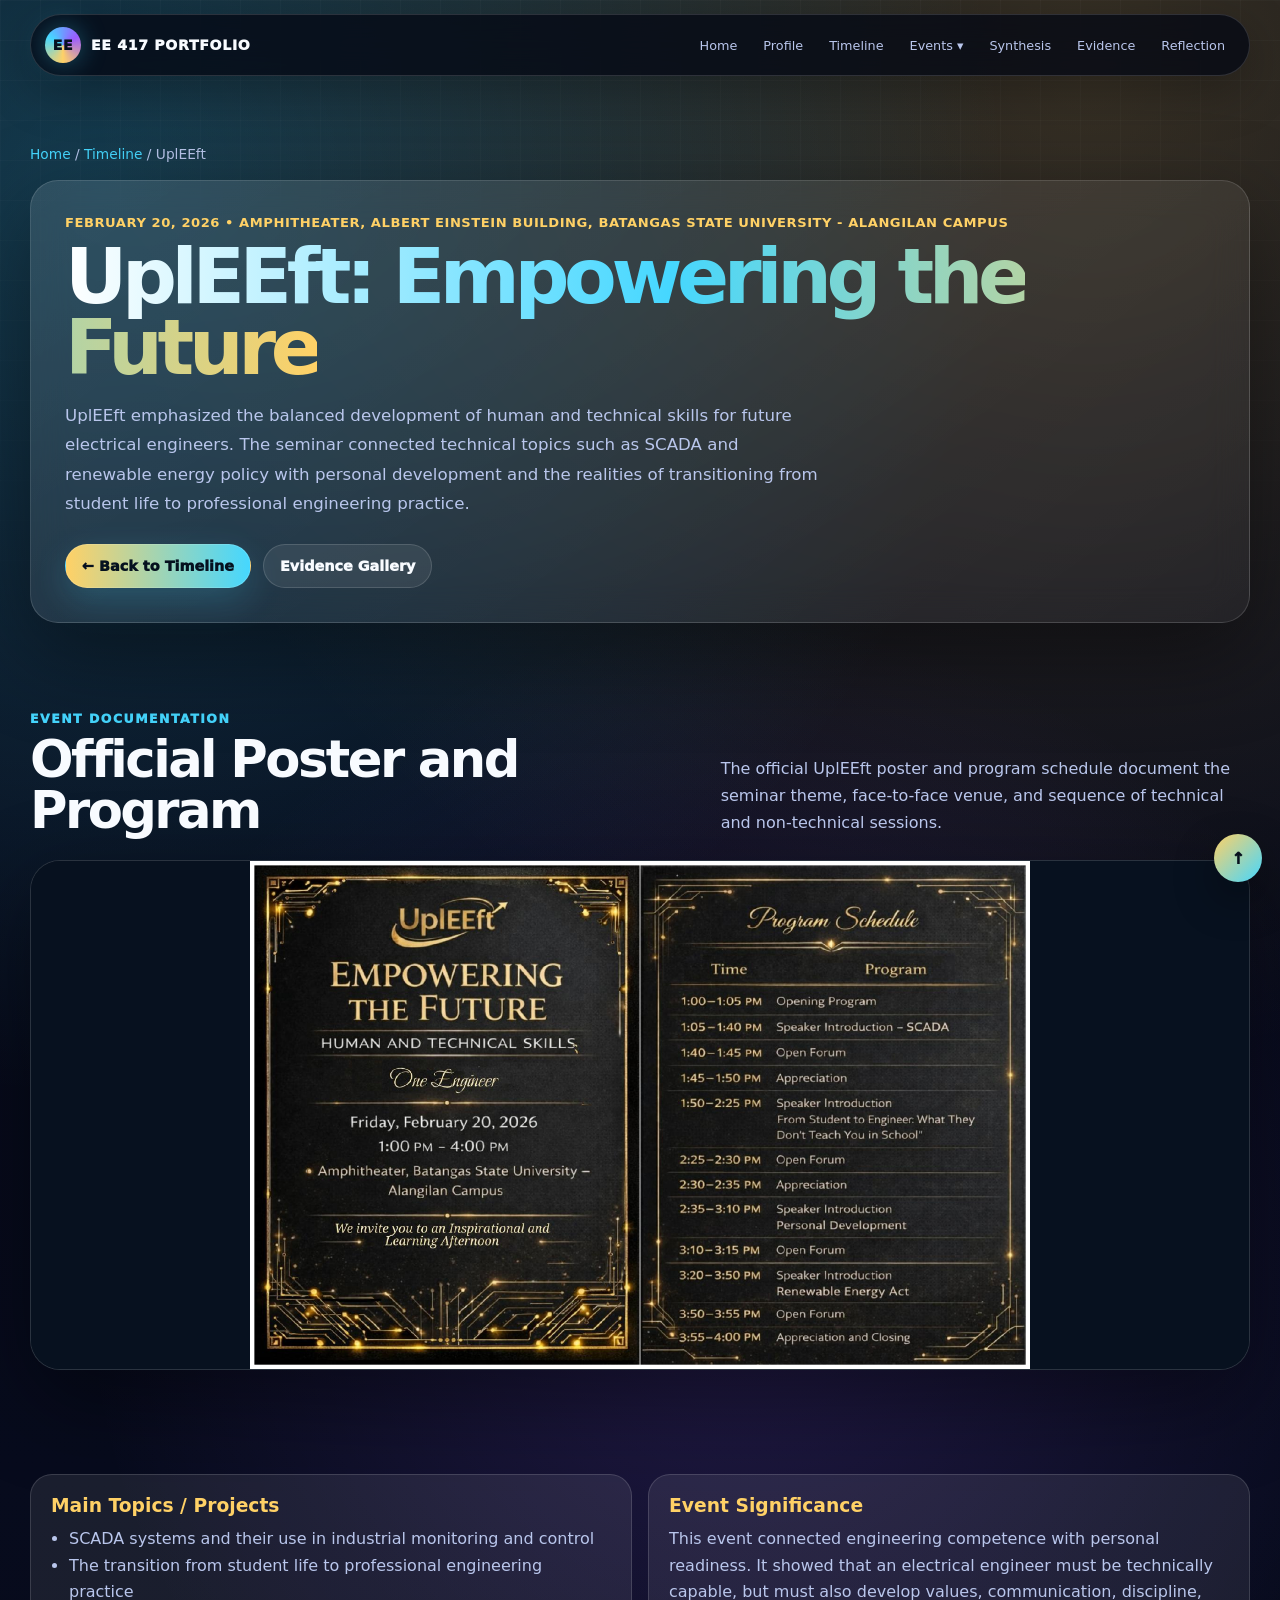
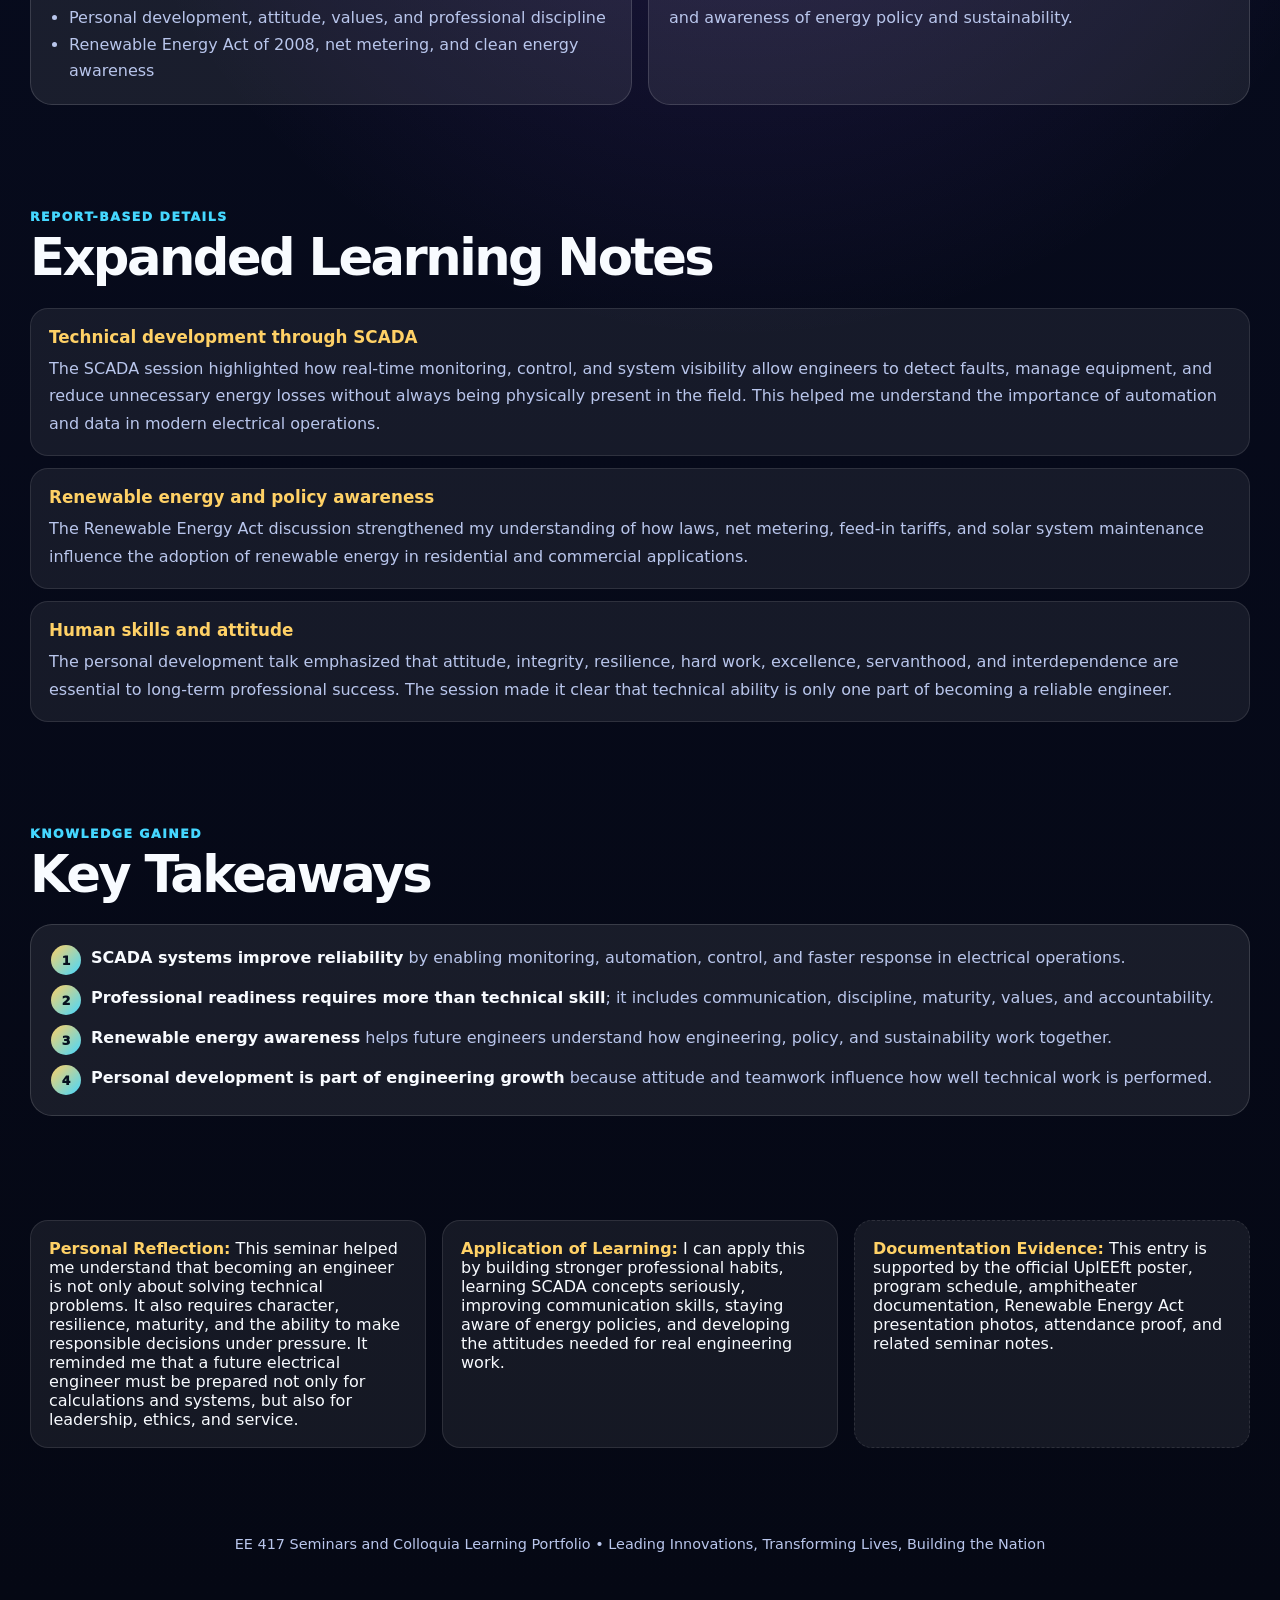
<file: events/upleeft.html>
<!doctype html>
<html lang="en"><head><meta charset="utf-8"><meta name="viewport" content="width=device-width,initial-scale=1"><title>UplEEft: Empowering the Future - EE 417</title><link rel="stylesheet" href="../assets/css/style.css"></head>
<body>
<nav class="nav">
  <a class="brand" href="../index.html"><span class="brand-mark">EE</span> EE 417 Portfolio</a>
  <div class="links">
    <a class="" href="../index.html">Home</a>
    <a class="" href="../profile.html">Profile</a>
    <a class="" href="../timeline.html">Timeline</a>
    <div class="drop"><button class="dropbtn">Events ▾</button><div class="drop-content">
      <a href="../events/upleeft.html">UplEEft</a>
      <a href="../events/engrained.html">ENGrained</a>
      <a href="../events/frontieers.html">FrontiEErs</a>
      <a href="../events/frontieers2.html">FrontiEErs 2.0</a>
      <a href="../events/elecsynapse.html">Elecsynapse</a>
      <a href="../events/eureeka.html">EUREEKA</a>
      <a href="../events/nikolas.html">NIKOLAS</a>
      <a href="../events/eehive.html">EEHIVE</a>
    </div></div>
    <a class="" href="../synthesis.html">Synthesis</a>
    <a class="" href="../gallery.html">Evidence</a>
    <a class="" href="../reflection.html">Reflection</a>
  </div>
</nav>
<main class="wrap">
<section class="page-hero" id="top"><div class="breadcrumbs"><a href="../index.html">Home</a> / <a href="../timeline.html">Timeline</a> / UplEEft</div><div class="page-card glass"><div class="meta">February 20, 2026 • Amphitheater, Albert Einstein Building, Batangas State University - Alangilan Campus</div><h1><span class="gradient">UplEEft: Empowering the Future</span></h1><p class="lead">UplEEft emphasized the balanced development of human and technical skills for future electrical engineers. The seminar connected technical topics such as SCADA and renewable energy policy with personal development and the realities of transitioning from student life to professional engineering practice.</p><div class="btnrow"><a class="btn primary" href="../timeline.html">← Back to Timeline</a><a class="btn secondary" href="../gallery.html">Evidence Gallery</a></div></div></section>
<section class="section"><div class="section-head"><div><div class="kicker">Event Documentation</div><h2>Official Poster and Program</h2></div><p>The official UplEEft poster and program schedule document the seminar theme, face-to-face venue, and sequence of technical and non-technical sessions.</p></div><div class="visual event-banner"><img src="../assets/images/events/upleeft.png" alt="UplEEft: Empowering the Future visual"></div></section>
<section class="section"><div class="grid two"><div class="card"><h3>Main Topics / Projects</h3><ul><li>SCADA systems and their use in industrial monitoring and control</li><li>The transition from student life to professional engineering practice</li><li>Personal development, attitude, values, and professional discipline</li><li>Renewable Energy Act of 2008, net metering, and clean energy awareness</li></ul></div><div class="card"><h3>Event Significance</h3><p>This event connected engineering competence with personal readiness. It showed that an electrical engineer must be technically capable, but must also develop values, communication, discipline, and awareness of energy policy and sustainability.</p></div></div></section>
<section class="section"><div class="section-head"><div><div class="kicker">Report-Based Details</div><h2>Expanded Learning Notes</h2></div></div><div class="long-notes"><div class="note-card"><h3>Technical development through SCADA</h3><p>The SCADA session highlighted how real-time monitoring, control, and system visibility allow engineers to detect faults, manage equipment, and reduce unnecessary energy losses without always being physically present in the field. This helped me understand the importance of automation and data in modern electrical operations.</p></div><div class="note-card"><h3>Renewable energy and policy awareness</h3><p>The Renewable Energy Act discussion strengthened my understanding of how laws, net metering, feed-in tariffs, and solar system maintenance influence the adoption of renewable energy in residential and commercial applications.</p></div><div class="note-card"><h3>Human skills and attitude</h3><p>The personal development talk emphasized that attitude, integrity, resilience, hard work, excellence, servanthood, and interdependence are essential to long-term professional success. The session made it clear that technical ability is only one part of becoming a reliable engineer.</p></div></div></section>
<section class="section"><div class="section-head"><div><div class="kicker">Knowledge Gained</div><h2>Key Takeaways</h2></div></div><div class="card"><div class="takeaways"><div class="takeaway"><span class="spark">1</span><span><b>SCADA systems improve reliability</b> by enabling monitoring, automation, control, and faster response in electrical operations.</span></div><div class="takeaway"><span class="spark">2</span><span><b>Professional readiness requires more than technical skill</b>; it includes communication, discipline, maturity, values, and accountability.</span></div><div class="takeaway"><span class="spark">3</span><span><b>Renewable energy awareness</b> helps future engineers understand how engineering, policy, and sustainability work together.</span></div><div class="takeaway"><span class="spark">4</span><span><b>Personal development is part of engineering growth</b> because attitude and teamwork influence how well technical work is performed.</span></div></div></div></section>
<section class="section"><div class="grid"><div class="callout"><p><strong>Personal Reflection:</strong> This seminar helped me understand that becoming an engineer is not only about solving technical problems. It also requires character, resilience, maturity, and the ability to make responsible decisions under pressure. It reminded me that a future electrical engineer must be prepared not only for calculations and systems, but also for leadership, ethics, and service.</p></div><div class="callout"><p><strong>Application of Learning:</strong> I can apply this by building stronger professional habits, learning SCADA concepts seriously, improving communication skills, staying aware of energy policies, and developing the attitudes needed for real engineering work.</p></div><div class="callout evidence"><p><strong>Documentation Evidence:</strong> This entry is supported by the official UplEEft poster, program schedule, amphitheater documentation, Renewable Energy Act presentation photos, attendance proof, and related seminar notes.</p></div></div></section>
</main><footer class="footer"><div class="wrap">EE 417 Seminars and Colloquia Learning Portfolio • Leading Innovations, Transforming Lives, Building the Nation</div></footer><a class="backtop" href="#top">↑</a></body></html>
</file>
<file: assets/css/style.css>
:root{
  --bg:#050814;--soft:#0b1228;--panel:rgba(255,255,255,.078);--panel2:rgba(255,255,255,.13);--text:#f8fbff;--muted:#b9c6ec;--gold:#ffd166;--electric:#45d7ff;--violet:#9a5cff;--green:#62ffbf;--line:rgba(255,255,255,.14);--shadow:0 30px 90px rgba(0,0,0,.42);--max:1220px;--r:28px
}
*{box-sizing:border-box;margin:0;padding:0}html{scroll-behavior:smooth}body{font-family:Inter,ui-sans-serif,system-ui,-apple-system,BlinkMacSystemFont,"Segoe UI",sans-serif;color:var(--text);background:radial-gradient(circle at 8% 6%,rgba(69,215,255,.25),transparent 28%),radial-gradient(circle at 85% 2%,rgba(255,209,102,.20),transparent 30%),radial-gradient(circle at 58% 40%,rgba(154,92,255,.18),transparent 32%),linear-gradient(180deg,#050814,#070b1d 46%,#050814);overflow-x:hidden;min-height:100vh}body:before{content:"";position:fixed;inset:0;pointer-events:none;background-image:linear-gradient(rgba(255,255,255,.026) 1px,transparent 1px),linear-gradient(90deg,rgba(255,255,255,.026) 1px,transparent 1px);background-size:40px 40px;mask-image:linear-gradient(to bottom,rgba(0,0,0,.9),transparent 82%);z-index:-2}body:after{content:"";position:fixed;inset:0;pointer-events:none;background:linear-gradient(115deg,transparent 0%,rgba(255,255,255,.055) 42%,transparent 58%);transform:translateX(-130%);animation:scan 8s ease-in-out infinite;z-index:-1}@keyframes scan{0%,50%{transform:translateX(-130%)}75%,100%{transform:translateX(130%)}}
a{color:inherit}.wrap{width:min(var(--max),calc(100% - 32px));margin:0 auto}.nav{position:sticky;top:14px;z-index:50;margin:14px auto 0;width:min(var(--max),calc(100% - 32px));display:flex;align-items:center;justify-content:space-between;gap:14px;padding:12px 14px;border:1px solid var(--line);border-radius:999px;background:rgba(5,8,20,.78);backdrop-filter:blur(18px);box-shadow:0 15px 50px rgba(0,0,0,.28)}.brand{display:flex;align-items:center;gap:10px;font-weight:1000;letter-spacing:.05em;text-transform:uppercase;font-size:.88rem;white-space:nowrap;text-decoration:none}.brand-mark{width:36px;height:36px;border-radius:50%;display:grid;place-items:center;background:conic-gradient(from 180deg,var(--gold),var(--electric),var(--violet),var(--gold));color:#07111f;font-weight:1000;box-shadow:0 0 26px rgba(69,215,255,.34)}.links{display:flex;gap:6px;flex-wrap:wrap;justify-content:flex-end;align-items:center}.links a,.dropbtn{color:var(--muted);text-decoration:none;font-size:.8rem;padding:8px 10px;border-radius:999px;transition:.25s ease;border:0;background:transparent;font-family:inherit}.links a:hover,.drop:hover .dropbtn,.links a.active{color:var(--text);background:rgba(255,255,255,.10)}.drop{position:relative}.drop-content{display:none;position:absolute;right:0;top:38px;min-width:310px;background:rgba(5,8,20,.96);border:1px solid var(--line);border-radius:20px;padding:10px;box-shadow:var(--shadow);backdrop-filter:blur(18px)}.drop:hover .drop-content{display:grid;gap:4px}.drop-content a{display:block;border-radius:12px;white-space:normal}.hero{padding:76px 0 50px}.hero-grid{display:grid;grid-template-columns:1.05fr .95fr;gap:26px;align-items:center}.glass{border:1px solid var(--line);background:linear-gradient(145deg,rgba(255,255,255,.115),rgba(255,255,255,.045));backdrop-filter:blur(18px);box-shadow:var(--shadow)}.hero-copy{position:relative;padding:38px;border-radius:var(--r);overflow:hidden}.hero-copy:before{content:"";position:absolute;inset:-2px;background:linear-gradient(90deg,transparent,rgba(69,215,255,.45),rgba(255,209,102,.42),transparent);opacity:.58;transform:translateX(-85%);animation:sweep 6s ease-in-out infinite;z-index:0}.hero-copy>*{position:relative;z-index:1}@keyframes sweep{0%,45%{transform:translateX(-85%)}70%,100%{transform:translateX(85%)}}.eyebrow{display:inline-flex;align-items:center;gap:8px;color:var(--gold);background:rgba(255,209,102,.12);border:1px solid rgba(255,209,102,.25);padding:8px 12px;border-radius:999px;font-size:.78rem;font-weight:900;letter-spacing:.08em;text-transform:uppercase;margin-bottom:18px}h1{font-size:clamp(2.6rem,7vw,6.1rem);line-height:.92;letter-spacing:-.07em;margin-bottom:18px}.gradient{background:linear-gradient(90deg,#fff,var(--electric),var(--gold));-webkit-background-clip:text;background-clip:text;color:transparent}.lead{color:var(--muted);font-size:1.04rem;line-height:1.75;max-width:72ch}.btnrow{display:flex;flex-wrap:wrap;gap:12px;margin-top:26px}.btn{display:inline-flex;align-items:center;gap:10px;padding:13px 16px;border-radius:999px;text-decoration:none;font-weight:950;font-size:.9rem;transition:.25s ease;border:1px solid rgba(255,255,255,.14)}.btn.primary{color:#05111f;background:linear-gradient(90deg,var(--gold),var(--electric));box-shadow:0 12px 35px rgba(69,215,255,.20)}.btn.secondary{color:var(--text);background:rgba(255,255,255,.08)}.btn:hover{transform:translateY(-3px) scale(1.015);filter:brightness(1.08)}.hero-img{border-radius:var(--r);overflow:hidden;border:1px solid var(--line);box-shadow:var(--shadow);min-height:360px;background:#07111f}.hero-img img{width:100%;height:100%;display:block;object-fit:cover}.stats{padding:24px;border-radius:var(--r);display:grid;grid-template-columns:repeat(2,1fr);gap:14px;background:var(--panel);border:1px solid var(--line);box-shadow:0 25px 70px rgba(0,0,0,.26);margin-top:16px}.stat{min-height:118px;padding:18px;border-radius:22px;background:rgba(255,255,255,.07);border:1px solid rgba(255,255,255,.10);position:relative;overflow:hidden}.stat:after{content:"";position:absolute;right:-28px;top:-28px;width:88px;height:88px;border-radius:50%;background:rgba(69,215,255,.12);box-shadow:0 0 50px rgba(69,215,255,.18)}.stat strong{display:block;font-size:2rem;line-height:1;color:var(--gold);margin-bottom:8px}.stat span{color:var(--muted);font-size:.9rem;line-height:1.45}.page-hero{padding:70px 0 36px}.page-card{padding:34px;border-radius:var(--r)}.page-card h1{font-size:clamp(2.4rem,6vw,5.2rem)}.meta{color:var(--gold);font-weight:900;letter-spacing:.04em;text-transform:uppercase;font-size:.82rem;margin-bottom:12px}.section{padding:52px 0}.section-head{display:flex;justify-content:space-between;gap:24px;align-items:end;margin-bottom:24px}.kicker{color:var(--electric);font-weight:1000;letter-spacing:.12em;text-transform:uppercase;font-size:.78rem;margin-bottom:8px}h2{font-size:clamp(1.9rem,4vw,3.35rem);line-height:1;letter-spacing:-.05em}.section-head p{color:var(--muted);max-width:52ch;line-height:1.7}.grid{display:grid;grid-template-columns:repeat(3,1fr);gap:16px}.grid.two{grid-template-columns:repeat(2,1fr)}.card{padding:20px;border-radius:22px;background:var(--panel);border:1px solid var(--line);transition:.25s ease}.card:hover{transform:translateY(-5px);background:var(--panel2)}.card h3{color:var(--gold);margin-bottom:10px}.card p,.card li{color:var(--muted);line-height:1.65}.card ul{padding-left:18px}.timeline{position:relative;display:grid;gap:18px}.timeline:before{content:"";position:absolute;left:29px;top:0;bottom:0;width:2px;background:linear-gradient(var(--gold),var(--electric),var(--violet),var(--green));opacity:.75}.timeitem{display:grid;grid-template-columns:60px 1fr;gap:16px;align-items:stretch}.dot{width:60px;height:60px;border-radius:50%;display:grid;place-items:center;background:linear-gradient(145deg,var(--gold),var(--electric));color:#08111d;font-weight:1000;box-shadow:0 0 0 8px rgba(69,215,255,.08),0 0 35px rgba(69,215,255,.20);z-index:1}.timecard{padding:20px;border-radius:22px;background:var(--panel);border:1px solid var(--line);transition:.25s ease}.timecard:hover{transform:translateX(6px);background:var(--panel2)}.timecard h3{font-size:1.25rem;margin-bottom:8px}.timemeta{color:var(--gold);font-size:.86rem;font-weight:850;margin-bottom:10px}.timecard p{color:var(--muted);line-height:1.65}.event-grid{display:grid;grid-template-columns:repeat(2,1fr);gap:22px}.event-card{border-radius:var(--r);background:linear-gradient(145deg,rgba(255,255,255,.10),rgba(255,255,255,.045));border:1px solid var(--line);box-shadow:0 25px 80px rgba(0,0,0,.24);overflow:hidden;transition:.28s ease;text-decoration:none;display:block}.event-card:hover{transform:translateY(-8px);box-shadow:0 35px 100px rgba(0,0,0,.38)}.event-img{height:210px;background:#07111f}.event-img img{width:100%;height:100%;object-fit:cover;display:block}.event-body{padding:22px}.event-date{display:inline-block;color:#07111f;background:var(--gold);padding:8px 12px;border-radius:999px;font-weight:1000;font-size:.82rem;margin-bottom:12px}.event-body h3{font-size:1.5rem;letter-spacing:-.03em;line-height:1.1;margin-bottom:10px}.event-body p{color:var(--muted);line-height:1.65}.visual{border-radius:24px;overflow:hidden;border:1px solid var(--line);box-shadow:var(--shadow);background:#07111f}.visual img{width:100%;display:block}.takeaways{display:grid;gap:10px}.takeaway{display:grid;grid-template-columns:30px 1fr;gap:10px;align-items:start;color:var(--muted);line-height:1.6}.takeaway b{color:var(--text)}.spark{width:30px;height:30px;border-radius:50%;display:grid;place-items:center;color:#07111f;background:linear-gradient(135deg,var(--gold),var(--electric));font-size:.78rem;font-weight:1000}.callout{padding:18px;border-radius:18px;background:rgba(255,255,255,.065);border:1px solid rgba(255,255,255,.10)}.callout strong{color:var(--gold)}.evidence{border-style:dashed}.gallery{display:grid;grid-template-columns:repeat(4,1fr);gap:14px}.gallery .gitem{min-height:180px;border-radius:20px;border:1px solid var(--line);background:linear-gradient(135deg,rgba(255,255,255,.14),rgba(255,255,255,.04)),radial-gradient(circle at 30% 20%,rgba(255,209,102,.25),transparent 32%);display:flex;flex-direction:column;justify-content:end;padding:16px;position:relative;overflow:hidden}.gallery .gitem:before{content:"";position:absolute;inset:16px;border:1px dashed rgba(255,255,255,.22);border-radius:14px}.gallery .gitem>*{position:relative;z-index:1}.gallery h3{font-size:1rem;margin-bottom:4px}.gallery p{color:var(--muted);font-size:.82rem;line-height:1.45}.footer{padding:36px 0 50px;color:var(--muted);text-align:center;font-size:.9rem}.backtop{position:fixed;right:18px;bottom:18px;width:48px;height:48px;border-radius:50%;display:grid;place-items:center;background:linear-gradient(135deg,var(--gold),var(--electric));color:#07111f;text-decoration:none;font-weight:1000;box-shadow:0 18px 40px rgba(0,0,0,.35);z-index:40}.poster-row{display:grid;grid-template-columns:.85fr 1.15fr;gap:20px;align-items:start}.caption{font-size:.85rem;color:var(--muted);line-height:1.55;margin-top:10px}.small{font-size:.92rem;color:var(--muted);line-height:1.65}.breadcrumbs{margin-bottom:18px;color:var(--muted);font-size:.86rem}.breadcrumbs a{color:var(--electric);text-decoration:none}.breadcrumbs a:hover{text-decoration:underline}@media(max-width:980px){.hero-grid,.grid,.grid.two,.event-grid,.poster-row{grid-template-columns:1fr}.gallery{grid-template-columns:repeat(2,1fr)}.section-head{align-items:start;flex-direction:column}.nav{align-items:flex-start;border-radius:24px;flex-direction:column}.links{justify-content:flex-start}.drop-content{position:static;display:none}.drop:hover .drop-content{display:grid}}@media(max-width:640px){.hero-copy,.page-card{padding:24px}.stats{grid-template-columns:1fr}.gallery{grid-template-columns:1fr}.timeitem{grid-template-columns:46px 1fr}.dot{width:46px;height:46px;font-size:.82rem}.timeline:before{left:22px}.event-img{height:170px}}


/* Clean portfolio update: full-bleed event banners and polished documentation images */
.visual.event-banner{
  height: clamp(260px, 44vw, 510px);
  border-radius: 30px;
  background: #07111f;
  display: block;
}
.visual.event-banner img{
  width: 100%;
  height: 100%;
  object-fit: contain;
  object-position: center;
  display: block;
}
.event-img{
  background: #07111f;
}
.event-img img{
  object-fit: cover;
  object-position: center;
}
.hero-img img,
.visual img{
  background: #07111f;
}


/* Profile page update */
.author-tag{
  margin-top:18px;
  display:inline-flex;
  flex-wrap:wrap;
  gap:8px;
  align-items:center;
  color:var(--text);
  background:rgba(255,255,255,.08);
  border:1px solid rgba(255,255,255,.14);
  border-radius:999px;
  padding:9px 12px;
  font-weight:850;
  font-size:.88rem;
}
.profile-layout{
  display:grid;
  grid-template-columns:.78fr 1.22fr;
  gap:24px;
  align-items:start;
}
.profile-photo-card{
  padding:24px;
  border-radius:var(--r);
  background:linear-gradient(145deg,rgba(255,255,255,.12),rgba(255,255,255,.045));
  border:1px solid var(--line);
  box-shadow:var(--shadow);
  text-align:center;
  position:relative;
  overflow:hidden;
}
.profile-photo-card:before{
  content:"";
  position:absolute;
  inset:-40%;
  background:conic-gradient(from 180deg, transparent, rgba(69,215,255,.22), rgba(255,209,102,.22), transparent);
  animation:spinGlow 10s linear infinite;
}
@keyframes spinGlow{to{transform:rotate(360deg)}}
.profile-photo-card > *{position:relative;z-index:1}
.profile-photo{
  width:min(310px,100%);
  aspect-ratio:1/1;
  margin:0 auto 18px;
  border-radius:50%;
  overflow:hidden;
  border:4px solid rgba(255,209,102,.9);
  box-shadow:0 0 0 10px rgba(255,209,102,.10),0 22px 60px rgba(0,0,0,.35);
  background:#fff;
}
.profile-photo img{width:100%;height:100%;object-fit:cover;display:block}
.profile-name{font-size:1.65rem;letter-spacing:-.03em;margin-bottom:5px}
.profile-course{color:var(--muted);line-height:1.55}
.profile-badge-row{display:flex;flex-wrap:wrap;justify-content:center;gap:8px;margin-top:16px}
.profile-badge{padding:8px 10px;border-radius:999px;background:rgba(255,255,255,.09);border:1px solid rgba(255,255,255,.13);color:var(--text);font-size:.8rem;font-weight:850}
.profile-info-grid{display:grid;grid-template-columns:repeat(2,1fr);gap:14px;margin-top:18px}
.profile-info{padding:16px;border-radius:18px;background:rgba(255,255,255,.07);border:1px solid rgba(255,255,255,.11)}
.profile-info span{display:block;color:var(--electric);font-size:.74rem;text-transform:uppercase;letter-spacing:.09em;font-weight:1000;margin-bottom:7px}
.profile-info strong{font-size:1rem;color:var(--text);line-height:1.35}
.profile-statement{padding:24px;border-radius:var(--r);background:var(--panel);border:1px solid var(--line);box-shadow:0 20px 70px rgba(0,0,0,.24)}
.profile-statement p{color:var(--muted);line-height:1.8;margin-bottom:14px}.profile-statement p:last-child{margin-bottom:0}
@media(max-width:980px){.profile-layout,.profile-info-grid{grid-template-columns:1fr}}


/* Enhanced evidence gallery update */
.evidence-grid{
  display:grid;
  grid-template-columns:repeat(2,minmax(0,1fr));
  gap:18px;
}
.evidence-shot{
  border-radius:24px;
  overflow:hidden;
  border:1px solid var(--line);
  background:#07111f;
  box-shadow:0 22px 70px rgba(0,0,0,.30);
}
.evidence-shot img{
  width:100%;
  height:320px;
  object-fit:cover;
  object-position:center;
  display:block;
  background:#07111f;
}
.evidence-shot .shot-text{
  padding:18px;
  background:linear-gradient(135deg,rgba(255,255,255,.10),rgba(255,255,255,.045));
}
.evidence-shot h3{margin-bottom:8px;font-size:1.08rem;color:var(--text)}
.evidence-shot p{color:var(--muted);line-height:1.62;font-size:.93rem}
.long-notes{display:grid;gap:12px}
.note-card{padding:18px;border-radius:18px;background:rgba(255,255,255,.065);border:1px solid rgba(255,255,255,.10)}
.note-card h3{color:var(--gold);margin-bottom:8px;font-size:1.05rem}
.note-card p,.note-card li{color:var(--muted);line-height:1.72}.note-card ul{padding-left:20px}
@media(max-width:850px){.evidence-grid{grid-template-columns:1fr}.evidence-shot img{height:240px}}
</file>
